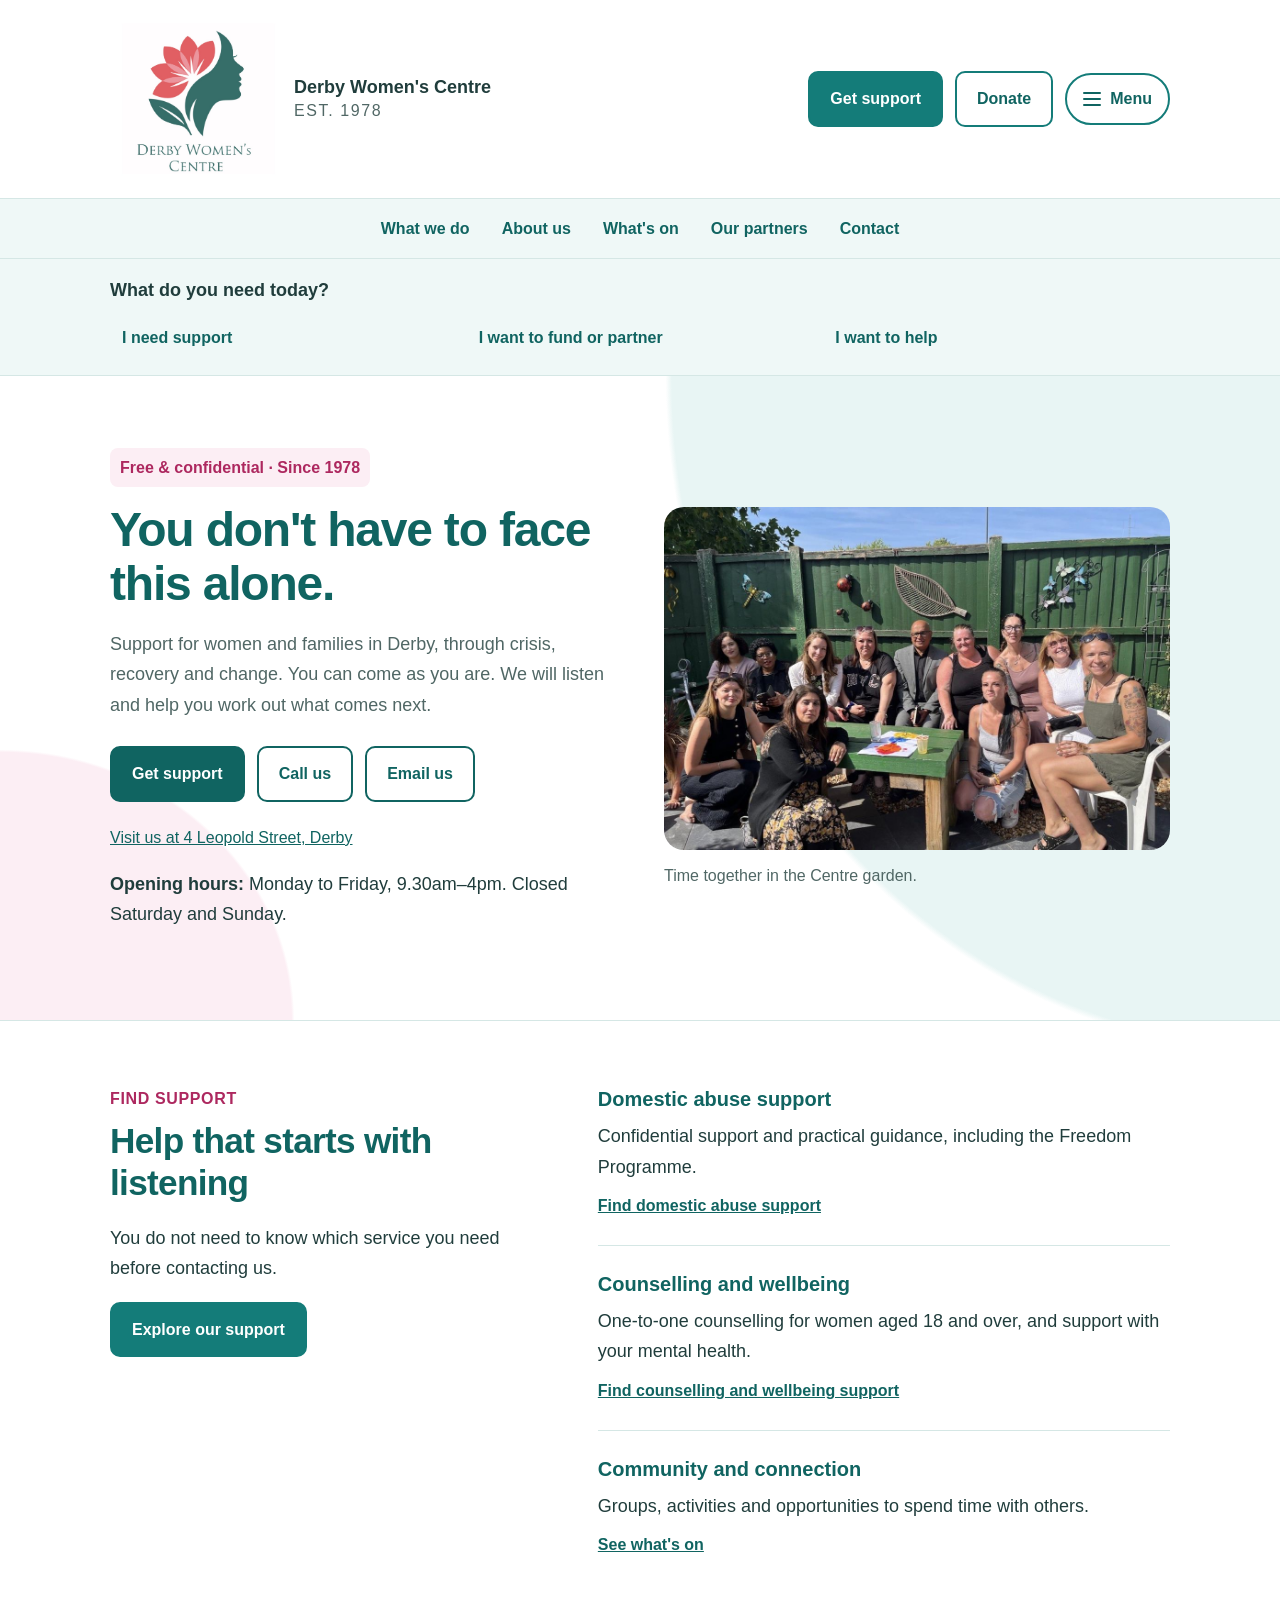
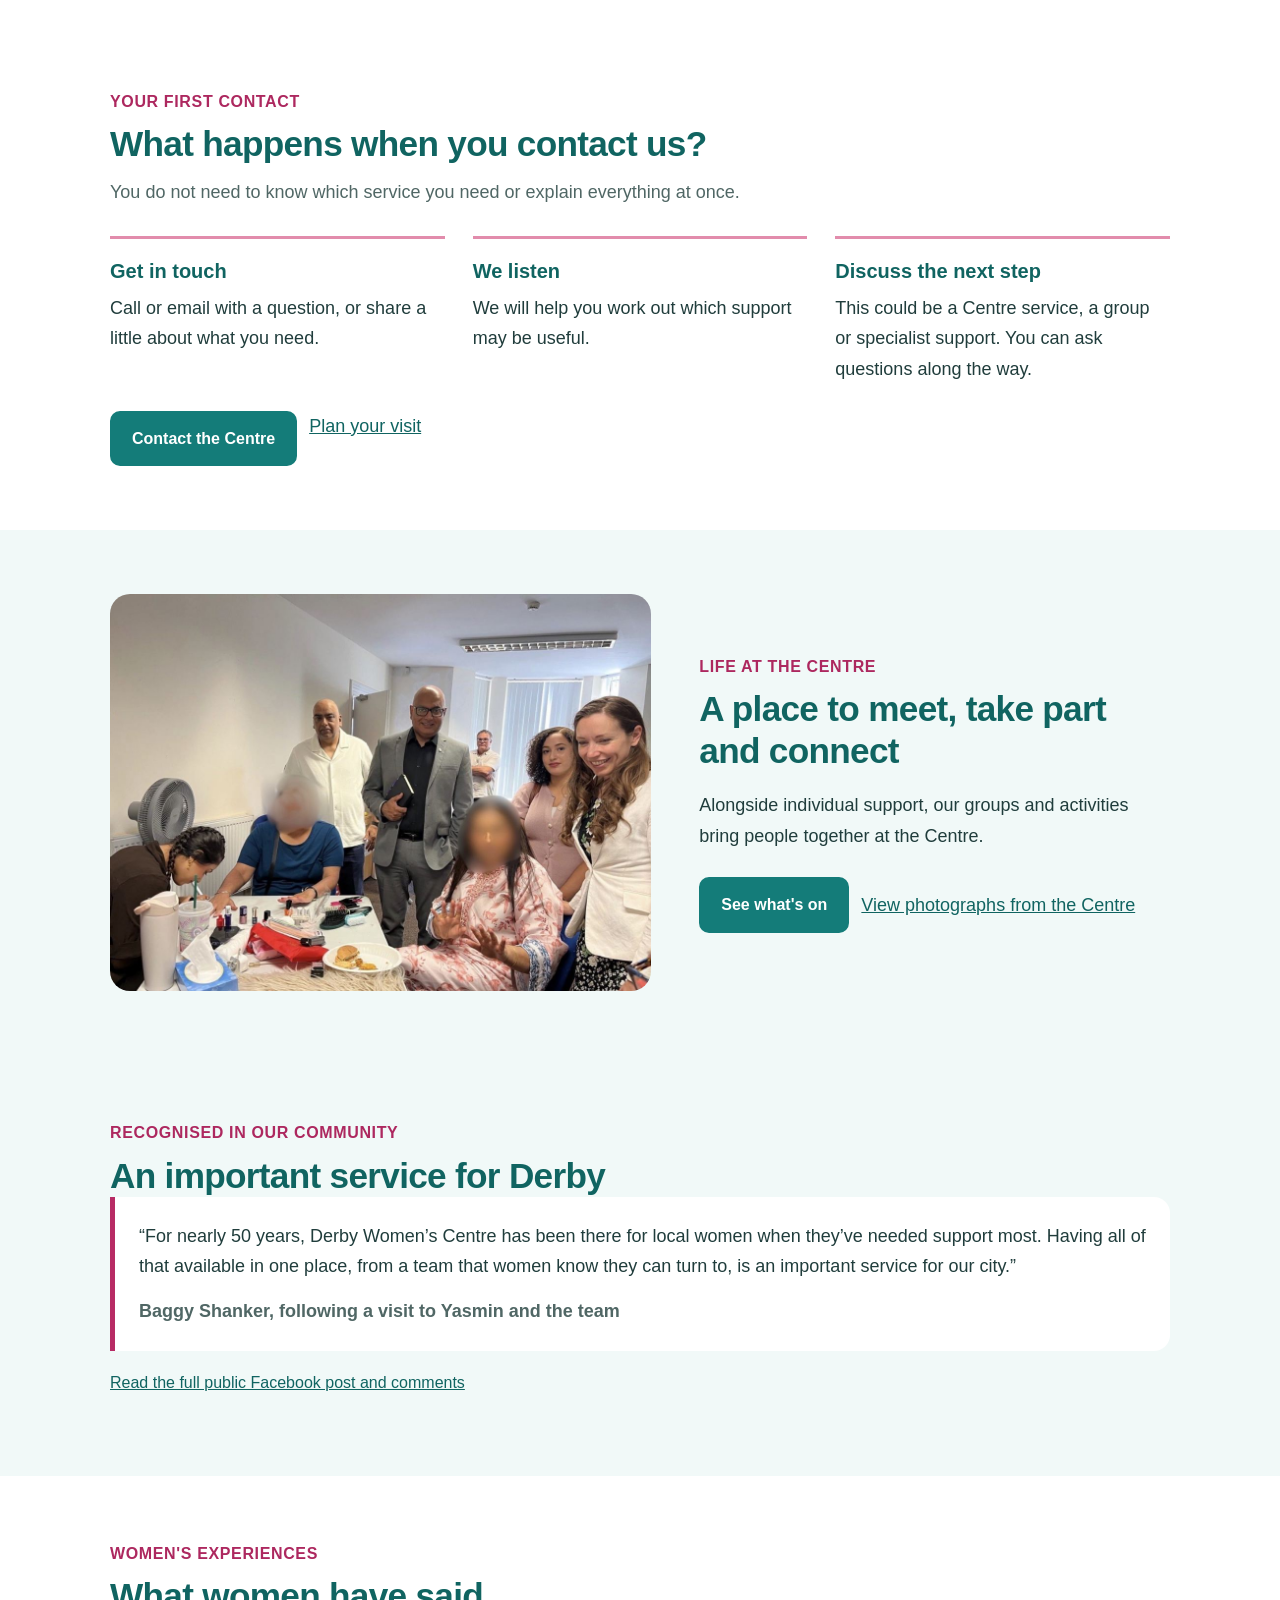
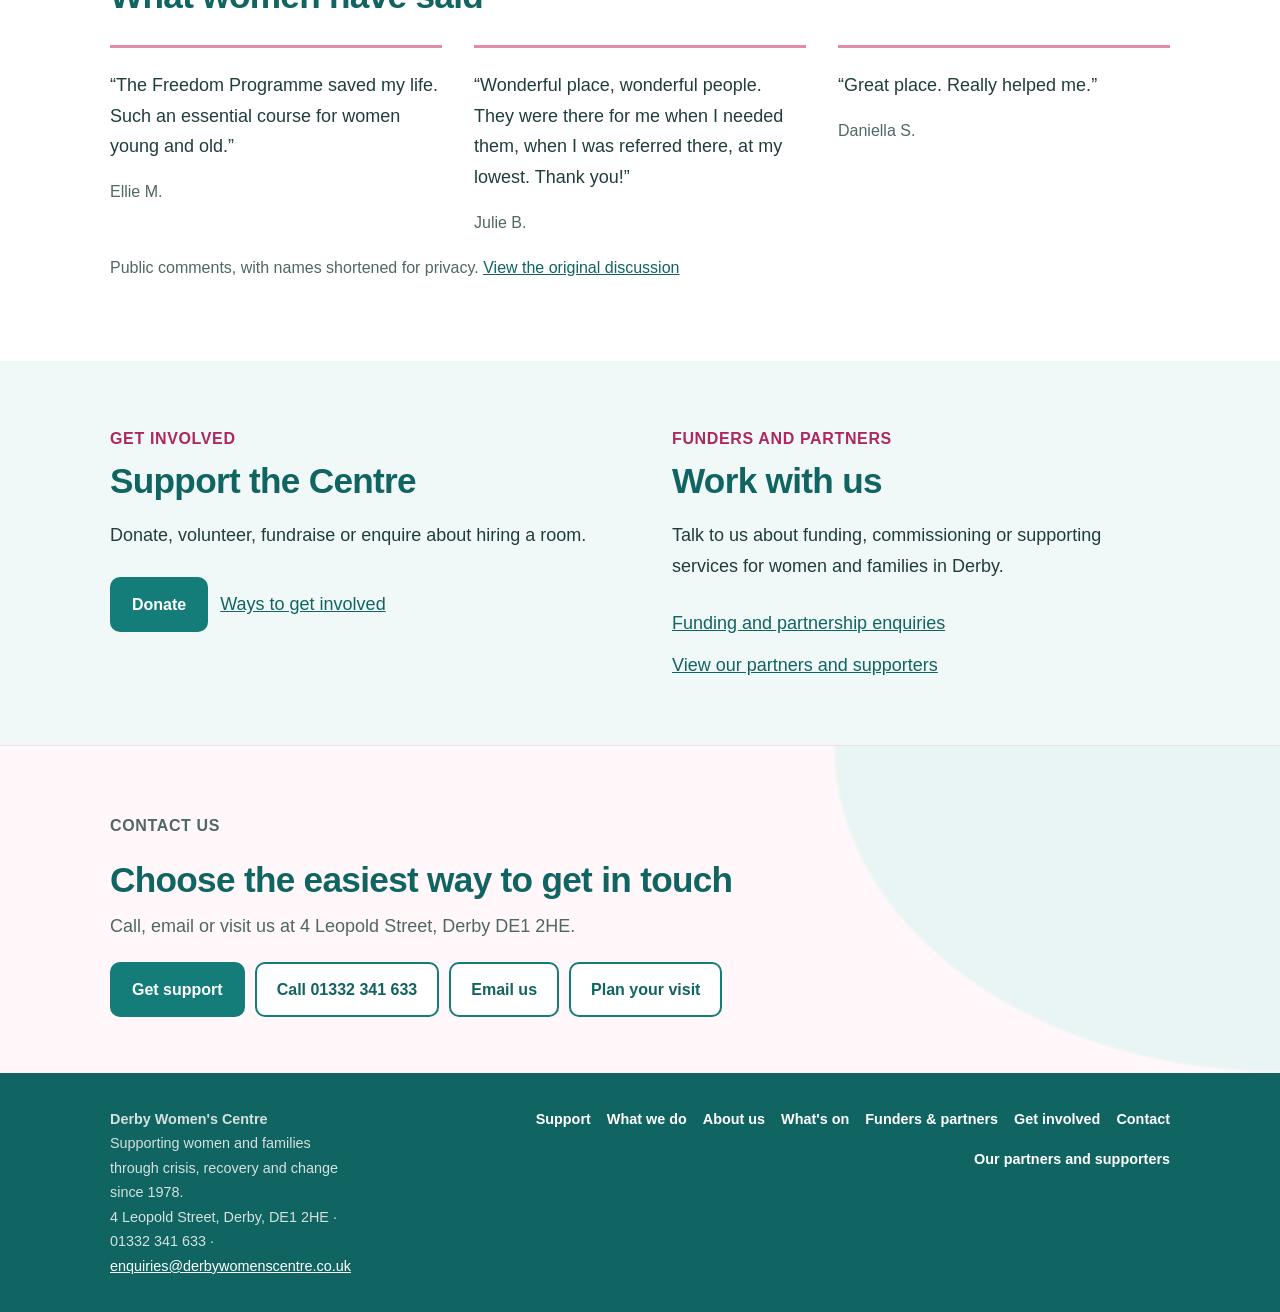
<file: index.html>
<!DOCTYPE html>

<html lang="en">
<head>
<meta charset="utf-8"/>
<meta content="width=device-width, initial-scale=1" name="viewport"/>
<meta content="Free and confidential support for women and families in Derby through crisis, recovery and change. Derby Women's Centre has served the city since 1978." name="description"/>
<meta content="#3c7771" name="theme-color"/>
<title>Derby Women's Centre | Support, Recovery &amp; Community</title>
<style>
:root {
  --teal:#2f6f69;
  --teal-dark:#214f4b;
  --coral:#b8444f;
  --cream:#fbf8f4;
  --soft:#f4f7f6;
  --ink:#172523;
  --muted:#53635f;
  --line:#d9e0de;
  --white:#ffffff;
  --focus:#8b2f3b;
  --radius:18px;
}
* { box-sizing:border-box; }
html { scroll-behavior:smooth; }
body {
  margin:0;
  background:var(--white);
  color:var(--ink);
  font-family:Arial, Helvetica, sans-serif;
  font-size:18px;
  line-height:1.7;
  overflow-x:hidden;
}
img { max-width:100%; height:auto; display:block; }
a { color:var(--teal-dark); }
a:focus, button:focus, summary:focus {
  outline:4px solid var(--focus);
  outline-offset:4px;
}
.container {
  width:min(1060px, calc(100% - 32px));
  margin:auto;
}
.skip-link {
  position:absolute;
  left:-9999px;
}
.skip-link:focus {
  left:16px;
  top:16px;
  z-index:1000;
  background:#fff;
  padding:10px 14px;
  border-radius:8px;
}

header {
  background:#fff;
  border-bottom:1px solid var(--line);
}
.header-inner {
  min-height:84px;
  display:flex;
  align-items:center;
  justify-content:space-between;
  gap:24px;
}
.brand {
  display:flex;
  align-items:center;
  gap:14px;
  text-decoration:none;
  color:var(--ink);
  min-width:0;
}
.brand img {
  width:74px;
  height:74px;
  object-fit:contain;
  object-position:center;
  flex:0 0 auto;
}
.brand-copy {
  display:flex;
  flex-direction:column;
  line-height:1.15;
}
.brand-copy strong {
  font-size:1rem;
}
.brand-copy span {
  margin-top:4px;
  color:var(--muted);
  font-size:.72rem;
  letter-spacing:.1em;
}
.header-actions {
  display:flex;
  align-items:center;
  gap:10px;
}
.nav-link {
  text-decoration:none;
  font-weight:700;
  font-size:.9rem;
}
.button {
  display:inline-flex;
  align-items:center;
  justify-content:center;
  min-height:50px;
  padding:12px 20px;
  border-radius:999px;
  background:var(--teal);
  border:2px solid var(--teal);
  color:#fff;
  text-decoration:none;
  font-weight:700;
  text-align:center;
}
.button:hover { background:var(--teal-dark); border-color:var(--teal-dark); }
.button.secondary {
  background:#fff;
  color:var(--teal-dark);
}
.button.soft {
  background:var(--cream);
  color:var(--teal-dark);
  border-color:var(--line);
}
.button.light {
  background:#fff;
  color:var(--teal-dark);
  border-color:#fff;
}
.button.light:hover {
  background:var(--cream);
  color:var(--teal-dark);
  border-color:var(--cream);
}

.start-strip {
  background:var(--soft);
  border-bottom:1px solid var(--line);
}
.start-inner {
  padding:16px 0;
}
.start-inner p {
  margin:0 0 10px;
  font-weight:700;
}
.start-choices {
  display:grid;
  grid-template-columns:repeat(3,1fr);
  gap:10px;
}
.start-choice {
  display:block;
  padding:14px 16px;
  border:1px solid var(--line);
  border-radius:14px;
  background:#fff;
  text-decoration:none;
  font-weight:700;
}
.start-choice small {
  display:block;
  margin-top:4px;
  color:var(--muted);
  font-weight:400;
}

.hero {
  padding:58px 0 44px;
}
.badge {
  display:inline-block;
  margin-bottom:16px;
  padding:6px 10px;
  border-radius:999px;
  background:#fdebed;
  color:#7c2e37;
  font-size:.82rem;
  font-weight:700;
}
h1,h2,h3 {
  margin:0;
  line-height:1.25;
}
h1 {
  max-width:780px;
  font-size:clamp(2.4rem, 6vw, 4.4rem);
}
h2 {
  font-size:clamp(1.8rem, 4vw, 2.8rem);
}
h3 {
  font-size:1.2rem;
}
.hero-copy {
  max-width:760px;
}
.lead {
  margin:18px 0 0;
  color:var(--muted);
  max-width:68ch;
}
.hero-actions {
  display:flex;
  gap:12px;
  flex-wrap:wrap;
  margin-top:26px;
}
.quick-contact {
  margin-top:26px;
  padding:18px;
  border:1px solid var(--line);
  border-radius:16px;
  background:var(--cream);
}
.quick-contact strong {
  display:block;
  margin-bottom:6px;
}
.quick-contact p {
  margin:0;
}
.quick-contact a {
  font-weight:700;
}

.section {
  padding:64px 0;
  border-top:1px solid var(--line);
}
.section.soft {
  background:var(--cream);
}
.section-head {
  max-width:760px;
  margin-bottom:28px;
}
.label {
  margin:0 0 8px;
  color:var(--coral);
  font-size:.8rem;
  font-weight:700;
  letter-spacing:.08em;
  text-transform:uppercase;
}
.section-head p:last-child {
  margin:12px 0 0;
  color:var(--muted);
  max-width:68ch;
}

.card-grid {
  display:grid;
  grid-template-columns:repeat(3,1fr);
  gap:16px;
}
.card {
  padding:22px;
  border:1px solid var(--line);
  border-radius:var(--radius);
  background:#fff;
}
.card p {
  margin:10px 0 0;
  color:var(--muted);
}
.card strong.step {
  display:block;
  margin-bottom:8px;
  color:var(--coral);
  font-size:.8rem;
  letter-spacing:.06em;
}

.quote {
  padding:34px 0;
  background:var(--teal-dark);
  color:#fff;
}
.quote blockquote {
  margin:0;
  max-width:800px;
  font-size:1.25rem;
  line-height:1.6;
}
.quote cite {
  display:block;
  margin-top:12px;
  color:#dce9e7;
  font-style:normal;
  font-size:.9rem;
}

.support-layout {
  display:grid;
  grid-template-columns:1.2fr 1fr;
  gap:16px;
}
.feature {
  background:#fff6f6;
  border-color:#efc6ca;
}
.feature .button {
  margin-top:18px;
}
.mini-stack {
  display:grid;
  gap:12px;
}
.notice {
  margin-top:16px;
  padding:18px;
  border-left:5px solid var(--coral);
  background:#fff8f8;
  border-radius:12px;
}
.notice strong {
  display:block;
  margin-bottom:4px;
}

details {
  margin-top:14px;
  border:1px solid var(--line);
  border-radius:14px;
  background:#fff;
}
summary {
  cursor:pointer;
  padding:16px 18px;
  font-weight:700;
}
.details-body {
  padding:0 18px 18px;
  color:var(--muted);
}
.details-body p {
  margin:0 0 12px;
}
.stats {
  display:grid;
  grid-template-columns:repeat(5,1fr);
  gap:10px;
  margin-top:22px;
}
.stat {
  padding:18px 12px;
  border:1px solid var(--line);
  border-radius:14px;
  background:#fff;
  text-align:center;
}
.stat strong {
  display:block;
  color:var(--teal-dark);
  font-size:1.4rem;
}
.stat span {
  display:block;
  margin-top:5px;
  color:var(--muted);
  font-size:.8rem;
  line-height:1.4;
}

.event-list {
  display:grid;
  gap:12px;
}
.event {
  display:grid;
  grid-template-columns:180px 1fr auto;
  gap:18px;
  align-items:start;
  padding:18px;
  border:1px solid var(--line);
  border-radius:14px;
  background:#fff;
}
.event-date {
  font-weight:700;
  color:var(--coral);
}
.event p {
  margin:6px 0 0;
  color:var(--muted);
}

.partner {
  padding:24px;
  border-radius:18px;
  background:var(--teal-dark);
  color:#fff;
}
.partner p {
  margin:10px 0 18px;
  color:#e1ecea;
  max-width:70ch;
}
.partner-actions {
  display:flex;
  gap:10px;
  flex-wrap:wrap;
}

.community-feature {
  display:grid;
  grid-template-columns:minmax(0, 1fr);
  gap:28px;
  align-items:center;
}
.community-photo {
  width:100%;
  height:auto;
  display:block;
  border-radius:18px;
  border:1px solid var(--line);
}
.community-quote {
  margin:0;
  padding:24px;
  border-left:5px solid var(--coral);
  border-radius:0 16px 16px 0;
  background:#fff;
}
.community-quote p { margin:0 0 14px; }
.community-quote cite { color:var(--muted); font-style:normal; font-weight:700; }
.review-grid {
  display:grid;
  grid-template-columns:repeat(3, minmax(0, 1fr));
  gap:16px;
}
.review-card {
  display:flex;
  flex-direction:column;
  gap:14px;
  padding:22px;
  border:1px solid var(--line);
  border-radius:16px;
  background:#fff;
}
.review-card blockquote { margin:0; font-size:1.02rem; }
.review-card footer { margin-top:auto; padding:0; background:transparent; color:var(--muted); }
.review-source { margin-top:18px; font-size:.92rem; color:var(--muted); }

.footer-cta {
  padding:52px 0;
  background:var(--cream);
}
.footer-cta p {
  margin:10px 0 20px;
  color:var(--muted);
  max-width:65ch;
}
.footer-actions {
  display:flex;
  gap:10px;
  flex-wrap:wrap;
}

footer {
  padding:34px 0;
  background:#203b38;
  color:#edf5f4;
}
.footer-simple {
  display:grid;
  grid-template-columns:1fr auto;
  gap:24px;
  align-items:start;
}
.footer-simple p {
  margin:0;
  max-width:700px;
  color:#d4e1df;
  font-size:.9rem;
}
.footer-simple a {
  color:#fff;
}
.footer-links {
  display:flex;
  gap:16px;
  flex-wrap:wrap;
  justify-content:flex-end;
}
.footer-links a {
  color:#fff;
  font-weight:700;
  text-decoration:none;
  font-size:.9rem;
}

.mobile-help {
  display:none;
}


.menu-wrap {
  position:relative;
}
.menu-button {
  display:inline-flex;
  align-items:center;
  justify-content:center;
  gap:9px;
  min-height:46px;
  padding:10px 16px;
  border:2px solid var(--teal);
  border-radius:999px;
  background:#fff;
  color:var(--teal-dark);
  font:inherit;
  font-size:.9rem;
  font-weight:700;
  cursor:pointer;
}
.menu-icon {
  width:18px;
  height:14px;
  position:relative;
  display:inline-block;
}
.menu-icon::before,
.menu-icon::after,
.menu-icon span {
  content:"";
  position:absolute;
  left:0;
  width:18px;
  height:2px;
  border-radius:2px;
  background:currentColor;
}
.menu-icon::before { top:0; }
.menu-icon span { top:6px; }
.menu-icon::after { top:12px; }
.dropdown-menu {
  display:none;
  position:absolute;
  right:0;
  top:calc(100% + 10px);
  width:min(310px, calc(100vw - 28px));
  padding:10px;
  border:1px solid var(--line);
  border-radius:16px;
  background:#fff;
  box-shadow:0 18px 45px rgba(33,79,75,.16);
  z-index:200;
}
.dropdown-menu.open { display:block; }
.dropdown-menu a {
  display:block;
  padding:12px 14px;
  border-radius:10px;
  color:var(--ink);
  text-decoration:none;
  font-weight:700;
}
.dropdown-menu a:hover,
.dropdown-menu a:focus {
  background:var(--soft);
}
.dropdown-menu .menu-support {
  background:var(--teal);
  color:#fff;
  margin-bottom:5px;
}
.dropdown-menu .menu-support:hover,
.dropdown-menu .menu-support:focus {
  background:var(--teal-dark);
}

@media (max-width:900px) {
  .header-actions .nav-link { display:none; }
  .card-grid { grid-template-columns:1fr; }
  .community-feature, .review-grid { grid-template-columns:1fr; }
  .support-layout { grid-template-columns:1fr; }
  .stats { grid-template-columns:repeat(3,1fr); }
  .event { grid-template-columns:1fr; gap:8px; }
  .event .button { width:fit-content; }
  .footer-simple { grid-template-columns:1fr; }
  .footer-links { justify-content:flex-start; }
}
@media (max-width:700px) {
  body { font-size:17px; }
  .container { width:min(100% - 24px,1060px); }
  .brand img { width:60px; height:60px; }
  .brand-copy strong { font-size:.9rem; }
  .header-actions .button { padding:10px 14px; min-height:42px; }
  .start-choices { grid-template-columns:1fr; }
  .hero { padding:42px 0 34px; }
  h1 { font-size:2.4rem; }
  .hero-actions, .footer-actions, .partner-actions { flex-direction:column; }
  .hero-actions .button, .footer-actions .button, .partner-actions .button { width:100%; }
  .stats { grid-template-columns:1fr 1fr; }
  .section { padding:52px 0; }
  .mobile-help {
    display:block;
    position:fixed;
    left:0; right:0; bottom:0;
    z-index:100;
    padding:10px 12px calc(10px + env(safe-area-inset-bottom));
    background:#fff;
    border-top:1px solid var(--line);
  }
  .mobile-help a {
    display:block;
    padding:13px 16px;
    border-radius:999px;
    background:var(--teal);
    color:#fff;
    text-align:center;
    text-decoration:none;
    font-weight:700;
  }
  footer { padding-bottom:94px; }
}
@media (prefers-reduced-motion:reduce) {
  html { scroll-behavior:auto; }
  * { animation:none !important; transition:none !important; }
}

.visit-photo { margin:0; }
.visit-photo img { width:100%; height:auto; border-radius:18px; }
.visit-photo figcaption { margin-top:12px; color:var(--muted); font-size:1rem; }
.visit-grid { display:grid; grid-template-columns:repeat(2,minmax(0,1fr)); gap:28px; align-items:start; }
.visit-link { display:inline-block; margin-top:18px; font-weight:700; }
@media(max-width:700px) { .visit-grid { grid-template-columns:1fr; } }
</style>
<link href="centre-theme.css" rel="stylesheet"/></head>
<body class="home-page">
<a class="skip-link" href="#main">Skip to main content</a>
<header>
<div class="container header-inner">
<a aria-current="page" aria-label="Derby Women's Centre home" class="brand" href="#top">
<img alt="Derby Women's Centre logo" src="[data-uri]"/>
<span class="brand-copy">
<strong>Derby Women's Centre</strong>
<span>EST. 1978</span>
</span>
</a>
<div class="header-actions">
<a class="button header-support" href="find-support.html">Get support</a>
<div class="menu-wrap">
<button aria-controls="siteMenu" aria-expanded="false" class="menu-button" id="menuButton" type="button">
<span aria-hidden="true" class="menu-icon"><span></span></span>
          Menu
        </button>
<nav aria-label="Website menu" class="dropdown-menu" id="siteMenu">
<a class="menu-support" href="find-support.html">Find support</a>
<a href="what-we-do.html">What we do</a>
<a href="about-us.html">About us</a>
<a href="whats-on.html">What's on</a><a href="funders-partners.html">For funders &amp; partners</a>
<a href="get-involved.html">Get involved</a>
<a href="contact.html">Contact us</a>
<a href="our-partners.html">Our partners and supporters</a></nav>
</div>
<a class="button secondary header-donate" href="https://www.gofundme.com/f/be-their-lifeline-dwc" rel="noopener" target="_blank">Donate</a>
</div>
</div>
<nav class="desktop-nav" aria-label="Main navigation"><a href="what-we-do.html">What we do</a><a href="about-us.html">About us</a><a href="whats-on.html">What's on</a><a href="our-partners.html">Our partners</a><a href="contact.html">Contact</a></nav>
</header>
<section aria-label="Choose what you need" class="start-strip">
<div class="container start-inner">
<p>What do you need today?</p>
<div class="start-choices">
<a class="start-choice" href="find-support.html">I need support<small>Find the right help for you</small></a>
<a class="start-choice" href="funders-partners.html">I want to fund or partner<small>See our impact and partnership route</small></a>
<a class="start-choice" href="#involved">I want to help<small>Donate, volunteer or fundraise</small></a>
</div>
</div>
</section>
<main id="main">
<section class="hero" id="top"><div class="container home-hero">
<div class="hero-copy"><span class="badge">Free &amp; confidential · Since 1978</span>
<h1>You don't have to face this alone.</h1>
<p class="lead">Support for women and families in Derby, through crisis, recovery and change. You can come as you are. We will listen and help you work out what comes next.</p>
<div class="hero-actions"><a class="button" href="find-support.html">Get support</a><a class="button secondary" href="tel:01332341633">Call us</a><a class="button secondary" href="mailto:enquiries@derbywomenscentre.co.uk">Email us</a></div>
<p class="home-address"><a href="contact.html">Visit us at 4 Leopold Street, Derby</a></p>
<p class="home-hours"><strong>Opening hours:</strong> Monday to Friday, 9.30am–4pm. Closed Saturday and Sunday.</p></div>
<figure class="home-hero-photo"><img src="images/garden-group.jpg" alt="A group gathered around a table in the Centre garden" width="1290" height="876" fetchpriority="high" decoding="async"><figcaption>Time together in the Centre garden.</figcaption></figure>
</div></section>
<section class="section" id="support"><div class="container home-support">
<div><p class="label">Find support</p><h2>Help that starts with listening</h2><p>You do not need to know which service you need before contacting us.</p><a class="button" href="find-support.html">Explore our support</a></div>
<div class="home-support-list">
<article><h3>Domestic abuse support</h3><p>Confidential support and practical guidance, including the Freedom Programme.</p><a href="find-support.html">Find domestic abuse support</a></article>
<article><h3>Counselling and wellbeing</h3><p>One-to-one counselling for women aged 18 and over, and support with your mental health.</p><a href="find-support.html">Find counselling and wellbeing support</a></article>
<article><h3>Community and connection</h3><p>Groups, activities and opportunities to spend time with others.</p><a href="whats-on.html">See what's on</a></article>
</div></div></section>
<section class="section" id="first-contact"><div class="container">
<div class="section-head"><p class="label">Your first contact</p><h2>What happens when you contact us?</h2><p>You do not need to know which service you need or explain everything at once.</p></div>
<div class="contact-steps">
<article><h3>Get in touch</h3><p>Call or email with a question, or share a little about what you need.</p></article>
<article><h3>We listen</h3><p>We will help you work out which support may be useful.</p></article>
<article><h3>Discuss the next step</h3><p>This could be a Centre service, a group or specialist support. You can ask questions along the way.</p></article>
</div><div class="hero-actions"><a class="button" href="contact.html">Contact the Centre</a><a href="contact.html#visit">Plan your visit</a></div>
</div></section>
<section class="section soft" id="whats-on"><div class="container home-community">
<figure class="home-community-photo"><img src="images/indoor-activity.jpg" alt="An activity session inside Derby Women's Centre" width="1290" height="947" loading="lazy" decoding="async"></figure>
<div><p class="label">Life at the Centre</p><h2>A place to meet, take part and connect</h2><p>Alongside individual support, our groups and activities bring people together at the Centre.</p><div class="hero-actions"><a class="button" href="whats-on.html">See what's on</a><a href="centre-visit.html">View photographs from the Centre</a></div></div>
</div></section>
<section aria-labelledby="community-recognition-title" class="section soft">
<div class="container community-feature">

<div>
<p class="label">Recognised in our community</p>
<h2 id="community-recognition-title">An important service for Derby</h2>
<blockquote class="community-quote">
<p>“For nearly 50 years, Derby Women’s Centre has been there for local women when they’ve needed support most. Having all of that available in one place, from a team that women know they can turn to, is an important service for our city.”</p>
<cite>Baggy Shanker, following a visit to Yasmin and the team</cite>
</blockquote>
<p class="review-source"><a href="https://www.facebook.com/share/p/1BogHa5h95/?mibextid=wwXIfr" rel="noopener noreferrer" target="_blank">Read the full public Facebook post and comments</a></p>
</div>
</div>
</section>
<section class="section" id="stories" aria-labelledby="reviews-title"><div class="container">
<div class="section-head"><p class="label">Women's experiences</p><h2 id="reviews-title">What women have said</h2></div>
<div class="home-quotes">
<figure><blockquote>“The Freedom Programme saved my life. Such an essential course for women young and old.”</blockquote><figcaption>Ellie M.</figcaption></figure>
<figure><blockquote>“Wonderful place, wonderful people. They were there for me when I needed them, when I was referred there, at my lowest. Thank you!”</blockquote><figcaption>Julie B.</figcaption></figure>
<figure><blockquote>“Great place. Really helped me.”</blockquote><figcaption>Daniella S.</figcaption></figure>
</div><p class="review-source">Public comments, with names shortened for privacy. <a href="https://www.facebook.com/share/p/1BogHa5h95/?mibextid=wwXIfr" target="_blank" rel="noopener noreferrer">View the original discussion</a></p>
</div></section>
<section class="section soft" id="involved"><div class="container home-contribute">
<div><p class="label">Get involved</p><h2>Support the Centre</h2><p>Donate, volunteer, fundraise or enquire about hiring a room.</p><div class="hero-actions"><a class="button" href="https://www.gofundme.com/f/be-their-lifeline-dwc" target="_blank" rel="noopener">Donate</a><a href="get-involved.html">Ways to get involved</a></div></div>
<div id="funders"><p class="label">Funders and partners</p><h2>Work with us</h2><p>Talk to us about funding, commissioning or supporting services for women and families in Derby.</p><div class="hero-actions"><a href="funders-partners.html">Funding and partnership enquiries</a><a href="our-partners.html">View our partners and supporters</a></div></div>
</div></section>
<section class="footer-cta" id="contact"><div class="container">
<p class="label">Contact us</p><h2>Choose the easiest way to get in touch</h2><p>Call, email or visit us at 4 Leopold Street, Derby DE1 2HE.</p><div class="footer-actions"><a class="button" href="find-support.html">Get support</a><a class="button secondary" href="tel:01332341633">Call 01332 341 633</a><a class="button secondary" href="mailto:enquiries@derbywomenscentre.co.uk">Email us</a><a class="button secondary" href="contact.html">Plan your visit</a></div>
</div></section></main>
<footer>
<div class="container footer-simple">
<p><strong>Derby Women's Centre</strong><br/>
    Supporting women and families through crisis, recovery and change since 1978.<br/>
    4 Leopold Street, Derby, DE1 2HE · 01332 341 633 · <a href="mailto:enquiries@derbywomenscentre.co.uk?subject=General%20enquiry%20%E2%80%93%20Derby%20Women%27s%20Centre&amp;body=Hello%20Derby%20Women%27s%20Centre%2C%0A%0AI%20would%20like%20to%20make%20an%20enquiry%20about%3A%0A%0A%5BPlease%20add%20details%20here%5D%0A%0AMy%20preferred%20way%20to%20be%20contacted%20is%3A%0A%0AThank%20you.">enquiries@derbywomenscentre.co.uk</a></p>
<div class="footer-links"><a href="find-support.html">Support</a><a href="what-we-do.html">What we do</a><a href="about-us.html">About us</a><a href="whats-on.html">What's on</a><a href="funders-partners.html">Funders &amp; partners</a><a href="get-involved.html">Get involved</a><a href="contact.html">Contact</a><a href="our-partners.html">Our partners and supporters</a></div>
</div>
</footer>
<div class="mobile-help">
<a href="mailto:enquiries@derbywomenscentre.co.uk?subject=Website%20enquiry%20%E2%80%93%20Derby%20Women%27s%20Centre&amp;body=Name%3A%0A%0AContact%20details%3A%0A%0AEnquiry%3A%0A">Send an Enquiry</a>
</div>
<script>
(function () {
  const button = document.getElementById('menuButton');
  const menu = document.getElementById('siteMenu');

  function closeMenu() {
    menu.classList.remove('open');
    button.setAttribute('aria-expanded', 'false');
  }

  button.addEventListener('click', function () {
    const open = menu.classList.toggle('open');
    button.setAttribute('aria-expanded', String(open));
  });

  menu.querySelectorAll('a').forEach(function (link) {
    link.addEventListener('click', closeMenu);
  });

  document.addEventListener('click', function (event) {
    if (!event.target.closest('.menu-wrap')) closeMenu();
  });

  document.addEventListener('keydown', function (event) {
    if (event.key === 'Escape') {
      closeMenu();
      button.focus();
    }
  });
})();
</script>
</body>
</html>
</file>
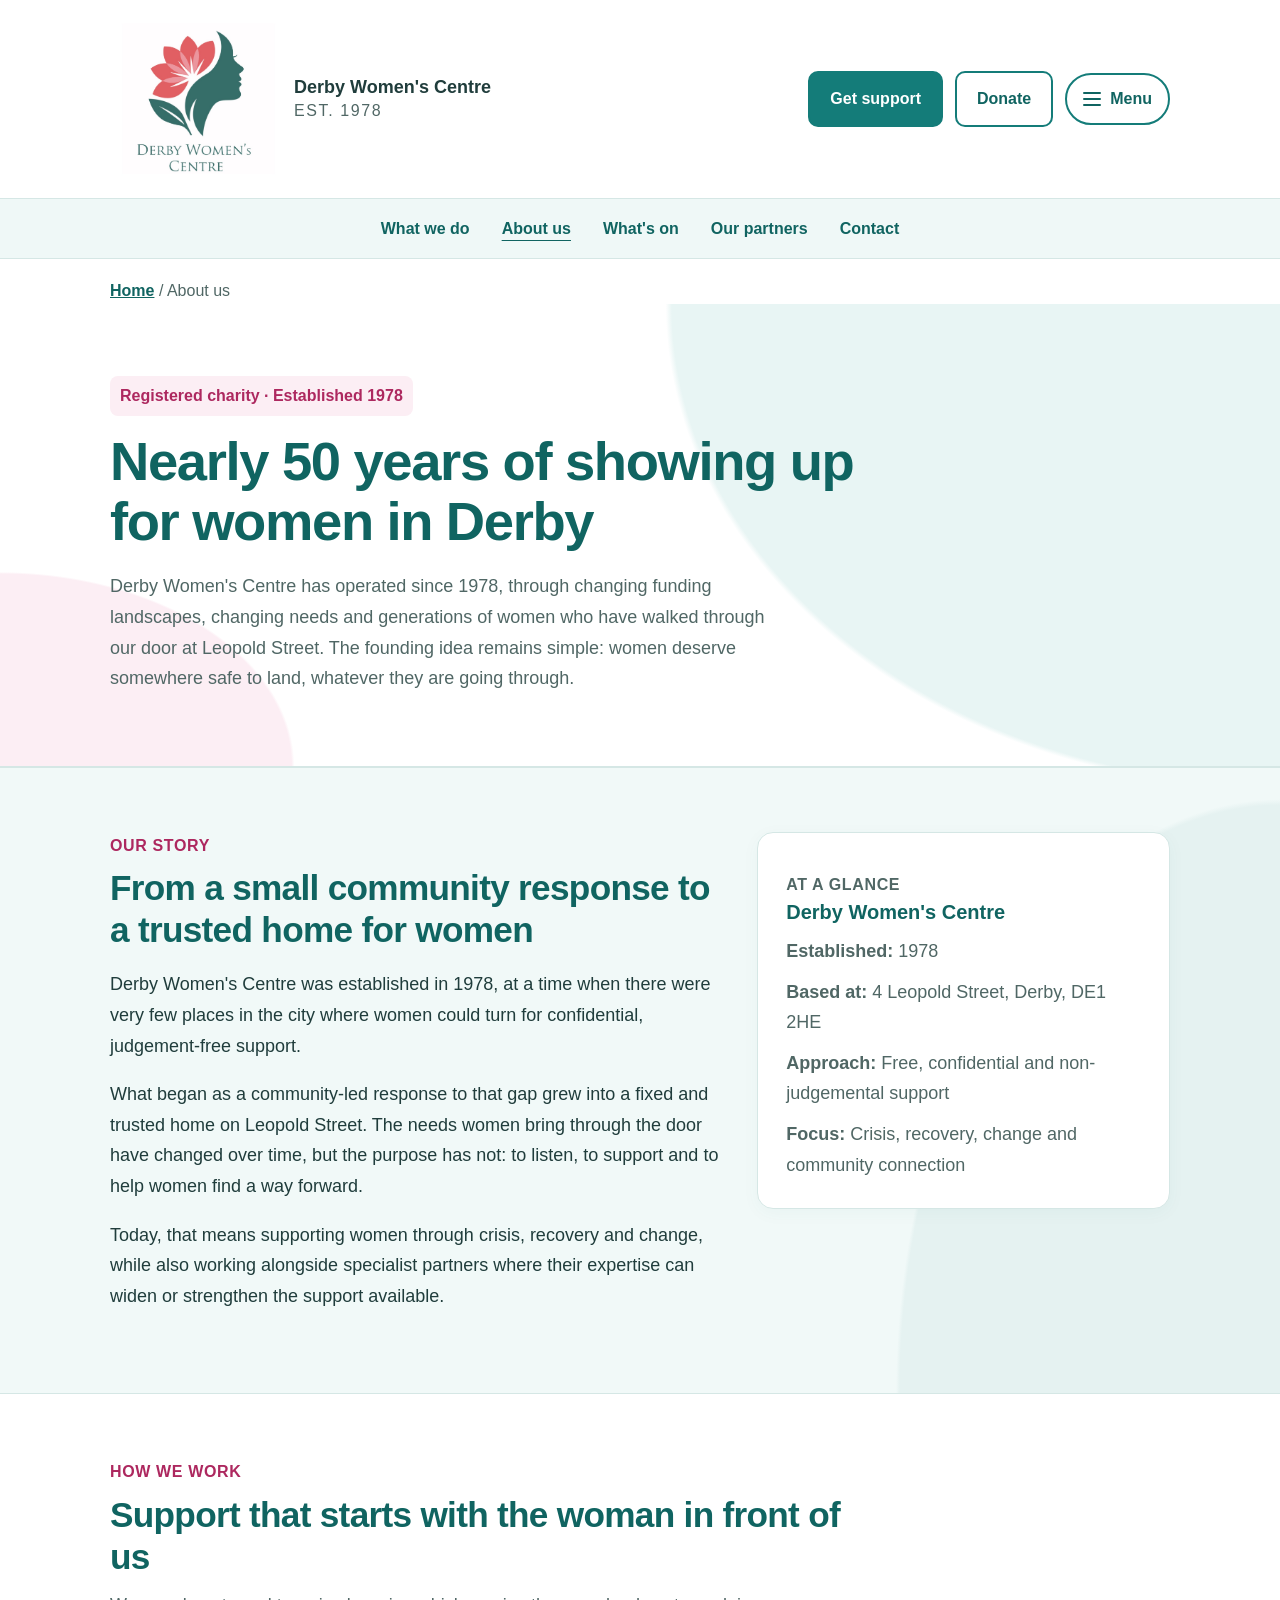
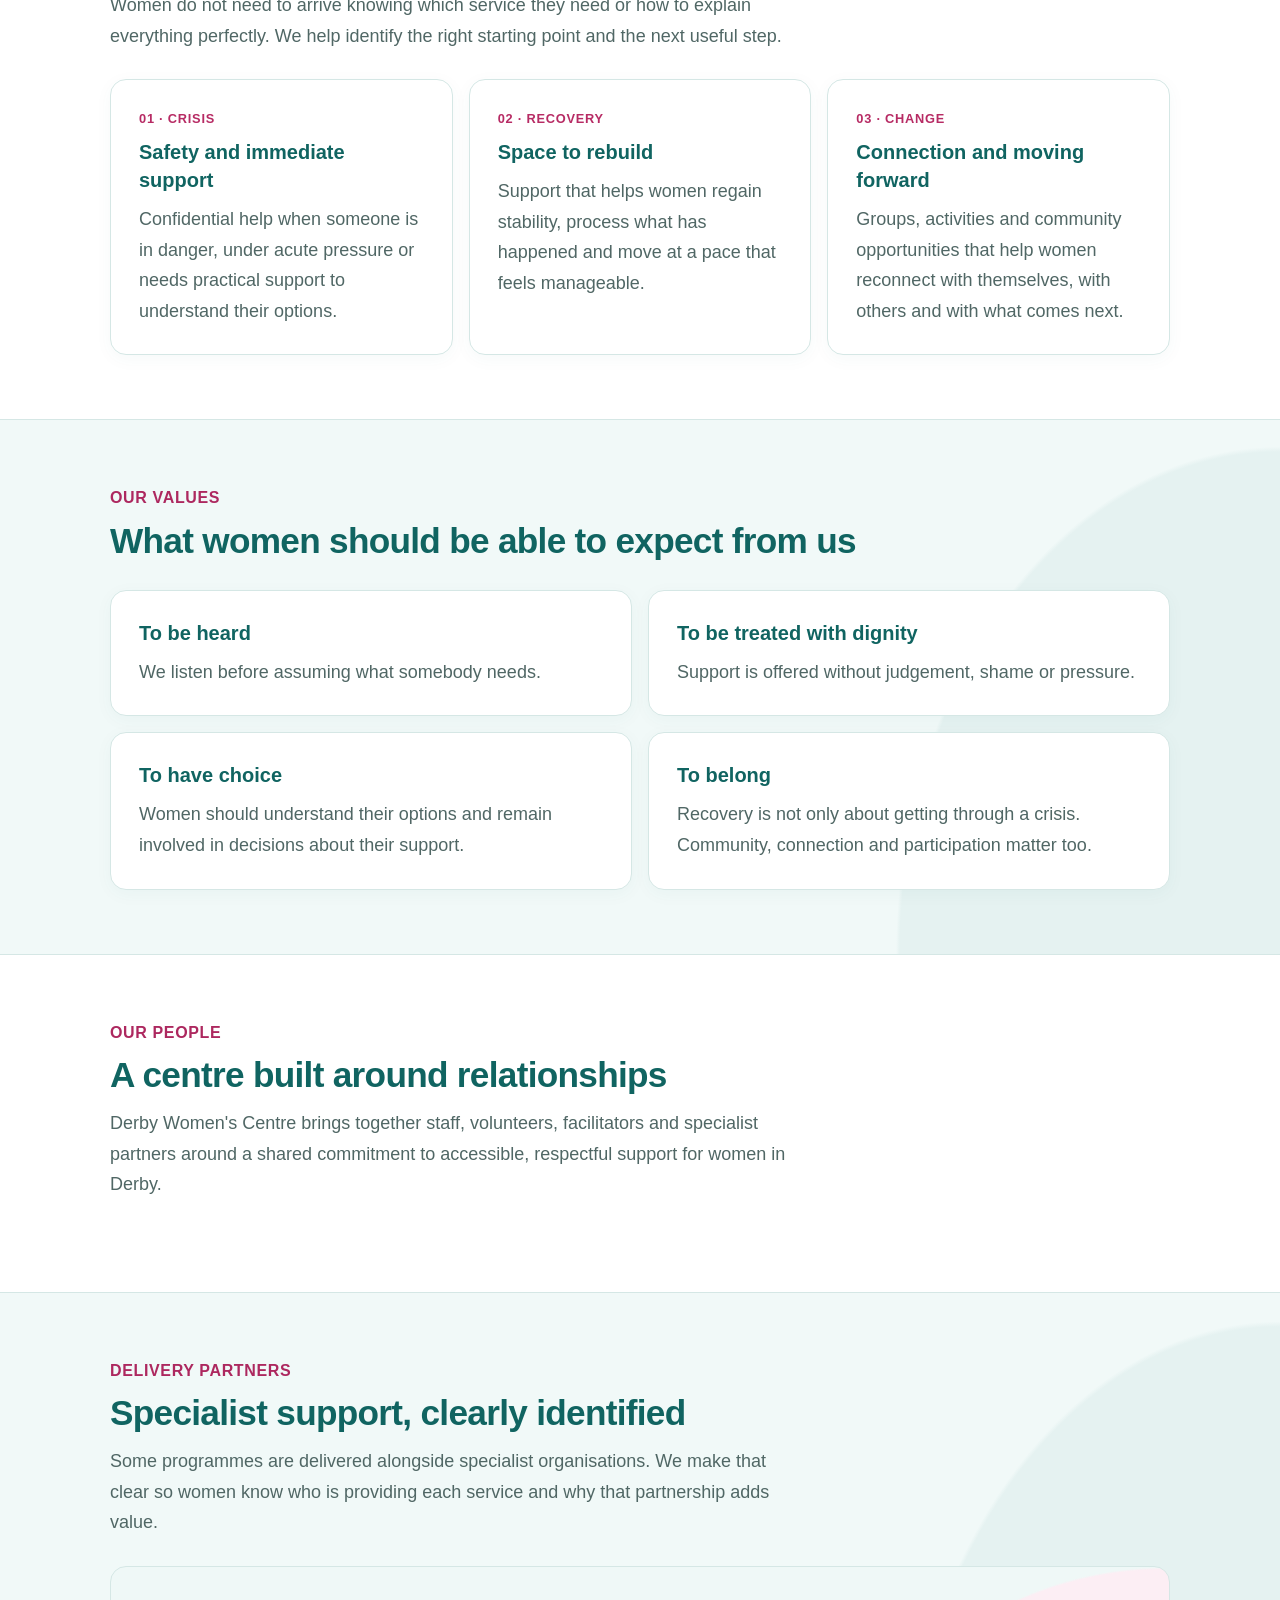
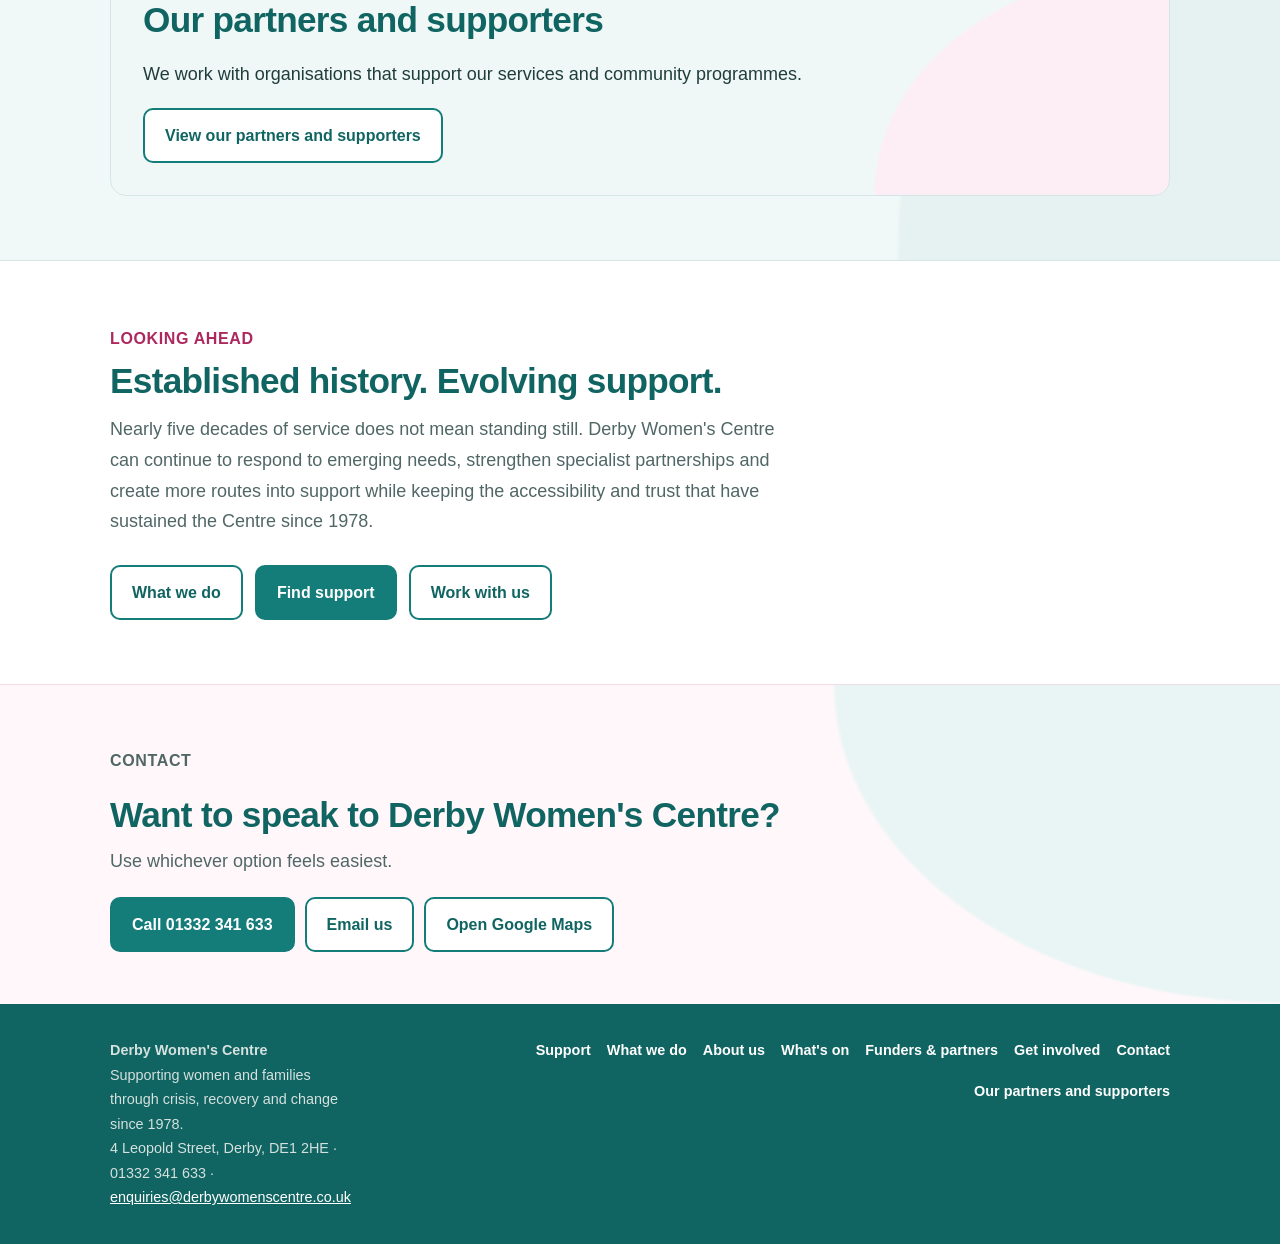
<file: about-us.html>
<!DOCTYPE html>

<html lang="en">
<head>
<meta charset="utf-8"/>
<meta content="width=device-width, initial-scale=1" name="viewport"/>
<meta content="Learn about Derby Women's Centre, established in 1978, its women-centred approach, values, community role and specialist delivery partnerships." name="description"/>
<meta content="#3c7771" name="theme-color"/>
<title>About Us | Derby Women's Centre</title>
<style>
:root {
  --teal:#2f6f69;
  --teal-dark:#214f4b;
  --coral:#b8444f;
  --cream:#fbf8f4;
  --soft:#f4f7f6;
  --ink:#172523;
  --muted:#53635f;
  --line:#d9e0de;
  --white:#ffffff;
  --focus:#8b2f3b;
  --radius:18px;
}
* { box-sizing:border-box; }
html { scroll-behavior:smooth; }
body {
  margin:0;
  background:var(--white);
  color:var(--ink);
  font-family:Arial, Helvetica, sans-serif;
  font-size:18px;
  line-height:1.7;
  overflow-x:hidden;
}
img { max-width:100%; height:auto; display:block; }
a { color:var(--teal-dark); }
a:focus, button:focus, summary:focus {
  outline:4px solid var(--focus);
  outline-offset:4px;
}
.container {
  width:min(1060px, calc(100% - 32px));
  margin:auto;
}
.skip-link {
  position:absolute;
  left:-9999px;
}
.skip-link:focus {
  left:16px;
  top:16px;
  z-index:1000;
  background:#fff;
  padding:10px 14px;
  border-radius:8px;
}

header {
  background:#fff;
  border-bottom:1px solid var(--line);
}
.header-inner {
  min-height:84px;
  display:flex;
  align-items:center;
  justify-content:space-between;
  gap:24px;
}
.brand {
  display:flex;
  align-items:center;
  gap:14px;
  text-decoration:none;
  color:var(--ink);
  min-width:0;
}
.brand img {
  width:74px;
  height:74px;
  object-fit:contain;
  object-position:center;
  flex:0 0 auto;
}
.brand-copy {
  display:flex;
  flex-direction:column;
  line-height:1.15;
}
.brand-copy strong {
  font-size:1rem;
}
.brand-copy span {
  margin-top:4px;
  color:var(--muted);
  font-size:.72rem;
  letter-spacing:.1em;
}
.header-actions {
  display:flex;
  align-items:center;
  gap:10px;
}
.nav-link {
  text-decoration:none;
  font-weight:700;
  font-size:.9rem;
}
.button {
  display:inline-flex;
  align-items:center;
  justify-content:center;
  min-height:50px;
  padding:12px 20px;
  border-radius:999px;
  background:var(--teal);
  border:2px solid var(--teal);
  color:#fff;
  text-decoration:none;
  font-weight:700;
  text-align:center;
}
.button:hover { background:var(--teal-dark); border-color:var(--teal-dark); }
.button.secondary {
  background:#fff;
  color:var(--teal-dark);
}
.button.soft {
  background:var(--cream);
  color:var(--teal-dark);
  border-color:var(--line);
}
.button.light {
  background:#fff;
  color:var(--teal-dark);
  border-color:#fff;
}
.button.light:hover {
  background:var(--cream);
  color:var(--teal-dark);
  border-color:var(--cream);
}

.start-strip {
  background:var(--soft);
  border-bottom:1px solid var(--line);
}
.start-inner {
  padding:16px 0;
}
.start-inner p {
  margin:0 0 10px;
  font-weight:700;
}
.start-choices {
  display:grid;
  grid-template-columns:repeat(3,1fr);
  gap:10px;
}
.start-choice {
  display:block;
  padding:14px 16px;
  border:1px solid var(--line);
  border-radius:14px;
  background:#fff;
  text-decoration:none;
  font-weight:700;
}
.start-choice small {
  display:block;
  margin-top:4px;
  color:var(--muted);
  font-weight:400;
}

.hero {
  padding:58px 0 44px;
}
.badge {
  display:inline-block;
  margin-bottom:16px;
  padding:6px 10px;
  border-radius:999px;
  background:#fdebed;
  color:#7c2e37;
  font-size:.82rem;
  font-weight:700;
}
h1,h2,h3 {
  margin:0;
  line-height:1.25;
}
h1 {
  max-width:780px;
  font-size:clamp(2.4rem, 6vw, 4.4rem);
}
h2 {
  font-size:clamp(1.8rem, 4vw, 2.8rem);
}
h3 {
  font-size:1.2rem;
}
.hero-copy {
  max-width:760px;
}
.lead {
  margin:18px 0 0;
  color:var(--muted);
  max-width:68ch;
}
.hero-actions {
  display:flex;
  gap:12px;
  flex-wrap:wrap;
  margin-top:26px;
}
.quick-contact {
  margin-top:26px;
  padding:18px;
  border:1px solid var(--line);
  border-radius:16px;
  background:var(--cream);
}
.quick-contact strong {
  display:block;
  margin-bottom:6px;
}
.quick-contact p {
  margin:0;
}
.quick-contact a {
  font-weight:700;
}

.section {
  padding:64px 0;
  border-top:1px solid var(--line);
}
.section.soft {
  background:var(--cream);
}
.section-head {
  max-width:760px;
  margin-bottom:28px;
}
.label {
  margin:0 0 8px;
  color:var(--coral);
  font-size:.8rem;
  font-weight:700;
  letter-spacing:.08em;
  text-transform:uppercase;
}
.section-head p:last-child {
  margin:12px 0 0;
  color:var(--muted);
  max-width:68ch;
}

.card-grid {
  display:grid;
  grid-template-columns:repeat(3,1fr);
  gap:16px;
}
.card {
  padding:22px;
  border:1px solid var(--line);
  border-radius:var(--radius);
  background:#fff;
}
.card p {
  margin:10px 0 0;
  color:var(--muted);
}
.card strong.step {
  display:block;
  margin-bottom:8px;
  color:var(--coral);
  font-size:.8rem;
  letter-spacing:.06em;
}

.quote {
  padding:34px 0;
  background:var(--teal-dark);
  color:#fff;
}
.quote blockquote {
  margin:0;
  max-width:800px;
  font-size:1.25rem;
  line-height:1.6;
}
.quote cite {
  display:block;
  margin-top:12px;
  color:#dce9e7;
  font-style:normal;
  font-size:.9rem;
}

.support-layout {
  display:grid;
  grid-template-columns:1.2fr 1fr;
  gap:16px;
}
.feature {
  background:#fff6f6;
  border-color:#efc6ca;
}
.feature .button {
  margin-top:18px;
}
.mini-stack {
  display:grid;
  gap:12px;
}
.notice {
  margin-top:16px;
  padding:18px;
  border-left:5px solid var(--coral);
  background:#fff8f8;
  border-radius:12px;
}
.notice strong {
  display:block;
  margin-bottom:4px;
}

details {
  margin-top:14px;
  border:1px solid var(--line);
  border-radius:14px;
  background:#fff;
}
summary {
  cursor:pointer;
  padding:16px 18px;
  font-weight:700;
}
.details-body {
  padding:0 18px 18px;
  color:var(--muted);
}
.details-body p {
  margin:0 0 12px;
}
.stats {
  display:grid;
  grid-template-columns:repeat(5,1fr);
  gap:10px;
  margin-top:22px;
}
.stat {
  padding:18px 12px;
  border:1px solid var(--line);
  border-radius:14px;
  background:#fff;
  text-align:center;
}
.stat strong {
  display:block;
  color:var(--teal-dark);
  font-size:1.4rem;
}
.stat span {
  display:block;
  margin-top:5px;
  color:var(--muted);
  font-size:.8rem;
  line-height:1.4;
}

.event-list {
  display:grid;
  gap:12px;
}
.event {
  display:grid;
  grid-template-columns:180px 1fr auto;
  gap:18px;
  align-items:start;
  padding:18px;
  border:1px solid var(--line);
  border-radius:14px;
  background:#fff;
}
.event-date {
  font-weight:700;
  color:var(--coral);
}
.event p {
  margin:6px 0 0;
  color:var(--muted);
}

.partner {
  padding:24px;
  border-radius:18px;
  background:var(--teal-dark);
  color:#fff;
}
.partner p {
  margin:10px 0 18px;
  color:#e1ecea;
  max-width:70ch;
}
.partner-actions {
  display:flex;
  gap:10px;
  flex-wrap:wrap;
}

.footer-cta {
  padding:52px 0;
  background:var(--cream);
}
.footer-cta p {
  margin:10px 0 20px;
  color:var(--muted);
  max-width:65ch;
}
.footer-actions {
  display:flex;
  gap:10px;
  flex-wrap:wrap;
}

footer {
  padding:34px 0;
  background:#203b38;
  color:#edf5f4;
}
.footer-simple {
  display:grid;
  grid-template-columns:1fr auto;
  gap:24px;
  align-items:start;
}
.footer-simple p {
  margin:0;
  max-width:700px;
  color:#d4e1df;
  font-size:.9rem;
}
.footer-simple a {
  color:#fff;
}
.footer-links {
  display:flex;
  gap:16px;
  flex-wrap:wrap;
  justify-content:flex-end;
}
.footer-links a {
  color:#fff;
  font-weight:700;
  text-decoration:none;
  font-size:.9rem;
}

.mobile-help {
  display:none;
}


.menu-wrap {
  position:relative;
}
.menu-button {
  display:inline-flex;
  align-items:center;
  justify-content:center;
  gap:9px;
  min-height:46px;
  padding:10px 16px;
  border:2px solid var(--teal);
  border-radius:999px;
  background:#fff;
  color:var(--teal-dark);
  font:inherit;
  font-size:.9rem;
  font-weight:700;
  cursor:pointer;
}
.menu-icon {
  width:18px;
  height:14px;
  position:relative;
  display:inline-block;
}
.menu-icon::before,
.menu-icon::after,
.menu-icon span {
  content:"";
  position:absolute;
  left:0;
  width:18px;
  height:2px;
  border-radius:2px;
  background:currentColor;
}
.menu-icon::before { top:0; }
.menu-icon span { top:6px; }
.menu-icon::after { top:12px; }
.dropdown-menu {
  display:none;
  position:absolute;
  right:0;
  top:calc(100% + 10px);
  width:min(310px, calc(100vw - 28px));
  padding:10px;
  border:1px solid var(--line);
  border-radius:16px;
  background:#fff;
  box-shadow:0 18px 45px rgba(33,79,75,.16);
  z-index:200;
}
.dropdown-menu.open { display:block; }
.dropdown-menu a {
  display:block;
  padding:12px 14px;
  border-radius:10px;
  color:var(--ink);
  text-decoration:none;
  font-weight:700;
}
.dropdown-menu a:hover,
.dropdown-menu a:focus {
  background:var(--soft);
}
.dropdown-menu .menu-support {
  background:var(--teal);
  color:#fff;
  margin-bottom:5px;
}
.dropdown-menu .menu-support:hover,
.dropdown-menu .menu-support:focus {
  background:var(--teal-dark);
}

@media (max-width:900px) {
  .header-actions .nav-link { display:none; }
  .card-grid { grid-template-columns:1fr; }
  .support-layout { grid-template-columns:1fr; }
  .stats { grid-template-columns:repeat(3,1fr); }
  .event { grid-template-columns:1fr; gap:8px; }
  .event .button { width:fit-content; }
  .footer-simple { grid-template-columns:1fr; }
  .footer-links { justify-content:flex-start; }
}
@media (max-width:700px) {
  body { font-size:17px; }
  .container { width:min(100% - 24px,1060px); }
  .brand img { width:60px; height:60px; }
  .brand-copy strong { font-size:.9rem; }
  .header-actions .button { padding:10px 14px; min-height:42px; }
  .start-choices { grid-template-columns:1fr; }
  .hero { padding:42px 0 34px; }
  h1 { font-size:2.4rem; }
  .hero-actions, .footer-actions, .partner-actions { flex-direction:column; }
  .hero-actions .button, .footer-actions .button, .partner-actions .button { width:100%; }
  .stats { grid-template-columns:1fr 1fr; }
  .section { padding:52px 0; }
  .mobile-help {
    display:block;
    position:fixed;
    left:0; right:0; bottom:0;
    z-index:100;
    padding:10px 12px calc(10px + env(safe-area-inset-bottom));
    background:#fff;
    border-top:1px solid var(--line);
  }
  .mobile-help a {
    display:block;
    padding:13px 16px;
    border-radius:999px;
    background:var(--teal);
    color:#fff;
    text-align:center;
    text-decoration:none;
    font-weight:700;
  }
  footer { padding-bottom:94px; }
}
@media (prefers-reduced-motion:reduce) {
  html { scroll-behavior:auto; }
  * { animation:none !important; transition:none !important; }
}

.breadcrumb { padding:18px 0 0; font-size:.88rem; color:var(--muted); }
.breadcrumb a { font-weight:700; }
.two-col { display:grid; grid-template-columns:1.2fr .8fr; gap:28px; align-items:start; }
.value-grid { display:grid; grid-template-columns:repeat(2,1fr); gap:16px; }
.timeline { display:grid; gap:14px; margin-top:24px; }
.timeline-item { border-left:4px solid var(--coral); padding:4px 0 4px 18px; }
.timeline-item strong { color:var(--teal-dark); }
.partner-card { padding:24px; border:1px solid var(--line); border-radius:var(--radius); background:#fff; }
@media (max-width:800px) { .two-col,.value-grid { grid-template-columns:1fr; } }
</style>
<link href="centre-theme.css" rel="stylesheet"/></head>
<body>
<a class="skip-link" href="#main">Skip to main content</a>
<header>
<div class="container header-inner">
<a aria-label="Derby Women's Centre home" class="brand" href="index.html">
<img alt="Derby Women's Centre logo" src="[data-uri]"/>
<span class="brand-copy"><strong>Derby Women's Centre</strong><span>EST. 1978</span></span>
</a>
<div class="header-actions">
<a class="button header-support" href="find-support.html">Get support</a>
<div class="menu-wrap">
<button aria-controls="siteMenu" aria-expanded="false" class="menu-button" id="menuButton" type="button">
<span aria-hidden="true" class="menu-icon"><span></span></span> Menu
        </button>
<nav aria-label="Website menu" class="dropdown-menu" id="siteMenu">
<a class="menu-support" href="find-support.html">Find support</a>
<a href="what-we-do.html">What we do</a>
<a aria-current="page" href="about-us.html">About us</a>
<a href="whats-on.html">What's on</a><a href="funders-partners.html">For funders &amp; partners</a>
<a href="get-involved.html">Get involved</a>
<a href="contact.html">Contact us</a>
<a href="our-partners.html">Our partners and supporters</a></nav>
</div>
<a class="button secondary header-donate" href="https://www.gofundme.com/f/be-their-lifeline-dwc" rel="noopener" target="_blank">Donate</a>
</div>
</div>
<nav class="desktop-nav" aria-label="Main navigation"><a href="what-we-do.html">What we do</a><a aria-current="page" href="about-us.html">About us</a><a href="whats-on.html">What's on</a><a href="our-partners.html">Our partners</a><a href="contact.html">Contact</a></nav>
</header>
<main id="main">
<div class="container breadcrumb"><a href="index.html">Home</a> / About us</div>
<section class="hero">
<div class="container">
<div class="hero-copy">
<span class="badge">Registered charity · Established 1978</span>
<h1>Nearly 50 years of showing up for women in Derby</h1>
<p class="lead">Derby Women's Centre has operated since 1978, through changing funding landscapes, changing needs and generations of women who have walked through our door at Leopold Street. The founding idea remains simple: women deserve somewhere safe to land, whatever they are going through.</p>
</div>
</div>
</section>
<section class="section soft">
<div class="container two-col">
<div>
<p class="label">Our story</p>
<h2>From a small community response to a trusted home for women</h2>
<p>Derby Women's Centre was established in 1978, at a time when there were very few places in the city where women could turn for confidential, judgement-free support.</p>
<p>What began as a community-led response to that gap grew into a fixed and trusted home on Leopold Street. The needs women bring through the door have changed over time, but the purpose has not: to listen, to support and to help women find a way forward.</p>
<p>Today, that means supporting women through crisis, recovery and change, while also working alongside specialist partners where their expertise can widen or strengthen the support available.</p>
</div>
<aside class="card">
<p class="label">At a glance</p>
<h3>Derby Women's Centre</h3>
<p><strong>Established:</strong> 1978</p>
<p><strong>Based at:</strong> 4 Leopold Street, Derby, DE1 2HE</p>
<p><strong>Approach:</strong> Free, confidential and non-judgemental support</p>
<p><strong>Focus:</strong> Crisis, recovery, change and community connection</p>
</aside>
</div>
</section>
<section class="section">
<div class="container">
<div class="section-head">
<p class="label">How we work</p>
<h2>Support that starts with the woman in front of us</h2>
<p>Women do not need to arrive knowing which service they need or how to explain everything perfectly. We help identify the right starting point and the next useful step.</p>
</div>
<div class="card-grid">
<article class="card"><strong class="step">01 · CRISIS</strong><h3>Safety and immediate support</h3><p>Confidential help when someone is in danger, under acute pressure or needs practical support to understand their options.</p></article>
<article class="card"><strong class="step">02 · RECOVERY</strong><h3>Space to rebuild</h3><p>Support that helps women regain stability, process what has happened and move at a pace that feels manageable.</p></article>
<article class="card"><strong class="step">03 · CHANGE</strong><h3>Connection and moving forward</h3><p>Groups, activities and community opportunities that help women reconnect with themselves, with others and with what comes next.</p></article>
</div>
</div>
</section>
<section class="section soft">
<div class="container">
<div class="section-head">
<p class="label">Our values</p>
<h2>What women should be able to expect from us</h2>
</div>
<div class="value-grid">
<article class="card"><h3>To be heard</h3><p>We listen before assuming what somebody needs.</p></article>
<article class="card"><h3>To be treated with dignity</h3><p>Support is offered without judgement, shame or pressure.</p></article>
<article class="card"><h3>To have choice</h3><p>Women should understand their options and remain involved in decisions about their support.</p></article>
<article class="card"><h3>To belong</h3><p>Recovery is not only about getting through a crisis. Community, connection and participation matter too.</p></article>
</div>
</div>
</section>
<section class="section">
<div class="container">
<div class="section-head">
<p class="label">Our people</p>
<h2>A centre built around relationships</h2>
<p>Derby Women's Centre brings together staff, volunteers, facilitators and specialist partners around a shared commitment to accessible, respectful support for women in Derby.</p>
</div>
</div>
</section>
<section class="section soft">
<div class="container">
<div class="section-head">
<p class="label">Delivery partners</p>
<h2>Specialist support, clearly identified</h2>
<p>Some programmes are delivered alongside specialist organisations. We make that clear so women know who is providing each service and why that partnership adds value.</p>
</div>
<div class="partner-summary"><h2>Our partners and supporters</h2><p>We work with organisations that support our services and community programmes.</p><a class="button secondary" href="our-partners.html">View our partners and supporters</a></div>
</div>
</section>
<section class="section">
<div class="container">
<div class="section-head">
<p class="label">Looking ahead</p>
<h2>Established history. Evolving support.</h2>
<p>Nearly five decades of service does not mean standing still. Derby Women's Centre can continue to respond to emerging needs, strengthen specialist partnerships and create more routes into support while keeping the accessibility and trust that have sustained the Centre since 1978.</p>
</div>
<div class="hero-actions">
<a class="button secondary" href="what-we-do.html">What we do</a><a class="button" href="find-support.html">Find support</a>
<a class="button secondary" href="funders-partners.html">Work with us</a>
</div>
</div>
</section>
<section class="footer-cta" id="contact">
<div class="container">
<p class="label">Contact</p>
<h2>Want to speak to Derby Women's Centre?</h2>
<p>Use whichever option feels easiest.</p>
<div class="footer-actions">
<a class="button" href="tel:01332341633">Call 01332 341 633</a>
<a class="button secondary" href="mailto:enquiries@derbywomenscentre.co.uk?subject=General%20enquiry%20%E2%80%93%20Derby%20Women%27s%20Centre&amp;body=Hello%20Derby%20Women%27s%20Centre%2C%0A%0AI%20would%20like%20to%20make%20an%20enquiry%20about%3A%0A%0A%5BPlease%20add%20details%20here%5D%0A%0AMy%20preferred%20way%20to%20be%20contacted%20is%3A%0A%0AThank%20you.">Email us</a>
<a class="button secondary" href="https://www.google.com/maps/dir/?api=1&amp;destination=4+Leopold+Street,+Derby,+DE1+2HE" rel="noopener" target="_blank">Open Google Maps</a>
</div>
</div>
</section>
</main>
<footer>
<div class="container footer-simple">
<p><strong>Derby Women's Centre</strong><br/>Supporting women and families through crisis, recovery and change since 1978.<br/>4 Leopold Street, Derby, DE1 2HE · 01332 341 633 · <a href="mailto:enquiries@derbywomenscentre.co.uk?subject=General%20enquiry%20%E2%80%93%20Derby%20Women%27s%20Centre&amp;body=Hello%20Derby%20Women%27s%20Centre%2C%0A%0AI%20would%20like%20to%20make%20an%20enquiry%20about%3A%0A%0A%5BPlease%20add%20details%20here%5D%0A%0AMy%20preferred%20way%20to%20be%20contacted%20is%3A%0A%0AThank%20you.">enquiries@derbywomenscentre.co.uk</a></p>
<div class="footer-links"><a href="find-support.html">Support</a><a href="what-we-do.html">What we do</a><a href="about-us.html">About us</a><a href="whats-on.html">What's on</a><a href="funders-partners.html">Funders &amp; partners</a><a href="get-involved.html">Get involved</a><a href="contact.html">Contact</a><a href="our-partners.html">Our partners and supporters</a></div>
</div>
</footer>
<div class="mobile-help"><a href="mailto:enquiries@derbywomenscentre.co.uk?subject=Website%20enquiry%20%E2%80%93%20Derby%20Women%27s%20Centre&amp;body=Name%3A%0A%0AContact%20details%3A%0A%0AEnquiry%3A%0A">Send an Enquiry</a></div>
<script>
(function () {
  const button = document.getElementById('menuButton');
  const menu = document.getElementById('siteMenu');
  function closeMenu() { menu.classList.remove('open'); button.setAttribute('aria-expanded','false'); }
  button.addEventListener('click', function () { const open = menu.classList.toggle('open'); button.setAttribute('aria-expanded',String(open)); });
  menu.querySelectorAll('a').forEach(function(link) { link.addEventListener('click', closeMenu); });
  document.addEventListener('click', function(event) { if (!event.target.closest('.menu-wrap')) closeMenu(); });
  document.addEventListener('keydown', function(event) { if (event.key === 'Escape') { closeMenu(); button.focus(); } });
})();
</script>
</body>
</html>
</file>
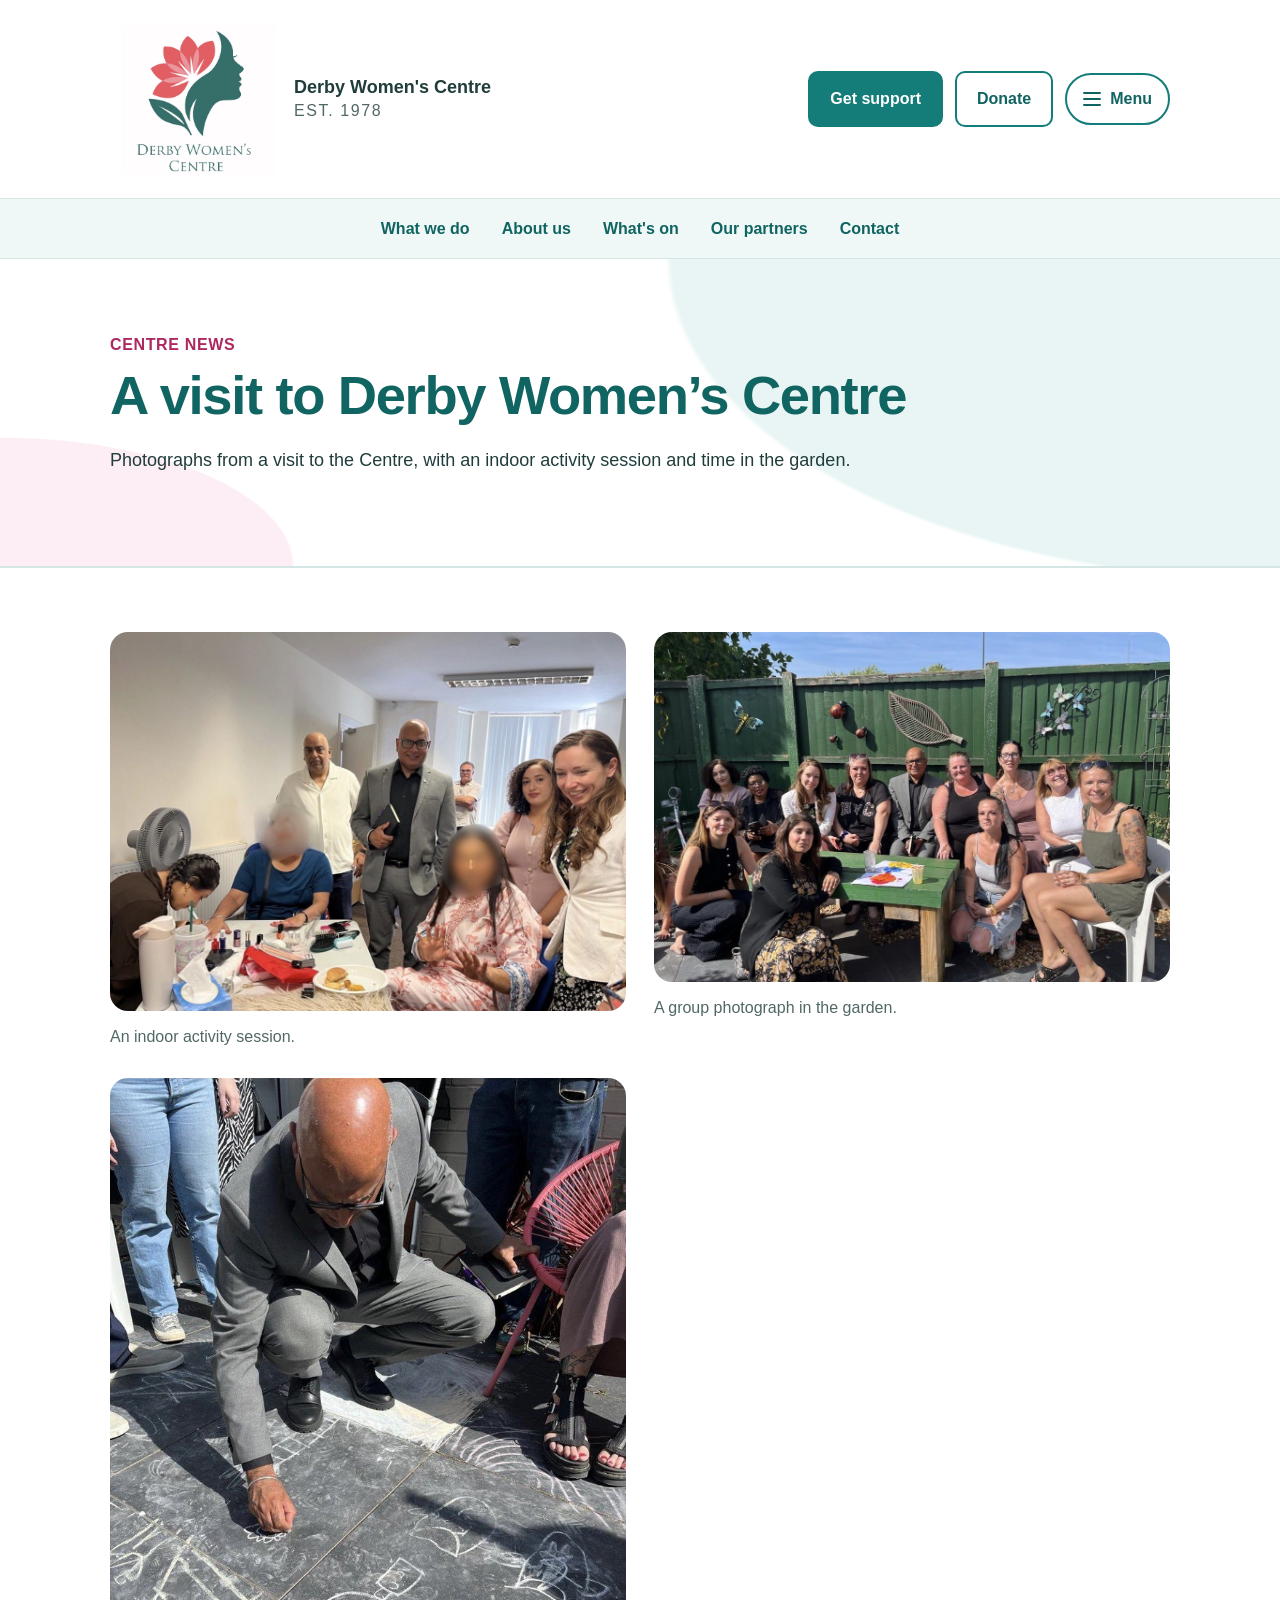
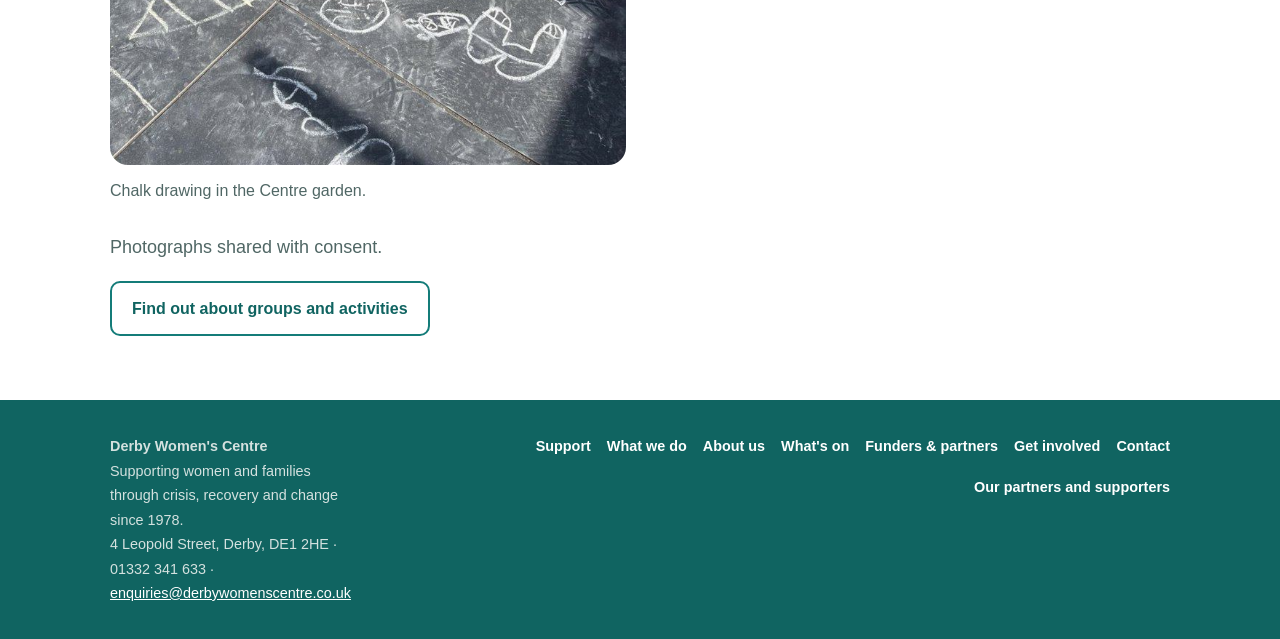
<file: centre-visit.html>
<!DOCTYPE html>

<html lang="en">
<head>
<meta charset="utf-8"/>
<meta content="width=device-width, initial-scale=1" name="viewport"/>
<meta content="Photographs from a visit to Derby Women’s Centre, including activities inside the Centre and time in the garden." name="description"/>
<meta content="#3c7771" name="theme-color"/>
<title>A Visit to Derby Women’s Centre | Derby Women’s Centre</title>
<style>
:root {
  --teal:#2f6f69;
  --teal-dark:#214f4b;
  --coral:#b8444f;
  --cream:#fbf8f4;
  --soft:#f4f7f6;
  --ink:#172523;
  --muted:#53635f;
  --line:#d9e0de;
  --white:#ffffff;
  --focus:#8b2f3b;
  --radius:18px;
}
* { box-sizing:border-box; }
html { scroll-behavior:smooth; }
body {
  margin:0;
  background:var(--white);
  color:var(--ink);
  font-family:Arial, Helvetica, sans-serif;
  font-size:18px;
  line-height:1.7;
  overflow-x:hidden;
}
img { max-width:100%; height:auto; display:block; }
a { color:var(--teal-dark); }
a:focus, button:focus, summary:focus {
  outline:4px solid var(--focus);
  outline-offset:4px;
}
.container {
  width:min(1060px, calc(100% - 32px));
  margin:auto;
}
.skip-link {
  position:absolute;
  left:-9999px;
}
.skip-link:focus {
  left:16px;
  top:16px;
  z-index:1000;
  background:#fff;
  padding:10px 14px;
  border-radius:8px;
}

header {
  background:#fff;
  border-bottom:1px solid var(--line);
}
.header-inner {
  min-height:84px;
  display:flex;
  align-items:center;
  justify-content:space-between;
  gap:24px;
}
.brand {
  display:flex;
  align-items:center;
  gap:14px;
  text-decoration:none;
  color:var(--ink);
  min-width:0;
}
.brand img {
  width:74px;
  height:74px;
  object-fit:contain;
  object-position:center;
  flex:0 0 auto;
}
.brand-copy {
  display:flex;
  flex-direction:column;
  line-height:1.15;
}
.brand-copy strong {
  font-size:1rem;
}
.brand-copy span {
  margin-top:4px;
  color:var(--muted);
  font-size:.72rem;
  letter-spacing:.1em;
}
.header-actions {
  display:flex;
  align-items:center;
  gap:10px;
}
.nav-link {
  text-decoration:none;
  font-weight:700;
  font-size:.9rem;
}
.button {
  display:inline-flex;
  align-items:center;
  justify-content:center;
  min-height:50px;
  padding:12px 20px;
  border-radius:999px;
  background:var(--teal);
  border:2px solid var(--teal);
  color:#fff;
  text-decoration:none;
  font-weight:700;
  text-align:center;
}
.button:hover { background:var(--teal-dark); border-color:var(--teal-dark); }
.button.secondary {
  background:#fff;
  color:var(--teal-dark);
}
.button.soft {
  background:var(--cream);
  color:var(--teal-dark);
  border-color:var(--line);
}
.button.light {
  background:#fff;
  color:var(--teal-dark);
  border-color:#fff;
}
.button.light:hover {
  background:var(--cream);
  color:var(--teal-dark);
  border-color:var(--cream);
}

.start-strip {
  background:var(--soft);
  border-bottom:1px solid var(--line);
}
.start-inner {
  padding:16px 0;
}
.start-inner p {
  margin:0 0 10px;
  font-weight:700;
}
.start-choices {
  display:grid;
  grid-template-columns:repeat(3,1fr);
  gap:10px;
}
.start-choice {
  display:block;
  padding:14px 16px;
  border:1px solid var(--line);
  border-radius:14px;
  background:#fff;
  text-decoration:none;
  font-weight:700;
}
.start-choice small {
  display:block;
  margin-top:4px;
  color:var(--muted);
  font-weight:400;
}

.hero {
  padding:58px 0 44px;
}
.badge {
  display:inline-block;
  margin-bottom:16px;
  padding:6px 10px;
  border-radius:999px;
  background:#fdebed;
  color:#7c2e37;
  font-size:.82rem;
  font-weight:700;
}
h1,h2,h3 {
  margin:0;
  line-height:1.25;
}
h1 {
  max-width:780px;
  font-size:clamp(2.4rem, 6vw, 4.4rem);
}
h2 {
  font-size:clamp(1.8rem, 4vw, 2.8rem);
}
h3 {
  font-size:1.2rem;
}
.hero-copy {
  max-width:760px;
}
.lead {
  margin:18px 0 0;
  color:var(--muted);
  max-width:68ch;
}
.hero-actions {
  display:flex;
  gap:12px;
  flex-wrap:wrap;
  margin-top:26px;
}
.quick-contact {
  margin-top:26px;
  padding:18px;
  border:1px solid var(--line);
  border-radius:16px;
  background:var(--cream);
}
.quick-contact strong {
  display:block;
  margin-bottom:6px;
}
.quick-contact p {
  margin:0;
}
.quick-contact a {
  font-weight:700;
}

.section {
  padding:64px 0;
  border-top:1px solid var(--line);
}
.section.soft {
  background:var(--cream);
}
.section-head {
  max-width:760px;
  margin-bottom:28px;
}
.label {
  margin:0 0 8px;
  color:var(--coral);
  font-size:.8rem;
  font-weight:700;
  letter-spacing:.08em;
  text-transform:uppercase;
}
.section-head p:last-child {
  margin:12px 0 0;
  color:var(--muted);
  max-width:68ch;
}

.card-grid {
  display:grid;
  grid-template-columns:repeat(3,1fr);
  gap:16px;
}
.card {
  padding:22px;
  border:1px solid var(--line);
  border-radius:var(--radius);
  background:#fff;
}
.card p {
  margin:10px 0 0;
  color:var(--muted);
}
.card strong.step {
  display:block;
  margin-bottom:8px;
  color:var(--coral);
  font-size:.8rem;
  letter-spacing:.06em;
}

.quote {
  padding:34px 0;
  background:var(--teal-dark);
  color:#fff;
}
.quote blockquote {
  margin:0;
  max-width:800px;
  font-size:1.25rem;
  line-height:1.6;
}
.quote cite {
  display:block;
  margin-top:12px;
  color:#dce9e7;
  font-style:normal;
  font-size:.9rem;
}

.support-layout {
  display:grid;
  grid-template-columns:1.2fr 1fr;
  gap:16px;
}
.feature {
  background:#fff6f6;
  border-color:#efc6ca;
}
.feature .button {
  margin-top:18px;
}
.mini-stack {
  display:grid;
  gap:12px;
}
.notice {
  margin-top:16px;
  padding:18px;
  border-left:5px solid var(--coral);
  background:#fff8f8;
  border-radius:12px;
}
.notice strong {
  display:block;
  margin-bottom:4px;
}

details {
  margin-top:14px;
  border:1px solid var(--line);
  border-radius:14px;
  background:#fff;
}
summary {
  cursor:pointer;
  padding:16px 18px;
  font-weight:700;
}
.details-body {
  padding:0 18px 18px;
  color:var(--muted);
}
.details-body p {
  margin:0 0 12px;
}
.stats {
  display:grid;
  grid-template-columns:repeat(5,1fr);
  gap:10px;
  margin-top:22px;
}
.stat {
  padding:18px 12px;
  border:1px solid var(--line);
  border-radius:14px;
  background:#fff;
  text-align:center;
}
.stat strong {
  display:block;
  color:var(--teal-dark);
  font-size:1.4rem;
}
.stat span {
  display:block;
  margin-top:5px;
  color:var(--muted);
  font-size:.8rem;
  line-height:1.4;
}

.event-list {
  display:grid;
  gap:12px;
}
.event {
  display:grid;
  grid-template-columns:180px 1fr auto;
  gap:18px;
  align-items:start;
  padding:18px;
  border:1px solid var(--line);
  border-radius:14px;
  background:#fff;
}
.event-date {
  font-weight:700;
  color:var(--coral);
}
.event p {
  margin:6px 0 0;
  color:var(--muted);
}

.partner {
  padding:24px;
  border-radius:18px;
  background:var(--teal-dark);
  color:#fff;
}
.partner p {
  margin:10px 0 18px;
  color:#e1ecea;
  max-width:70ch;
}
.partner-actions {
  display:flex;
  gap:10px;
  flex-wrap:wrap;
}

.footer-cta {
  padding:52px 0;
  background:var(--cream);
}
.footer-cta p {
  margin:10px 0 20px;
  color:var(--muted);
  max-width:65ch;
}
.footer-actions {
  display:flex;
  gap:10px;
  flex-wrap:wrap;
}

footer {
  padding:34px 0;
  background:#203b38;
  color:#edf5f4;
}
.footer-simple {
  display:grid;
  grid-template-columns:1fr auto;
  gap:24px;
  align-items:start;
}
.footer-simple p {
  margin:0;
  max-width:700px;
  color:#d4e1df;
  font-size:.9rem;
}
.footer-simple a {
  color:#fff;
}
.footer-links {
  display:flex;
  gap:16px;
  flex-wrap:wrap;
  justify-content:flex-end;
}
.footer-links a {
  color:#fff;
  font-weight:700;
  text-decoration:none;
  font-size:.9rem;
}

.mobile-help {
  display:none;
}


.menu-wrap {
  position:relative;
}
.menu-button {
  display:inline-flex;
  align-items:center;
  justify-content:center;
  gap:9px;
  min-height:46px;
  padding:10px 16px;
  border:2px solid var(--teal);
  border-radius:999px;
  background:#fff;
  color:var(--teal-dark);
  font:inherit;
  font-size:.9rem;
  font-weight:700;
  cursor:pointer;
}
.menu-icon {
  width:18px;
  height:14px;
  position:relative;
  display:inline-block;
}
.menu-icon::before,
.menu-icon::after,
.menu-icon span {
  content:"";
  position:absolute;
  left:0;
  width:18px;
  height:2px;
  border-radius:2px;
  background:currentColor;
}
.menu-icon::before { top:0; }
.menu-icon span { top:6px; }
.menu-icon::after { top:12px; }
.dropdown-menu {
  display:none;
  position:absolute;
  right:0;
  top:calc(100% + 10px);
  width:min(310px, calc(100vw - 28px));
  padding:10px;
  border:1px solid var(--line);
  border-radius:16px;
  background:#fff;
  box-shadow:0 18px 45px rgba(33,79,75,.16);
  z-index:200;
}
.dropdown-menu.open { display:block; }
.dropdown-menu a {
  display:block;
  padding:12px 14px;
  border-radius:10px;
  color:var(--ink);
  text-decoration:none;
  font-weight:700;
}
.dropdown-menu a:hover,
.dropdown-menu a:focus {
  background:var(--soft);
}
.dropdown-menu .menu-support {
  background:var(--teal);
  color:#fff;
  margin-bottom:5px;
}
.dropdown-menu .menu-support:hover,
.dropdown-menu .menu-support:focus {
  background:var(--teal-dark);
}

@media (max-width:900px) {
  .header-actions .nav-link { display:none; }
  .card-grid { grid-template-columns:1fr; }
  .support-layout { grid-template-columns:1fr; }
  .stats { grid-template-columns:repeat(3,1fr); }
  .event { grid-template-columns:1fr; gap:8px; }
  .event .button { width:fit-content; }
  .footer-simple { grid-template-columns:1fr; }
  .footer-links { justify-content:flex-start; }
}
@media (max-width:700px) {
  body { font-size:17px; }
  .container { width:min(100% - 24px,1060px); }
  .brand img { width:60px; height:60px; }
  .brand-copy strong { font-size:.9rem; }
  .header-actions .button { padding:10px 14px; min-height:42px; }
  .start-choices { grid-template-columns:1fr; }
  .hero { padding:42px 0 34px; }
  h1 { font-size:2.4rem; }
  .hero-actions, .footer-actions, .partner-actions { flex-direction:column; }
  .hero-actions .button, .footer-actions .button, .partner-actions .button { width:100%; }
  .stats { grid-template-columns:1fr 1fr; }
  .section { padding:52px 0; }
  .mobile-help {
    display:block;
    position:fixed;
    left:0; right:0; bottom:0;
    z-index:100;
    padding:10px 12px calc(10px + env(safe-area-inset-bottom));
    background:#fff;
    border-top:1px solid var(--line);
  }
  .mobile-help a {
    display:block;
    padding:13px 16px;
    border-radius:999px;
    background:var(--teal);
    color:#fff;
    text-align:center;
    text-decoration:none;
    font-weight:700;
  }
  footer { padding-bottom:94px; }
}
@media (prefers-reduced-motion:reduce) {
  html { scroll-behavior:auto; }
  * { animation:none !important; transition:none !important; }
}

.breadcrumb { padding:18px 0 0; font-size:.88rem; color:var(--muted); }
.breadcrumb a { font-weight:700; }
.two-col { display:grid; grid-template-columns:1.2fr .8fr; gap:28px; align-items:start; }
.value-grid { display:grid; grid-template-columns:repeat(2,1fr); gap:16px; }
.timeline { display:grid; gap:14px; margin-top:24px; }
.timeline-item { border-left:4px solid var(--coral); padding:4px 0 4px 18px; }
.timeline-item strong { color:var(--teal-dark); }
.partner-card { padding:24px; border:1px solid var(--line); border-radius:var(--radius); background:#fff; }
@media (max-width:800px) { .two-col,.value-grid { grid-template-columns:1fr; } }

.visit-photo { margin:0; }
.visit-photo img { width:100%; height:auto; border-radius:18px; }
.visit-photo figcaption { margin-top:12px; color:var(--muted); font-size:1rem; }
.visit-grid { display:grid; grid-template-columns:repeat(2,minmax(0,1fr)); gap:28px; align-items:start; }
.visit-link { display:inline-block; margin-top:18px; font-weight:700; }
@media(max-width:700px) { .visit-grid { grid-template-columns:1fr; } }
</style>
<link href="centre-theme.css" rel="stylesheet"/></head>
<body>
<a class="skip-link" href="#main">Skip to main content</a>
<header>
<div class="container header-inner">
<a aria-label="Derby Women's Centre home" class="brand" href="index.html">
<img alt="Derby Women's Centre logo" src="[data-uri]"/>
<span class="brand-copy"><strong>Derby Women's Centre</strong><span>EST. 1978</span></span>
</a>
<div class="header-actions">
<a class="button header-support" href="find-support.html">Get support</a>
<div class="menu-wrap">
<button aria-controls="siteMenu" aria-expanded="false" class="menu-button" id="menuButton" type="button">
<span aria-hidden="true" class="menu-icon"><span></span></span> Menu
        </button>
<nav aria-label="Website menu" class="dropdown-menu" id="siteMenu">
<a class="menu-support" href="find-support.html">Find support</a>
<a aria-current="page" href="what-we-do.html">What we do</a>
<a href="about-us.html">About us</a>
<a href="whats-on.html">What's on</a><a href="funders-partners.html">For funders &amp; partners</a>
<a href="get-involved.html">Get involved</a>
<a href="contact.html">Contact us</a>
<a href="our-partners.html">Our partners and supporters</a></nav>
</div>
<a class="button secondary header-donate" href="https://www.gofundme.com/f/be-their-lifeline-dwc" rel="noopener" target="_blank">Donate</a>
</div>
</div>
<nav class="desktop-nav" aria-label="Main navigation"><a href="what-we-do.html">What we do</a><a href="about-us.html">About us</a><a href="whats-on.html">What's on</a><a href="our-partners.html">Our partners</a><a href="contact.html">Contact</a></nav>
</header>
<main id="main">
<section class="hero"><div class="container"><p class="label">Centre news</p><h1>A visit to Derby Women’s Centre</h1><p>Photographs from a visit to the Centre, with an indoor activity session and time in the garden.</p></div></section><section class="section"><div class="container"><div class="visit-grid"><figure class="visit-photo"><img alt="Visitors and attendees during an indoor activity session, with some faces blurred" decoding="async" height="947" loading="lazy" src="images/indoor-activity.jpg" width="1290"/><figcaption>An indoor activity session.</figcaption></figure><figure class="visit-photo"><img alt="A group gathered around a table in the Centre garden" decoding="async" height="876" loading="lazy" src="images/garden-group.jpg" width="1290"/><figcaption>A group photograph in the garden.</figcaption></figure><figure class="visit-photo"><img alt="A visitor drawing with chalk on paving in the garden" decoding="async" height="944" loading="lazy" src="images/garden-chalk.jpg" width="709"/><figcaption>Chalk drawing in the Centre garden.</figcaption></figure></div><p style="margin-top:28px;color:var(--muted)">Photographs shared with consent.</p><a class="button secondary" href="whats-on.html">Find out about groups and activities</a></div></section></main>
<footer>
<div class="container footer-simple">
<p><strong>Derby Women's Centre</strong><br/>Supporting women and families through crisis, recovery and change since 1978.<br/>4 Leopold Street, Derby, DE1 2HE · 01332 341 633 · <a href="mailto:enquiries@derbywomenscentre.co.uk?subject=General%20enquiry%20%E2%80%93%20Derby%20Women%27s%20Centre&amp;body=Hello%20Derby%20Women%27s%20Centre%2C%0A%0AI%20would%20like%20to%20make%20an%20enquiry%20about%3A%0A%0A%5BPlease%20add%20details%20here%5D%0A%0AMy%20preferred%20way%20to%20be%20contacted%20is%3A%0A%0AThank%20you.">enquiries@derbywomenscentre.co.uk</a></p>
<div class="footer-links"><a href="find-support.html">Support</a><a href="what-we-do.html">What we do</a><a href="about-us.html">About us</a><a href="whats-on.html">What's on</a><a href="funders-partners.html">Funders &amp; partners</a><a href="get-involved.html">Get involved</a><a href="contact.html">Contact</a><a href="our-partners.html">Our partners and supporters</a></div>
</div>
</footer>
<div class="mobile-help"><a href="mailto:enquiries@derbywomenscentre.co.uk?subject=Website%20enquiry%20%E2%80%93%20Derby%20Women%27s%20Centre&amp;body=Name%3A%0A%0AContact%20details%3A%0A%0AEnquiry%3A%0A">Send an Enquiry</a></div>
<script>
(function () {
  const button = document.getElementById('menuButton');
  const menu = document.getElementById('siteMenu');
  function closeMenu() { menu.classList.remove('open'); button.setAttribute('aria-expanded','false'); }
  button.addEventListener('click', function () { const open = menu.classList.toggle('open'); button.setAttribute('aria-expanded',String(open)); });
  menu.querySelectorAll('a').forEach(function(link) { link.addEventListener('click', closeMenu); });
  document.addEventListener('click', function(event) { if (!event.target.closest('.menu-wrap')) closeMenu(); });
  document.addEventListener('keydown', function(event) { if (event.key === 'Escape') { closeMenu(); button.focus(); } });
})();
</script>
</body>
</html>
</file>
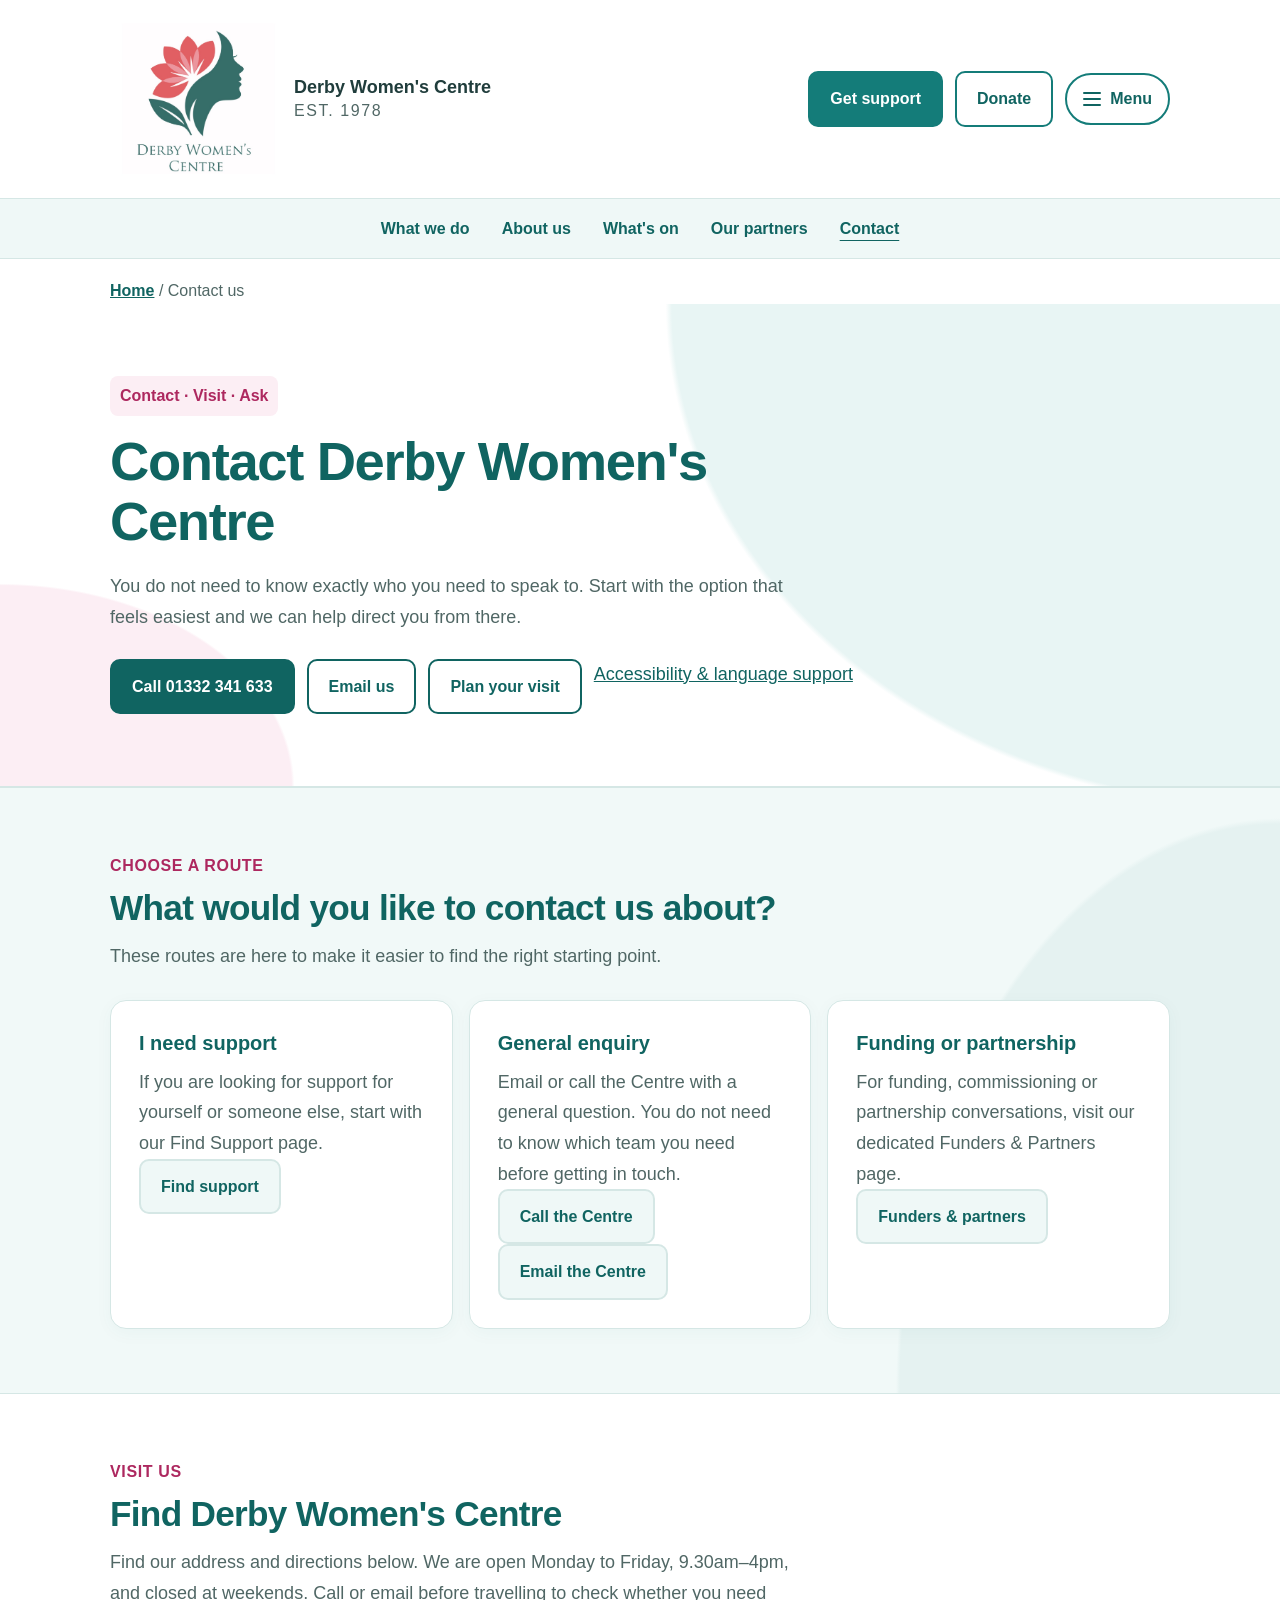
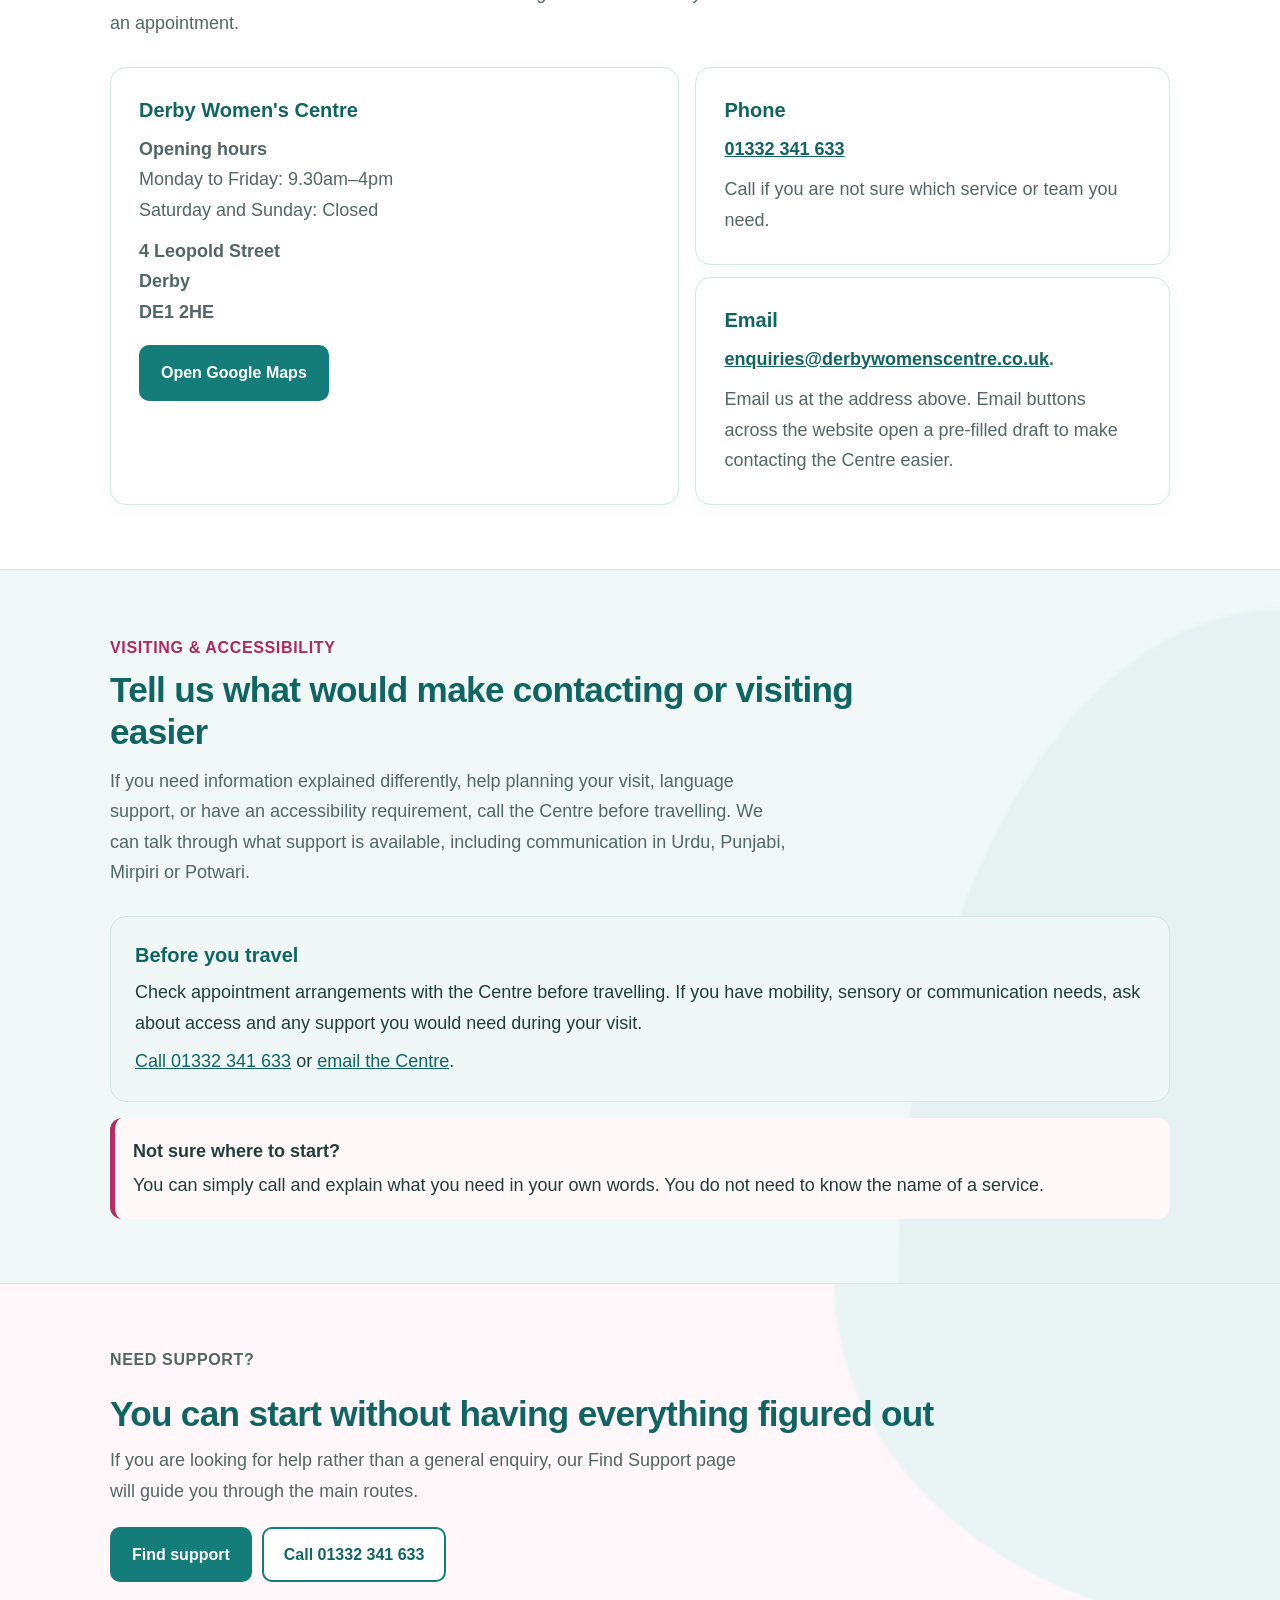
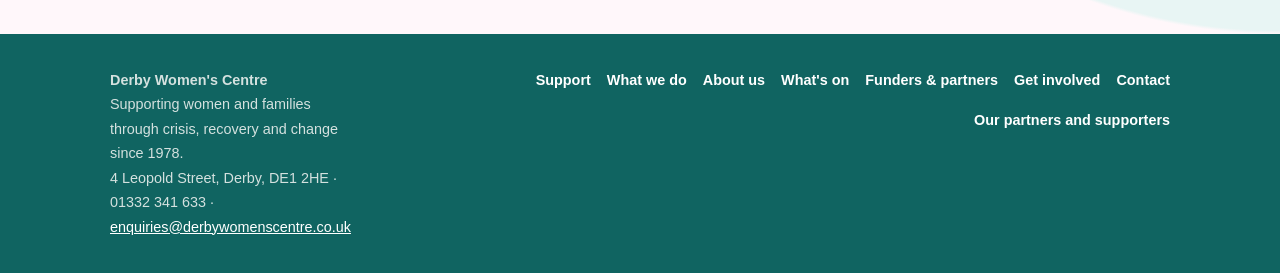
<file: contact.html>
<!DOCTYPE html>

<html lang="en">
<head>
<meta charset="utf-8"/>
<meta content="width=device-width, initial-scale=1" name="viewport"/>
<meta content="Contact Derby Women's Centre by phone or email, find our Leopold Street address and directions, or choose the right route for support and partnership enquiries." name="description"/>
<meta content="#3c7771" name="theme-color"/>
<title>Contact Us | Derby Women's Centre</title>
<style>
:root {
  --teal:#2f6f69;
  --teal-dark:#214f4b;
  --coral:#b8444f;
  --cream:#fbf8f4;
  --soft:#f4f7f6;
  --ink:#172523;
  --muted:#53635f;
  --line:#d9e0de;
  --white:#ffffff;
  --focus:#8b2f3b;
  --radius:18px;
}
* { box-sizing:border-box; }
html { scroll-behavior:smooth; }
body {
  margin:0;
  background:var(--white);
  color:var(--ink);
  font-family:Arial, Helvetica, sans-serif;
  font-size:18px;
  line-height:1.7;
  overflow-x:hidden;
}
img { max-width:100%; height:auto; display:block; }
a { color:var(--teal-dark); }
a:focus, button:focus, summary:focus {
  outline:4px solid var(--focus);
  outline-offset:4px;
}
.container {
  width:min(1060px, calc(100% - 32px));
  margin:auto;
}
.skip-link {
  position:absolute;
  left:-9999px;
}
.skip-link:focus {
  left:16px;
  top:16px;
  z-index:1000;
  background:#fff;
  padding:10px 14px;
  border-radius:8px;
}

header {
  background:#fff;
  border-bottom:1px solid var(--line);
}
.header-inner {
  min-height:84px;
  display:flex;
  align-items:center;
  justify-content:space-between;
  gap:24px;
}
.brand {
  display:flex;
  align-items:center;
  gap:14px;
  text-decoration:none;
  color:var(--ink);
  min-width:0;
}
.brand img {
  width:74px;
  height:74px;
  object-fit:contain;
  object-position:center;
  flex:0 0 auto;
}
.brand-copy {
  display:flex;
  flex-direction:column;
  line-height:1.15;
}
.brand-copy strong {
  font-size:1rem;
}
.brand-copy span {
  margin-top:4px;
  color:var(--muted);
  font-size:.72rem;
  letter-spacing:.1em;
}
.header-actions {
  display:flex;
  align-items:center;
  gap:10px;
}
.nav-link {
  text-decoration:none;
  font-weight:700;
  font-size:.9rem;
}
.button {
  display:inline-flex;
  align-items:center;
  justify-content:center;
  min-height:50px;
  padding:12px 20px;
  border-radius:999px;
  background:var(--teal);
  border:2px solid var(--teal);
  color:#fff;
  text-decoration:none;
  font-weight:700;
  text-align:center;
}
.button:hover { background:var(--teal-dark); border-color:var(--teal-dark); }
.button.secondary {
  background:#fff;
  color:var(--teal-dark);
}
.button.soft {
  background:var(--cream);
  color:var(--teal-dark);
  border-color:var(--line);
}
.button.light {
  background:#fff;
  color:var(--teal-dark);
  border-color:#fff;
}
.button.light:hover {
  background:var(--cream);
  color:var(--teal-dark);
  border-color:var(--cream);
}

.start-strip {
  background:var(--soft);
  border-bottom:1px solid var(--line);
}
.start-inner {
  padding:16px 0;
}
.start-inner p {
  margin:0 0 10px;
  font-weight:700;
}
.start-choices {
  display:grid;
  grid-template-columns:repeat(3,1fr);
  gap:10px;
}
.start-choice {
  display:block;
  padding:14px 16px;
  border:1px solid var(--line);
  border-radius:14px;
  background:#fff;
  text-decoration:none;
  font-weight:700;
}
.start-choice small {
  display:block;
  margin-top:4px;
  color:var(--muted);
  font-weight:400;
}

.hero {
  padding:58px 0 44px;
}
.badge {
  display:inline-block;
  margin-bottom:16px;
  padding:6px 10px;
  border-radius:999px;
  background:#fdebed;
  color:#7c2e37;
  font-size:.82rem;
  font-weight:700;
}
h1,h2,h3 {
  margin:0;
  line-height:1.25;
}
h1 {
  max-width:780px;
  font-size:clamp(2.4rem, 6vw, 4.4rem);
}
h2 {
  font-size:clamp(1.8rem, 4vw, 2.8rem);
}
h3 {
  font-size:1.2rem;
}
.hero-copy {
  max-width:760px;
}
.lead {
  margin:18px 0 0;
  color:var(--muted);
  max-width:68ch;
}
.hero-actions {
  display:flex;
  gap:12px;
  flex-wrap:wrap;
  margin-top:26px;
}
.quick-contact {
  margin-top:26px;
  padding:18px;
  border:1px solid var(--line);
  border-radius:16px;
  background:var(--cream);
}
.quick-contact strong {
  display:block;
  margin-bottom:6px;
}
.quick-contact p {
  margin:0;
}
.quick-contact a {
  font-weight:700;
}

.section {
  padding:64px 0;
  border-top:1px solid var(--line);
}
.section.soft {
  background:var(--cream);
}
.section-head {
  max-width:760px;
  margin-bottom:28px;
}
.label {
  margin:0 0 8px;
  color:var(--coral);
  font-size:.8rem;
  font-weight:700;
  letter-spacing:.08em;
  text-transform:uppercase;
}
.section-head p:last-child {
  margin:12px 0 0;
  color:var(--muted);
  max-width:68ch;
}

.card-grid {
  display:grid;
  grid-template-columns:repeat(3,1fr);
  gap:16px;
}
.card {
  padding:22px;
  border:1px solid var(--line);
  border-radius:var(--radius);
  background:#fff;
}
.card p {
  margin:10px 0 0;
  color:var(--muted);
}
.card strong.step {
  display:block;
  margin-bottom:8px;
  color:var(--coral);
  font-size:.8rem;
  letter-spacing:.06em;
}

.quote {
  padding:34px 0;
  background:var(--teal-dark);
  color:#fff;
}
.quote blockquote {
  margin:0;
  max-width:800px;
  font-size:1.25rem;
  line-height:1.6;
}
.quote cite {
  display:block;
  margin-top:12px;
  color:#dce9e7;
  font-style:normal;
  font-size:.9rem;
}

.support-layout {
  display:grid;
  grid-template-columns:1.2fr 1fr;
  gap:16px;
}
.feature {
  background:#fff6f6;
  border-color:#efc6ca;
}
.feature .button {
  margin-top:18px;
}
.mini-stack {
  display:grid;
  gap:12px;
}
.notice {
  margin-top:16px;
  padding:18px;
  border-left:5px solid var(--coral);
  background:#fff8f8;
  border-radius:12px;
}
.notice strong {
  display:block;
  margin-bottom:4px;
}

details {
  margin-top:14px;
  border:1px solid var(--line);
  border-radius:14px;
  background:#fff;
}
summary {
  cursor:pointer;
  padding:16px 18px;
  font-weight:700;
}
.details-body {
  padding:0 18px 18px;
  color:var(--muted);
}
.details-body p {
  margin:0 0 12px;
}
.stats {
  display:grid;
  grid-template-columns:repeat(5,1fr);
  gap:10px;
  margin-top:22px;
}
.stat {
  padding:18px 12px;
  border:1px solid var(--line);
  border-radius:14px;
  background:#fff;
  text-align:center;
}
.stat strong {
  display:block;
  color:var(--teal-dark);
  font-size:1.4rem;
}
.stat span {
  display:block;
  margin-top:5px;
  color:var(--muted);
  font-size:.8rem;
  line-height:1.4;
}

.event-list {
  display:grid;
  gap:12px;
}
.event {
  display:grid;
  grid-template-columns:180px 1fr auto;
  gap:18px;
  align-items:start;
  padding:18px;
  border:1px solid var(--line);
  border-radius:14px;
  background:#fff;
}
.event-date {
  font-weight:700;
  color:var(--coral);
}
.event p {
  margin:6px 0 0;
  color:var(--muted);
}

.partner {
  padding:24px;
  border-radius:18px;
  background:var(--teal-dark);
  color:#fff;
}
.partner p {
  margin:10px 0 18px;
  color:#e1ecea;
  max-width:70ch;
}
.partner-actions {
  display:flex;
  gap:10px;
  flex-wrap:wrap;
}

.footer-cta {
  padding:52px 0;
  background:var(--cream);
}
.footer-cta p {
  margin:10px 0 20px;
  color:var(--muted);
  max-width:65ch;
}
.footer-actions {
  display:flex;
  gap:10px;
  flex-wrap:wrap;
}

footer {
  padding:34px 0;
  background:#203b38;
  color:#edf5f4;
}
.footer-simple {
  display:grid;
  grid-template-columns:1fr auto;
  gap:24px;
  align-items:start;
}
.footer-simple p {
  margin:0;
  max-width:700px;
  color:#d4e1df;
  font-size:.9rem;
}
.footer-simple a {
  color:#fff;
}
.footer-links {
  display:flex;
  gap:16px;
  flex-wrap:wrap;
  justify-content:flex-end;
}
.footer-links a {
  color:#fff;
  font-weight:700;
  text-decoration:none;
  font-size:.9rem;
}

.mobile-help {
  display:none;
}


.menu-wrap {
  position:relative;
}
.menu-button {
  display:inline-flex;
  align-items:center;
  justify-content:center;
  gap:9px;
  min-height:46px;
  padding:10px 16px;
  border:2px solid var(--teal);
  border-radius:999px;
  background:#fff;
  color:var(--teal-dark);
  font:inherit;
  font-size:.9rem;
  font-weight:700;
  cursor:pointer;
}
.menu-icon {
  width:18px;
  height:14px;
  position:relative;
  display:inline-block;
}
.menu-icon::before,
.menu-icon::after,
.menu-icon span {
  content:"";
  position:absolute;
  left:0;
  width:18px;
  height:2px;
  border-radius:2px;
  background:currentColor;
}
.menu-icon::before { top:0; }
.menu-icon span { top:6px; }
.menu-icon::after { top:12px; }
.dropdown-menu {
  display:none;
  position:absolute;
  right:0;
  top:calc(100% + 10px);
  width:min(310px, calc(100vw - 28px));
  padding:10px;
  border:1px solid var(--line);
  border-radius:16px;
  background:#fff;
  box-shadow:0 18px 45px rgba(33,79,75,.16);
  z-index:200;
}
.dropdown-menu.open { display:block; }
.dropdown-menu a {
  display:block;
  padding:12px 14px;
  border-radius:10px;
  color:var(--ink);
  text-decoration:none;
  font-weight:700;
}
.dropdown-menu a:hover,
.dropdown-menu a:focus {
  background:var(--soft);
}
.dropdown-menu .menu-support {
  background:var(--teal);
  color:#fff;
  margin-bottom:5px;
}
.dropdown-menu .menu-support:hover,
.dropdown-menu .menu-support:focus {
  background:var(--teal-dark);
}

@media (max-width:900px) {
  .header-actions .nav-link { display:none; }
  .card-grid { grid-template-columns:1fr; }
  .support-layout { grid-template-columns:1fr; }
  .stats { grid-template-columns:repeat(3,1fr); }
  .event { grid-template-columns:1fr; gap:8px; }
  .event .button { width:fit-content; }
  .footer-simple { grid-template-columns:1fr; }
  .footer-links { justify-content:flex-start; }
}
@media (max-width:700px) {
  body { font-size:17px; }
  .container { width:min(100% - 24px,1060px); }
  .brand img { width:60px; height:60px; }
  .brand-copy strong { font-size:.9rem; }
  .header-actions .button { padding:10px 14px; min-height:42px; }
  .start-choices { grid-template-columns:1fr; }
  .hero { padding:42px 0 34px; }
  h1 { font-size:2.4rem; }
  .hero-actions, .footer-actions, .partner-actions { flex-direction:column; }
  .hero-actions .button, .footer-actions .button, .partner-actions .button { width:100%; }
  .stats { grid-template-columns:1fr 1fr; }
  .section { padding:52px 0; }
  .mobile-help {
    display:block;
    position:fixed;
    left:0; right:0; bottom:0;
    z-index:100;
    padding:10px 12px calc(10px + env(safe-area-inset-bottom));
    background:#fff;
    border-top:1px solid var(--line);
  }
  .mobile-help a {
    display:block;
    padding:13px 16px;
    border-radius:999px;
    background:var(--teal);
    color:#fff;
    text-align:center;
    text-decoration:none;
    font-weight:700;
  }
  footer { padding-bottom:94px; }
}
@media (prefers-reduced-motion:reduce) {
  html { scroll-behavior:auto; }
  * { animation:none !important; transition:none !important; }
}

.breadcrumb { padding:18px 0 0; font-size:.88rem; color:var(--muted); }
.breadcrumb a { font-weight:700; }
.two-col { display:grid; grid-template-columns:1.2fr .8fr; gap:28px; align-items:start; }
.value-grid { display:grid; grid-template-columns:repeat(2,1fr); gap:16px; }
.timeline { display:grid; gap:14px; margin-top:24px; }
.timeline-item { border-left:4px solid var(--coral); padding:4px 0 4px 18px; }
.timeline-item strong { color:var(--teal-dark); }
.partner-card { padding:24px; border:1px solid var(--line); border-radius:var(--radius); background:#fff; }
@media (max-width:800px) { .two-col,.value-grid { grid-template-columns:1fr; } }
</style>
<link href="centre-theme.css" rel="stylesheet"/></head>
<body>
<a class="skip-link" href="#main">Skip to main content</a>
<header>
<div class="container header-inner">
<a aria-label="Derby Women's Centre home" class="brand" href="index.html">
<img alt="Derby Women's Centre logo" src="[data-uri]"/>
<span class="brand-copy"><strong>Derby Women's Centre</strong><span>EST. 1978</span></span>
</a>
<div class="header-actions">
<a class="button header-support" href="find-support.html">Get support</a>
<div class="menu-wrap">
<button aria-controls="siteMenu" aria-expanded="false" class="menu-button" id="menuButton" type="button">
<span aria-hidden="true" class="menu-icon"><span></span></span> Menu
        </button>
<nav aria-label="Website menu" class="dropdown-menu" id="siteMenu">
<a class="menu-support" href="find-support.html">Find support</a>
<a href="what-we-do.html">What we do</a>
<a href="about-us.html">About us</a>
<a href="whats-on.html">What's on</a><a href="funders-partners.html">For funders &amp; partners</a>
<a href="get-involved.html">Get involved</a>
<a aria-current="page" href="contact.html">Contact us</a>
<a href="our-partners.html">Our partners and supporters</a></nav>
</div>
<a class="button secondary header-donate" href="https://www.gofundme.com/f/be-their-lifeline-dwc" rel="noopener" target="_blank">Donate</a>
</div>
</div>
<nav class="desktop-nav" aria-label="Main navigation"><a href="what-we-do.html">What we do</a><a href="about-us.html">About us</a><a href="whats-on.html">What's on</a><a href="our-partners.html">Our partners</a><a aria-current="page" href="contact.html">Contact</a></nav>
</header>
<main id="main">
<div class="container breadcrumb"><a href="index.html">Home</a> / Contact us</div>
<section class="hero">
<div class="container"><div class="hero-copy">
<span class="badge">Contact · Visit · Ask</span>
<h1>Contact Derby Women's Centre</h1>
<p class="lead">You do not need to know exactly who you need to speak to. Start with the option that feels easiest and we can help direct you from there.</p>
<div class="hero-actions">
<a class="button" href="tel:01332341633">Call 01332 341 633</a>
<a class="button secondary" href="mailto:enquiries@derbywomenscentre.co.uk?subject=General%20enquiry%20%E2%80%93%20Derby%20Women%27s%20Centre&amp;body=Hello%20Derby%20Women%27s%20Centre%2C%0A%0AI%20would%20like%20to%20make%20an%20enquiry%20about%3A%0A%0A%5BPlease%20add%20details%20here%5D%0A%0AMy%20preferred%20way%20to%20be%20contacted%20is%3A%0A%0AThank%20you.">Email us</a>
<a class="button secondary" href="#visit">Plan your visit</a>
<a class="contact-access-link" href="#accessibility">Accessibility &amp; language support</a>
</div>
</div></div>
</section>
<section class="section soft" id="contact-options">
<div class="container">
<div class="section-head">
<p class="label">Choose a route</p>
<h2>What would you like to contact us about?</h2>
<p>These routes are here to make it easier to find the right starting point.</p>
</div>
<div class="card-grid">
<article class="card">
<h3>I need support</h3>
<p>If you are looking for support for yourself or someone else, start with our Find Support page.</p>
<a class="button soft" href="find-support.html">Find support</a>
</article>
<article class="card">
<h3>General enquiry</h3>
<p>Email or call the Centre with a general question. You do not need to know which team you need before getting in touch.</p>
<a class="button soft" href="tel:01332341633">Call the Centre</a>
<a class="button soft" href="mailto:enquiries@derbywomenscentre.co.uk?subject=General%20enquiry%20%E2%80%93%20Derby%20Women%27s%20Centre&amp;body=Hello%20Derby%20Women%27s%20Centre%2C%0A%0AI%20would%20like%20to%20make%20an%20enquiry%20about%3A%0A%0A%5BPlease%20add%20details%20here%5D%0A%0AMy%20preferred%20way%20to%20be%20contacted%20is%3A%0A%0AThank%20you.">Email the Centre</a></article>
<article class="card">
<h3>Funding or partnership</h3>
<p>For funding, commissioning or partnership conversations, visit our dedicated Funders &amp; Partners page.</p>
<a class="button soft" href="funders-partners.html">Funders &amp; partners</a>
</article>
</div>
</div>
</section>
<section class="section" id="visit">
<div class="container">
<div class="section-head">
<p class="label">Visit us</p>
<h2>Find Derby Women's Centre</h2>
<p>Find our address and directions below. We are open Monday to Friday, 9.30am–4pm, and closed at weekends. Call or email before travelling to check whether you need an appointment.</p>
</div>
<div class="support-layout">
<article class="card feature">
<h3>Derby Women's Centre</h3>
<p><strong>Opening hours</strong><br/>Monday to Friday: 9.30am–4pm<br/>Saturday and Sunday: Closed</p>
<p><strong>4 Leopold Street<br/>Derby<br/>DE1 2HE</strong></p>
<a class="button" href="https://www.google.com/maps/dir/?api=1&amp;destination=4+Leopold+Street,+Derby,+DE1+2HE" rel="noopener" target="_blank">Open Google Maps</a>
</article>
<div class="mini-stack">
<article class="card">
<h3>Phone</h3>
<p><a href="tel:01332341633"><strong>01332 341 633</strong></a></p>
<p>Call if you are not sure which service or team you need.</p>
</article>
<article class="card">
<h3>Email</h3>
<p><strong><a href="mailto:enquiries@derbywomenscentre.co.uk?subject=General%20enquiry%20%E2%80%93%20Derby%20Women%27s%20Centre&amp;body=Hello%20Derby%20Women%27s%20Centre%2C%0A%0AI%20would%20like%20to%20make%20an%20enquiry%20about%3A%0A%0A%5BPlease%20add%20details%20here%5D%0A%0AMy%20preferred%20way%20to%20be%20contacted%20is%3A%0A%0AThank%20you.">enquiries@derbywomenscentre.co.uk</a>.</strong></p>
<p>Email us at the address above. Email buttons across the website open a pre-filled draft to make contacting the Centre easier.</p>
</article>
</div>
</div>
</div>
</section>
<section class="section soft" id="accessibility">
<div class="container">
<div class="section-head">
<p class="label">Visiting &amp; accessibility</p>
<h2>Tell us what would make contacting or visiting easier</h2>
<p>If you need information explained differently, help planning your visit, language support, or have an accessibility requirement, call the Centre before travelling. We can talk through what support is available, including communication in Urdu, Punjabi, Mirpiri or Potwari.</p>
</div>
<div class="visit-guidance"><h3>Before you travel</h3><p>Check appointment arrangements with the Centre before travelling. If you have mobility, sensory or communication needs, ask about access and any support you would need during your visit.</p><p><a href="tel:01332341633">Call 01332 341 633</a> or <a href="mailto:enquiries@derbywomenscentre.co.uk">email the Centre</a>.</p></div>
<div class="notice"><strong>Not sure where to start?</strong> You can simply call and explain what you need in your own words. You do not need to know the name of a service.</div>
</div>
</section>
<section class="footer-cta">
<div class="container">
<p class="label">Need support?</p>
<h2>You can start without having everything figured out</h2>
<p>If you are looking for help rather than a general enquiry, our Find Support page will guide you through the main routes.</p>
<div class="footer-actions">
<a class="button" href="find-support.html">Find support</a>
<a class="button secondary" href="tel:01332341633">Call 01332 341 633</a>
</div>
</div>
</section>
</main>
<footer>
<div class="container footer-simple">
<p><strong>Derby Women's Centre</strong><br/>Supporting women and families through crisis, recovery and change since 1978.<br/>4 Leopold Street, Derby, DE1 2HE · 01332 341 633 · <a href="mailto:enquiries@derbywomenscentre.co.uk?subject=General%20enquiry%20%E2%80%93%20Derby%20Women%27s%20Centre&amp;body=Hello%20Derby%20Women%27s%20Centre%2C%0A%0AI%20would%20like%20to%20make%20an%20enquiry%20about%3A%0A%0A%5BPlease%20add%20details%20here%5D%0A%0AMy%20preferred%20way%20to%20be%20contacted%20is%3A%0A%0AThank%20you.">enquiries@derbywomenscentre.co.uk</a></p>
<div class="footer-links"><a href="find-support.html">Support</a><a href="what-we-do.html">What we do</a><a href="about-us.html">About us</a><a href="whats-on.html">What's on</a><a href="funders-partners.html">Funders &amp; partners</a><a href="get-involved.html">Get involved</a><a href="contact.html">Contact</a><a href="our-partners.html">Our partners and supporters</a></div>
</div>
</footer>
<div class="mobile-help"><a href="mailto:enquiries@derbywomenscentre.co.uk?subject=Website%20enquiry%20%E2%80%93%20Derby%20Women%27s%20Centre&amp;body=Name%3A%0A%0AContact%20details%3A%0A%0AEnquiry%3A%0A">Send an Enquiry</a></div>
<script>
(function () {
  const button = document.getElementById('menuButton');
  const menu = document.getElementById('siteMenu');
  function closeMenu() { menu.classList.remove('open'); button.setAttribute('aria-expanded','false'); }
  button.addEventListener('click', function () { const open = menu.classList.toggle('open'); button.setAttribute('aria-expanded',String(open)); });
  menu.querySelectorAll('a').forEach(function(link) { link.addEventListener('click', closeMenu); });
  document.addEventListener('click', function(event) { if (!event.target.closest('.menu-wrap')) closeMenu(); });
  document.addEventListener('keydown', function(event) { if (event.key === 'Escape') { closeMenu(); button.focus(); } });
})();
</script>
</body>
</html>
</file>
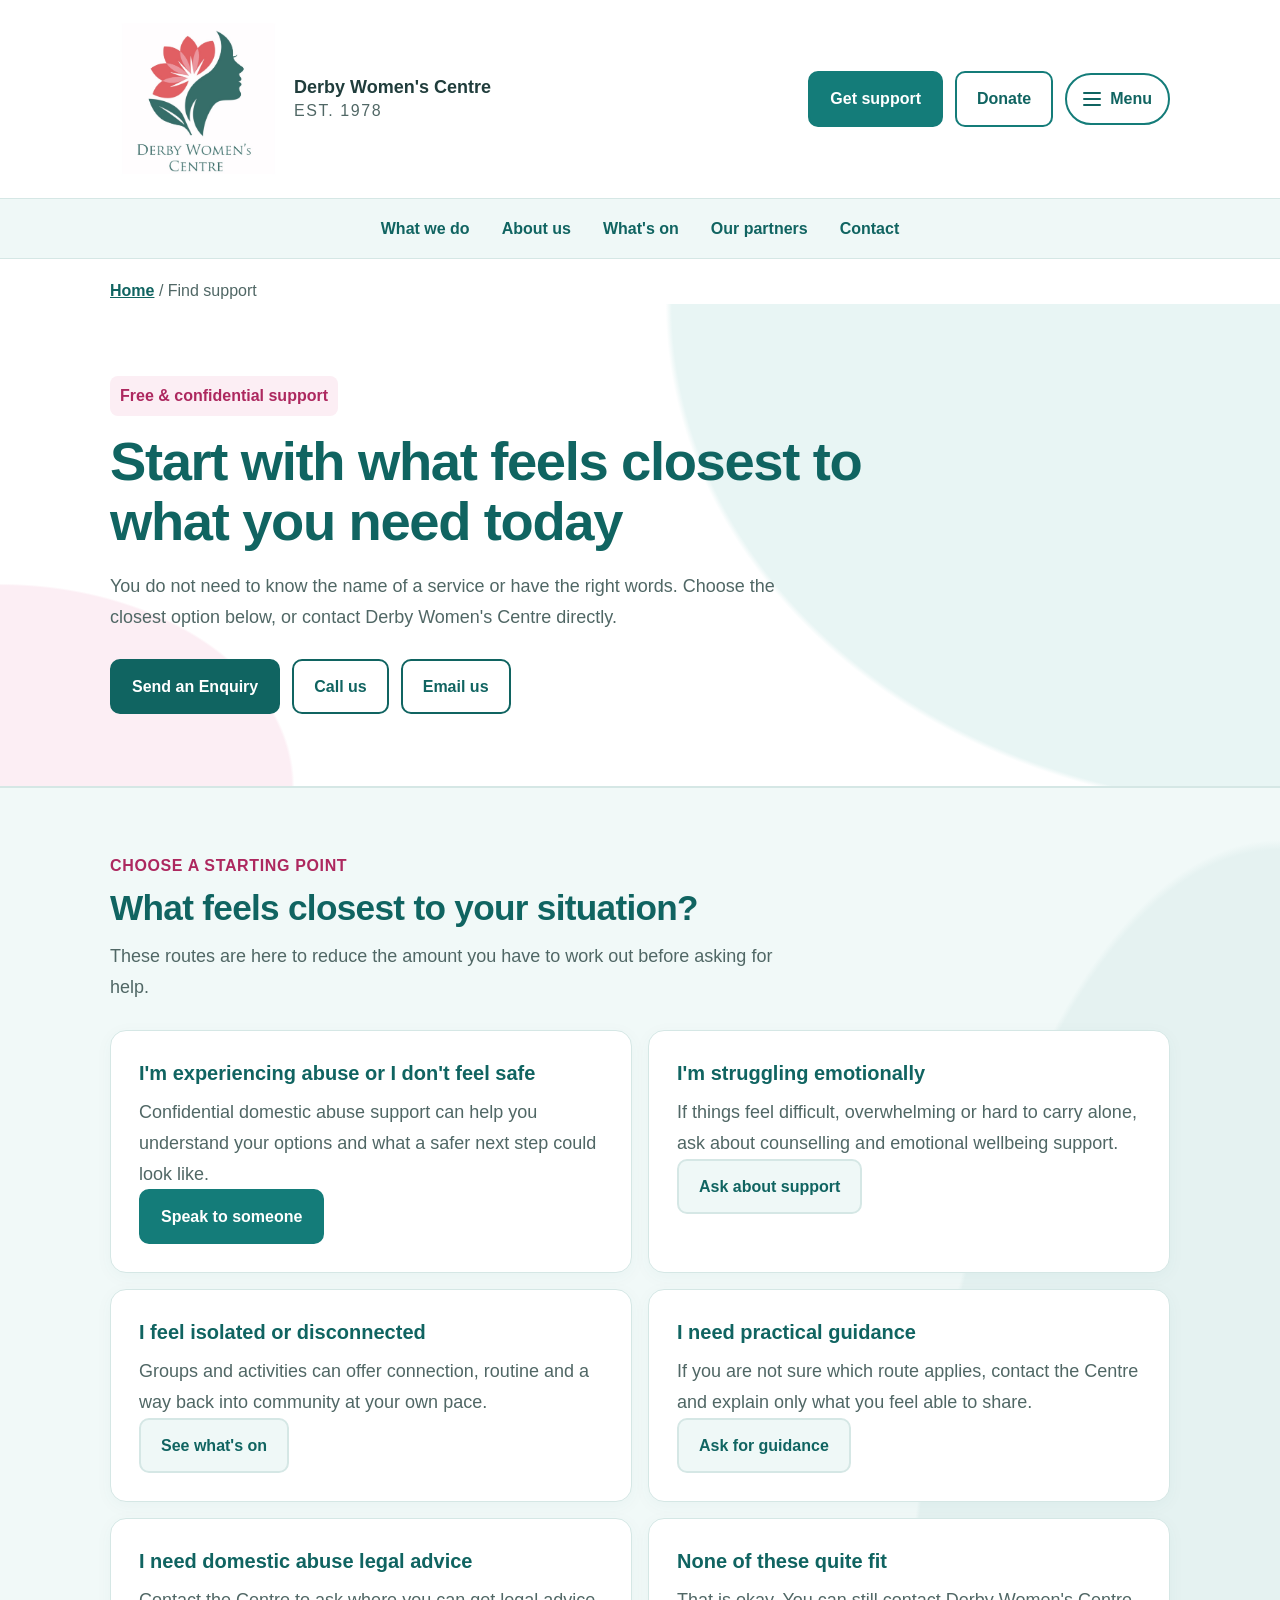
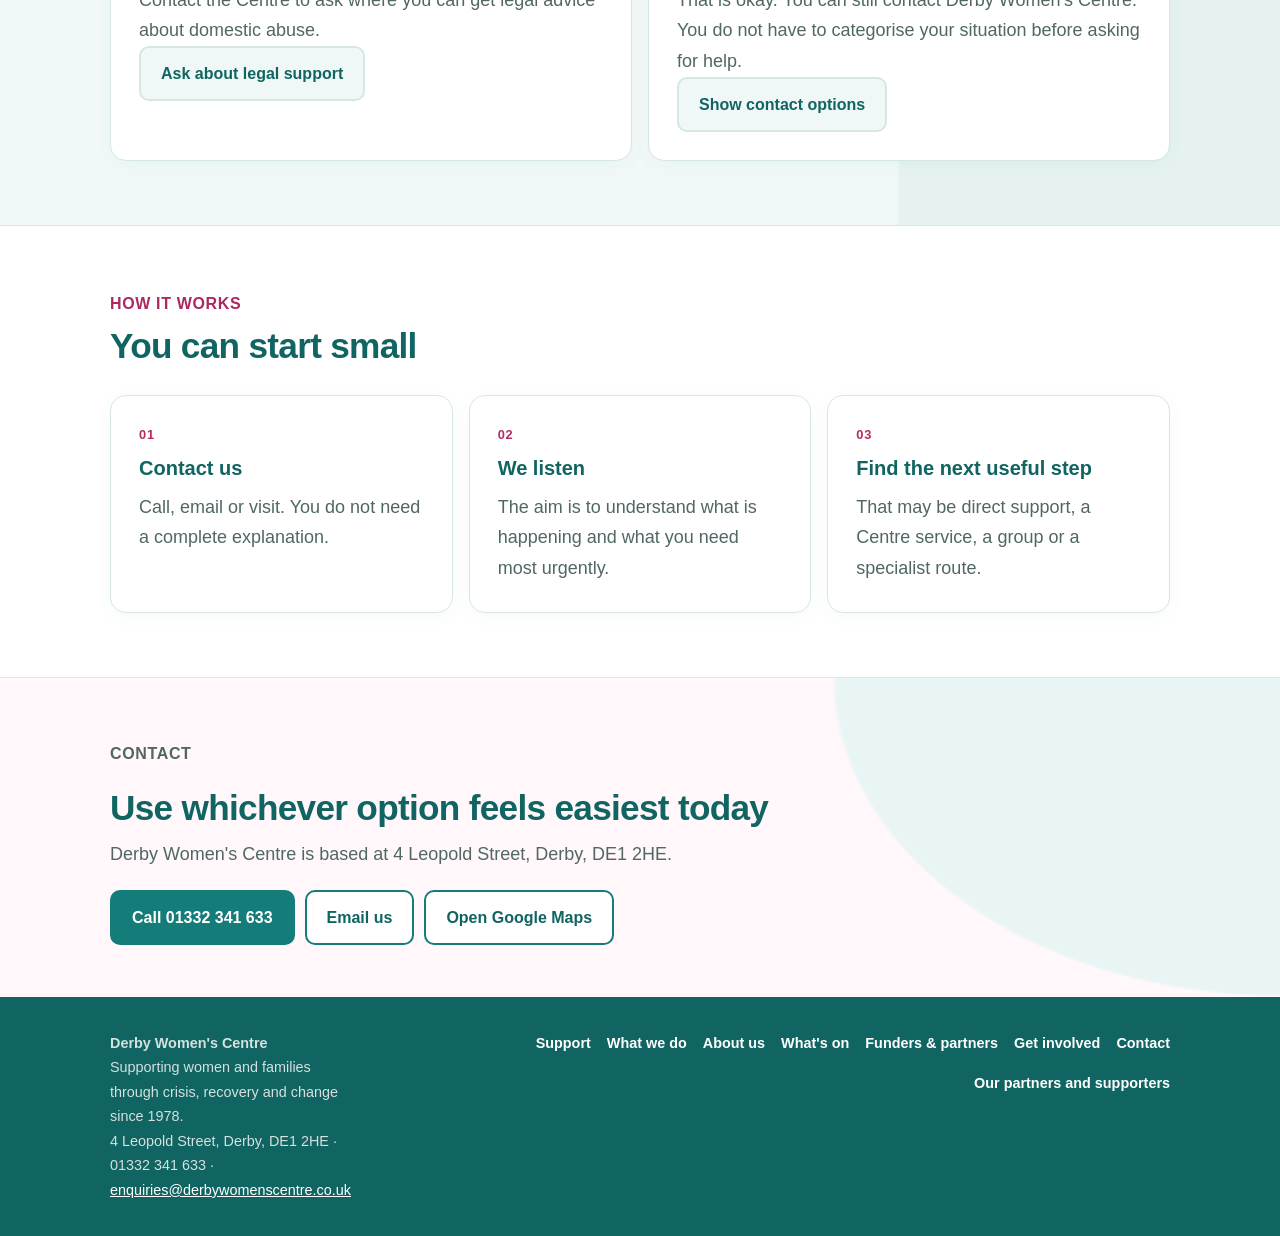
<file: find-support.html>
<!DOCTYPE html>

<html lang="en">
<head>
<meta charset="utf-8"/>
<meta content="width=device-width, initial-scale=1" name="viewport"/>
<meta content="Find the right starting point for confidential support from Derby Women's Centre, including domestic abuse, emotional wellbeing and community support." name="description"/>
<meta content="#3c7771" name="theme-color"/>
<title>Find Support | Derby Women's Centre</title>
<style>
:root {
  --teal:#2f6f69;
  --teal-dark:#214f4b;
  --coral:#b8444f;
  --cream:#fbf8f4;
  --soft:#f4f7f6;
  --ink:#172523;
  --muted:#53635f;
  --line:#d9e0de;
  --white:#ffffff;
  --focus:#8b2f3b;
  --radius:18px;
}
* { box-sizing:border-box; }
html { scroll-behavior:smooth; }
body {
  margin:0;
  background:var(--white);
  color:var(--ink);
  font-family:Arial, Helvetica, sans-serif;
  font-size:18px;
  line-height:1.7;
  overflow-x:hidden;
}
img { max-width:100%; height:auto; display:block; }
a { color:var(--teal-dark); }
a:focus, button:focus, summary:focus {
  outline:4px solid var(--focus);
  outline-offset:4px;
}
.container {
  width:min(1060px, calc(100% - 32px));
  margin:auto;
}
.skip-link {
  position:absolute;
  left:-9999px;
}
.skip-link:focus {
  left:16px;
  top:16px;
  z-index:1000;
  background:#fff;
  padding:10px 14px;
  border-radius:8px;
}

header {
  background:#fff;
  border-bottom:1px solid var(--line);
}
.header-inner {
  min-height:84px;
  display:flex;
  align-items:center;
  justify-content:space-between;
  gap:24px;
}
.brand {
  display:flex;
  align-items:center;
  gap:14px;
  text-decoration:none;
  color:var(--ink);
  min-width:0;
}
.brand img {
  width:74px;
  height:74px;
  object-fit:contain;
  object-position:center;
  flex:0 0 auto;
}
.brand-copy {
  display:flex;
  flex-direction:column;
  line-height:1.15;
}
.brand-copy strong {
  font-size:1rem;
}
.brand-copy span {
  margin-top:4px;
  color:var(--muted);
  font-size:.72rem;
  letter-spacing:.1em;
}
.header-actions {
  display:flex;
  align-items:center;
  gap:10px;
}
.nav-link {
  text-decoration:none;
  font-weight:700;
  font-size:.9rem;
}
.button {
  display:inline-flex;
  align-items:center;
  justify-content:center;
  min-height:50px;
  padding:12px 20px;
  border-radius:999px;
  background:var(--teal);
  border:2px solid var(--teal);
  color:#fff;
  text-decoration:none;
  font-weight:700;
  text-align:center;
}
.button:hover { background:var(--teal-dark); border-color:var(--teal-dark); }
.button.secondary {
  background:#fff;
  color:var(--teal-dark);
}
.button.soft {
  background:var(--cream);
  color:var(--teal-dark);
  border-color:var(--line);
}
.button.light {
  background:#fff;
  color:var(--teal-dark);
  border-color:#fff;
}
.button.light:hover {
  background:var(--cream);
  color:var(--teal-dark);
  border-color:var(--cream);
}

.start-strip {
  background:var(--soft);
  border-bottom:1px solid var(--line);
}
.start-inner {
  padding:16px 0;
}
.start-inner p {
  margin:0 0 10px;
  font-weight:700;
}
.start-choices {
  display:grid;
  grid-template-columns:repeat(3,1fr);
  gap:10px;
}
.start-choice {
  display:block;
  padding:14px 16px;
  border:1px solid var(--line);
  border-radius:14px;
  background:#fff;
  text-decoration:none;
  font-weight:700;
}
.start-choice small {
  display:block;
  margin-top:4px;
  color:var(--muted);
  font-weight:400;
}

.hero {
  padding:58px 0 44px;
}
.badge {
  display:inline-block;
  margin-bottom:16px;
  padding:6px 10px;
  border-radius:999px;
  background:#fdebed;
  color:#7c2e37;
  font-size:.82rem;
  font-weight:700;
}
h1,h2,h3 {
  margin:0;
  line-height:1.25;
}
h1 {
  max-width:780px;
  font-size:clamp(2.4rem, 6vw, 4.4rem);
}
h2 {
  font-size:clamp(1.8rem, 4vw, 2.8rem);
}
h3 {
  font-size:1.2rem;
}
.hero-copy {
  max-width:760px;
}
.lead {
  margin:18px 0 0;
  color:var(--muted);
  max-width:68ch;
}
.hero-actions {
  display:flex;
  gap:12px;
  flex-wrap:wrap;
  margin-top:26px;
}
.quick-contact {
  margin-top:26px;
  padding:18px;
  border:1px solid var(--line);
  border-radius:16px;
  background:var(--cream);
}
.quick-contact strong {
  display:block;
  margin-bottom:6px;
}
.quick-contact p {
  margin:0;
}
.quick-contact a {
  font-weight:700;
}

.section {
  padding:64px 0;
  border-top:1px solid var(--line);
}
.section.soft {
  background:var(--cream);
}
.section-head {
  max-width:760px;
  margin-bottom:28px;
}
.label {
  margin:0 0 8px;
  color:var(--coral);
  font-size:.8rem;
  font-weight:700;
  letter-spacing:.08em;
  text-transform:uppercase;
}
.section-head p:last-child {
  margin:12px 0 0;
  color:var(--muted);
  max-width:68ch;
}

.card-grid {
  display:grid;
  grid-template-columns:repeat(3,1fr);
  gap:16px;
}
.card {
  padding:22px;
  border:1px solid var(--line);
  border-radius:var(--radius);
  background:#fff;
}
.card p {
  margin:10px 0 0;
  color:var(--muted);
}
.card strong.step {
  display:block;
  margin-bottom:8px;
  color:var(--coral);
  font-size:.8rem;
  letter-spacing:.06em;
}

.quote {
  padding:34px 0;
  background:var(--teal-dark);
  color:#fff;
}
.quote blockquote {
  margin:0;
  max-width:800px;
  font-size:1.25rem;
  line-height:1.6;
}
.quote cite {
  display:block;
  margin-top:12px;
  color:#dce9e7;
  font-style:normal;
  font-size:.9rem;
}

.support-layout {
  display:grid;
  grid-template-columns:1.2fr 1fr;
  gap:16px;
}
.feature {
  background:#fff6f6;
  border-color:#efc6ca;
}
.feature .button {
  margin-top:18px;
}
.mini-stack {
  display:grid;
  gap:12px;
}
.notice {
  margin-top:16px;
  padding:18px;
  border-left:5px solid var(--coral);
  background:#fff8f8;
  border-radius:12px;
}
.notice strong {
  display:block;
  margin-bottom:4px;
}

details {
  margin-top:14px;
  border:1px solid var(--line);
  border-radius:14px;
  background:#fff;
}
summary {
  cursor:pointer;
  padding:16px 18px;
  font-weight:700;
}
.details-body {
  padding:0 18px 18px;
  color:var(--muted);
}
.details-body p {
  margin:0 0 12px;
}
.stats {
  display:grid;
  grid-template-columns:repeat(5,1fr);
  gap:10px;
  margin-top:22px;
}
.stat {
  padding:18px 12px;
  border:1px solid var(--line);
  border-radius:14px;
  background:#fff;
  text-align:center;
}
.stat strong {
  display:block;
  color:var(--teal-dark);
  font-size:1.4rem;
}
.stat span {
  display:block;
  margin-top:5px;
  color:var(--muted);
  font-size:.8rem;
  line-height:1.4;
}

.event-list {
  display:grid;
  gap:12px;
}
.event {
  display:grid;
  grid-template-columns:180px 1fr auto;
  gap:18px;
  align-items:start;
  padding:18px;
  border:1px solid var(--line);
  border-radius:14px;
  background:#fff;
}
.event-date {
  font-weight:700;
  color:var(--coral);
}
.event p {
  margin:6px 0 0;
  color:var(--muted);
}

.partner {
  padding:24px;
  border-radius:18px;
  background:var(--teal-dark);
  color:#fff;
}
.partner p {
  margin:10px 0 18px;
  color:#e1ecea;
  max-width:70ch;
}
.partner-actions {
  display:flex;
  gap:10px;
  flex-wrap:wrap;
}

.footer-cta {
  padding:52px 0;
  background:var(--cream);
}
.footer-cta p {
  margin:10px 0 20px;
  color:var(--muted);
  max-width:65ch;
}
.footer-actions {
  display:flex;
  gap:10px;
  flex-wrap:wrap;
}

footer {
  padding:34px 0;
  background:#203b38;
  color:#edf5f4;
}
.footer-simple {
  display:grid;
  grid-template-columns:1fr auto;
  gap:24px;
  align-items:start;
}
.footer-simple p {
  margin:0;
  max-width:700px;
  color:#d4e1df;
  font-size:.9rem;
}
.footer-simple a {
  color:#fff;
}
.footer-links {
  display:flex;
  gap:16px;
  flex-wrap:wrap;
  justify-content:flex-end;
}
.footer-links a {
  color:#fff;
  font-weight:700;
  text-decoration:none;
  font-size:.9rem;
}

.mobile-help {
  display:none;
}


.menu-wrap {
  position:relative;
}
.menu-button {
  display:inline-flex;
  align-items:center;
  justify-content:center;
  gap:9px;
  min-height:46px;
  padding:10px 16px;
  border:2px solid var(--teal);
  border-radius:999px;
  background:#fff;
  color:var(--teal-dark);
  font:inherit;
  font-size:.9rem;
  font-weight:700;
  cursor:pointer;
}
.menu-icon {
  width:18px;
  height:14px;
  position:relative;
  display:inline-block;
}
.menu-icon::before,
.menu-icon::after,
.menu-icon span {
  content:"";
  position:absolute;
  left:0;
  width:18px;
  height:2px;
  border-radius:2px;
  background:currentColor;
}
.menu-icon::before { top:0; }
.menu-icon span { top:6px; }
.menu-icon::after { top:12px; }
.dropdown-menu {
  display:none;
  position:absolute;
  right:0;
  top:calc(100% + 10px);
  width:min(310px, calc(100vw - 28px));
  padding:10px;
  border:1px solid var(--line);
  border-radius:16px;
  background:#fff;
  box-shadow:0 18px 45px rgba(33,79,75,.16);
  z-index:200;
}
.dropdown-menu.open { display:block; }
.dropdown-menu a {
  display:block;
  padding:12px 14px;
  border-radius:10px;
  color:var(--ink);
  text-decoration:none;
  font-weight:700;
}
.dropdown-menu a:hover,
.dropdown-menu a:focus {
  background:var(--soft);
}
.dropdown-menu .menu-support {
  background:var(--teal);
  color:#fff;
  margin-bottom:5px;
}
.dropdown-menu .menu-support:hover,
.dropdown-menu .menu-support:focus {
  background:var(--teal-dark);
}

@media (max-width:900px) {
  .header-actions .nav-link { display:none; }
  .card-grid { grid-template-columns:1fr; }
  .support-layout { grid-template-columns:1fr; }
  .stats { grid-template-columns:repeat(3,1fr); }
  .event { grid-template-columns:1fr; gap:8px; }
  .event .button { width:fit-content; }
  .footer-simple { grid-template-columns:1fr; }
  .footer-links { justify-content:flex-start; }
}
@media (max-width:700px) {
  body { font-size:17px; }
  .container { width:min(100% - 24px,1060px); }
  .brand img { width:60px; height:60px; }
  .brand-copy strong { font-size:.9rem; }
  .header-actions .button { padding:10px 14px; min-height:42px; }
  .start-choices { grid-template-columns:1fr; }
  .hero { padding:42px 0 34px; }
  h1 { font-size:2.4rem; }
  .hero-actions, .footer-actions, .partner-actions { flex-direction:column; }
  .hero-actions .button, .footer-actions .button, .partner-actions .button { width:100%; }
  .stats { grid-template-columns:1fr 1fr; }
  .section { padding:52px 0; }
  .mobile-help {
    display:block;
    position:fixed;
    left:0; right:0; bottom:0;
    z-index:100;
    padding:10px 12px calc(10px + env(safe-area-inset-bottom));
    background:#fff;
    border-top:1px solid var(--line);
  }
  .mobile-help a {
    display:block;
    padding:13px 16px;
    border-radius:999px;
    background:var(--teal);
    color:#fff;
    text-align:center;
    text-decoration:none;
    font-weight:700;
  }
  footer { padding-bottom:94px; }
}
@media (prefers-reduced-motion:reduce) {
  html { scroll-behavior:auto; }
  * { animation:none !important; transition:none !important; }
}

.breadcrumb { padding:18px 0 0; font-size:.88rem; color:var(--muted); }
.breadcrumb a { font-weight:700; }
.two-col { display:grid; grid-template-columns:1.2fr .8fr; gap:28px; align-items:start; }
.value-grid { display:grid; grid-template-columns:repeat(2,1fr); gap:16px; }
.timeline { display:grid; gap:14px; margin-top:24px; }
.timeline-item { border-left:4px solid var(--coral); padding:4px 0 4px 18px; }
.timeline-item strong { color:var(--teal-dark); }
.partner-card { padding:24px; border:1px solid var(--line); border-radius:var(--radius); background:#fff; }
@media (max-width:800px) { .two-col,.value-grid { grid-template-columns:1fr; } }
</style>
<link href="centre-theme.css" rel="stylesheet"/></head>
<body>
<a class="skip-link" href="#main">Skip to main content</a>
<header>
<div class="container header-inner">
<a aria-label="Derby Women's Centre home" class="brand" href="index.html">
<img alt="Derby Women's Centre logo" src="[data-uri]"/>
<span class="brand-copy"><strong>Derby Women's Centre</strong><span>EST. 1978</span></span>
</a>
<div class="header-actions">
<a class="button header-support" href="find-support.html" aria-current="page">Get support</a>
<div class="menu-wrap">
<button aria-controls="siteMenu" aria-expanded="false" class="menu-button" id="menuButton" type="button">
<span aria-hidden="true" class="menu-icon"><span></span></span> Menu
        </button>
<nav aria-label="Website menu" class="dropdown-menu" id="siteMenu">
<a aria-current="page" class="menu-support" href="find-support.html">Find support</a>
<a href="what-we-do.html">What we do</a>
<a href="about-us.html">About us</a>
<a href="whats-on.html">What's on</a><a href="funders-partners.html">For funders &amp; partners</a>
<a href="get-involved.html">Get involved</a>
<a href="contact.html">Contact us</a>
<a href="our-partners.html">Our partners and supporters</a></nav>
</div>
<a class="button secondary header-donate" href="https://www.gofundme.com/f/be-their-lifeline-dwc" rel="noopener" target="_blank">Donate</a>
</div>
</div>
<nav class="desktop-nav" aria-label="Main navigation"><a href="what-we-do.html">What we do</a><a href="about-us.html">About us</a><a href="whats-on.html">What's on</a><a href="our-partners.html">Our partners</a><a href="contact.html">Contact</a></nav>
</header>
<main id="main">
<div class="container breadcrumb"><a href="index.html">Home</a> / Find support</div>
<section class="hero"><div class="container"><div class="hero-copy">
<span class="badge">Free &amp; confidential support</span>
<h1>Start with what feels closest to what you need today</h1>
<p class="lead">You do not need to know the name of a service or have the right words. Choose the closest option below, or contact Derby Women's Centre directly.</p>
<div class="hero-actions"><a class="button" href="mailto:enquiries@derbywomenscentre.co.uk?subject=Website%20enquiry%20%E2%80%93%20Derby%20Women%27s%20Centre&amp;body=Name%3A%0A%0AContact%20details%3A%0A%0AEnquiry%3A%0A">Send an Enquiry</a><a class="button secondary" href="tel:01332341633">Call us</a><a class="button secondary" href="mailto:enquiries@derbywomenscentre.co.uk?subject=General%20enquiry%20%E2%80%93%20Derby%20Women%27s%20Centre">Email us</a></div>
</div></div></section>
<section class="section soft"><div class="container"><div class="section-head"><p class="label">Choose a starting point</p><h2>What feels closest to your situation?</h2><p>These routes are here to reduce the amount you have to work out before asking for help.</p></div>
<div class="value-grid">
<article class="card" id="abuse"><h3>I'm experiencing abuse or I don't feel safe</h3><p>Confidential domestic abuse support can help you understand your options and what a safer next step could look like.</p><a class="button" href="tel:01332341633">Speak to someone</a></article>
<article class="card" id="emotional"><h3>I'm struggling emotionally</h3><p>If things feel difficult, overwhelming or hard to carry alone, ask about counselling and emotional wellbeing support.</p><a class="button soft" href="mailto:enquiries@derbywomenscentre.co.uk?subject=Support%20enquiry%20%E2%80%93%20Derby%20Women%27s%20Centre&amp;body=Hello%20Derby%20Women%27s%20Centre%2C%0A%0AI%20am%20getting%20in%20touch%20because%20I%20would%20like%20some%20support.%0A%0AThe%20support%20I%20am%20looking%20for%20is%3A%0A%0A%5BPlease%20add%20anything%20you%20feel%20comfortable%20sharing%5D%0A%0AMy%20preferred%20way%20to%20be%20contacted%20is%3A%0A%0AThank%20you.">Ask about support</a></article>
<article class="card" id="isolated"><h3>I feel isolated or disconnected</h3><p>Groups and activities can offer connection, routine and a way back into community at your own pace.</p><a class="button soft" href="whats-on.html">See what's on</a></article>
<article class="card" id="practical"><h3>I need practical guidance</h3><p>If you are not sure which route applies, contact the Centre and explain only what you feel able to share.</p><a class="button soft" href="mailto:enquiries@derbywomenscentre.co.uk?subject=Support%20enquiry%20%E2%80%93%20Derby%20Women%27s%20Centre&amp;body=Hello%20Derby%20Women%27s%20Centre%2C%0A%0AI%20am%20getting%20in%20touch%20because%20I%20would%20like%20some%20support.%0A%0AThe%20support%20I%20am%20looking%20for%20is%3A%0A%0A%5BPlease%20add%20anything%20you%20feel%20comfortable%20sharing%5D%0A%0AMy%20preferred%20way%20to%20be%20contacted%20is%3A%0A%0AThank%20you.">Ask for guidance</a></article>
<article class="card" id="legal"><h3>I need domestic abuse legal advice</h3><p>Contact the Centre to ask where you can get legal advice about domestic abuse.</p><a class="button soft" href="mailto:enquiries@derbywomenscentre.co.uk?subject=General%20enquiry%20%E2%80%93%20Derby%20Women%27s%20Centre&amp;body=Hello%20Derby%20Women%27s%20Centre%2C%0A%0AI%20would%20like%20to%20make%20an%20enquiry%20about%3A%0A%0A%5BPlease%20add%20details%20here%5D%0A%0AMy%20preferred%20way%20to%20be%20contacted%20is%3A%0A%0AThank%20you.">Ask about legal support</a></article>
<article class="card"><h3>None of these quite fit</h3><p>That is okay. You can still contact Derby Women's Centre. You do not have to categorise your situation before asking for help.</p><a class="button soft" href="contact.html">Show contact options</a></article>
</div>
</div></section>
<section class="section"><div class="container"><div class="section-head"><p class="label">How it works</p><h2>You can start small</h2></div>
<div class="card-grid"><article class="card"><strong class="step">01</strong><h3>Contact us</h3><p>Call, email or visit. You do not need a complete explanation.</p></article><article class="card"><strong class="step">02</strong><h3>We listen</h3><p>The aim is to understand what is happening and what you need most urgently.</p></article><article class="card"><strong class="step">03</strong><h3>Find the next useful step</h3><p>That may be direct support, a Centre service, a group or a specialist route.</p></article></div>
</div></section>
<section class="footer-cta" id="contact"><div class="container"><p class="label">Contact</p><h2>Use whichever option feels easiest today</h2><p>Derby Women's Centre is based at 4 Leopold Street, Derby, DE1 2HE.</p><div class="footer-actions"><a class="button" href="tel:01332341633">Call 01332 341 633</a><a class="button secondary" href="mailto:enquiries@derbywomenscentre.co.uk?subject=General%20enquiry%20%E2%80%93%20Derby%20Women%27s%20Centre&amp;body=Hello%20Derby%20Women%27s%20Centre%2C%0A%0AI%20would%20like%20to%20make%20an%20enquiry%20about%3A%0A%0A%5BPlease%20add%20details%20here%5D%0A%0AMy%20preferred%20way%20to%20be%20contacted%20is%3A%0A%0AThank%20you.">Email us</a><a class="button secondary" href="https://www.google.com/maps/dir/?api=1&amp;destination=4+Leopold+Street,+Derby,+DE1+2HE" rel="noopener" target="_blank">Open Google Maps</a></div></div></section>
</main>
<footer>
<div class="container footer-simple">
<p><strong>Derby Women's Centre</strong><br/>Supporting women and families through crisis, recovery and change since 1978.<br/>4 Leopold Street, Derby, DE1 2HE · 01332 341 633 · <a href="mailto:enquiries@derbywomenscentre.co.uk?subject=General%20enquiry%20%E2%80%93%20Derby%20Women%27s%20Centre&amp;body=Hello%20Derby%20Women%27s%20Centre%2C%0A%0AI%20would%20like%20to%20make%20an%20enquiry%20about%3A%0A%0A%5BPlease%20add%20details%20here%5D%0A%0AMy%20preferred%20way%20to%20be%20contacted%20is%3A%0A%0AThank%20you.">enquiries@derbywomenscentre.co.uk</a></p>
<div class="footer-links"><a href="find-support.html">Support</a><a href="what-we-do.html">What we do</a><a href="about-us.html">About us</a><a href="whats-on.html">What's on</a><a href="funders-partners.html">Funders &amp; partners</a><a href="get-involved.html">Get involved</a><a href="contact.html">Contact</a><a href="our-partners.html">Our partners and supporters</a></div>
</div>
</footer>
<div class="mobile-help"><a href="mailto:enquiries@derbywomenscentre.co.uk?subject=Website%20enquiry%20%E2%80%93%20Derby%20Women%27s%20Centre&amp;body=Name%3A%0A%0AContact%20details%3A%0A%0AEnquiry%3A%0A">Send an Enquiry</a></div>
<script>
(function () {
  const button = document.getElementById('menuButton');
  const menu = document.getElementById('siteMenu');
  function closeMenu() { menu.classList.remove('open'); button.setAttribute('aria-expanded','false'); }
  button.addEventListener('click', function () { const open = menu.classList.toggle('open'); button.setAttribute('aria-expanded',String(open)); });
  menu.querySelectorAll('a').forEach(function(link) { link.addEventListener('click', closeMenu); });
  document.addEventListener('click', function(event) { if (!event.target.closest('.menu-wrap')) closeMenu(); });
  document.addEventListener('keydown', function(event) { if (event.key === 'Escape') { closeMenu(); button.focus(); } });
})();
</script>
</body>
</html>
</file>
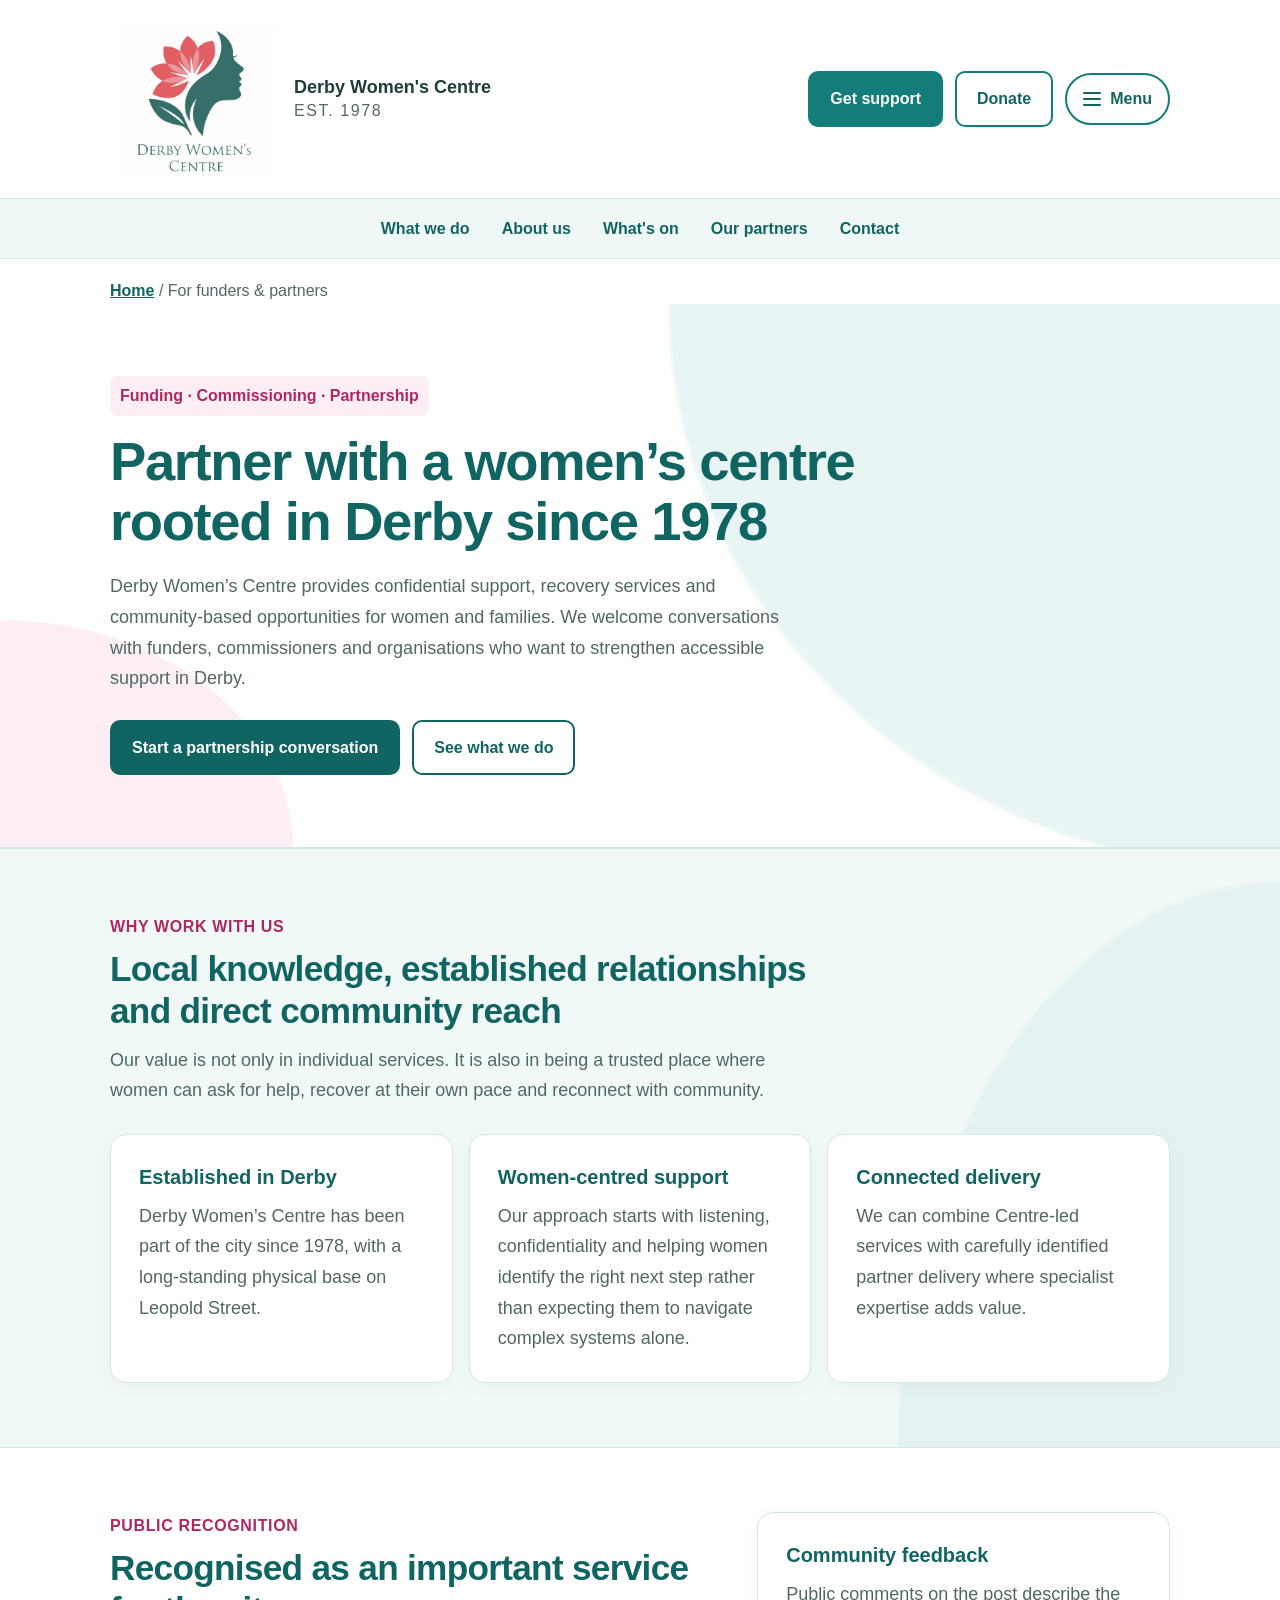
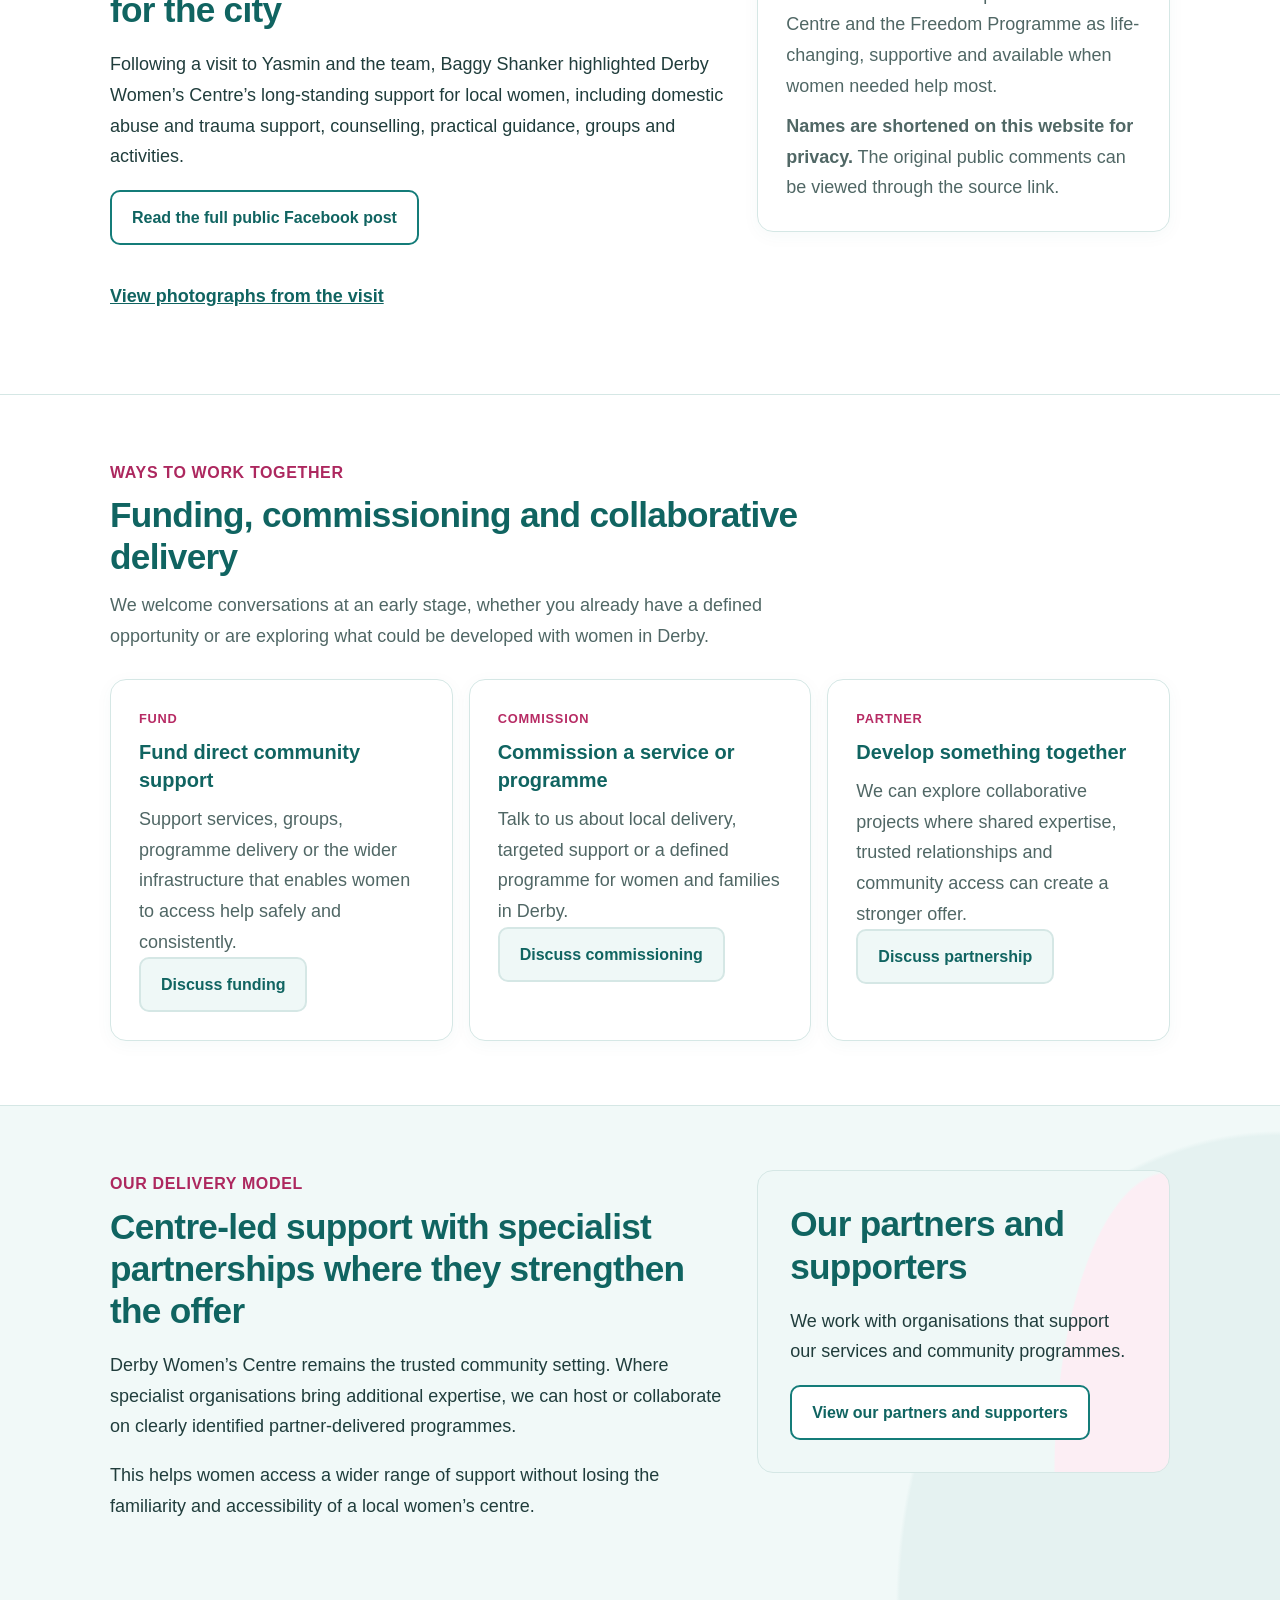
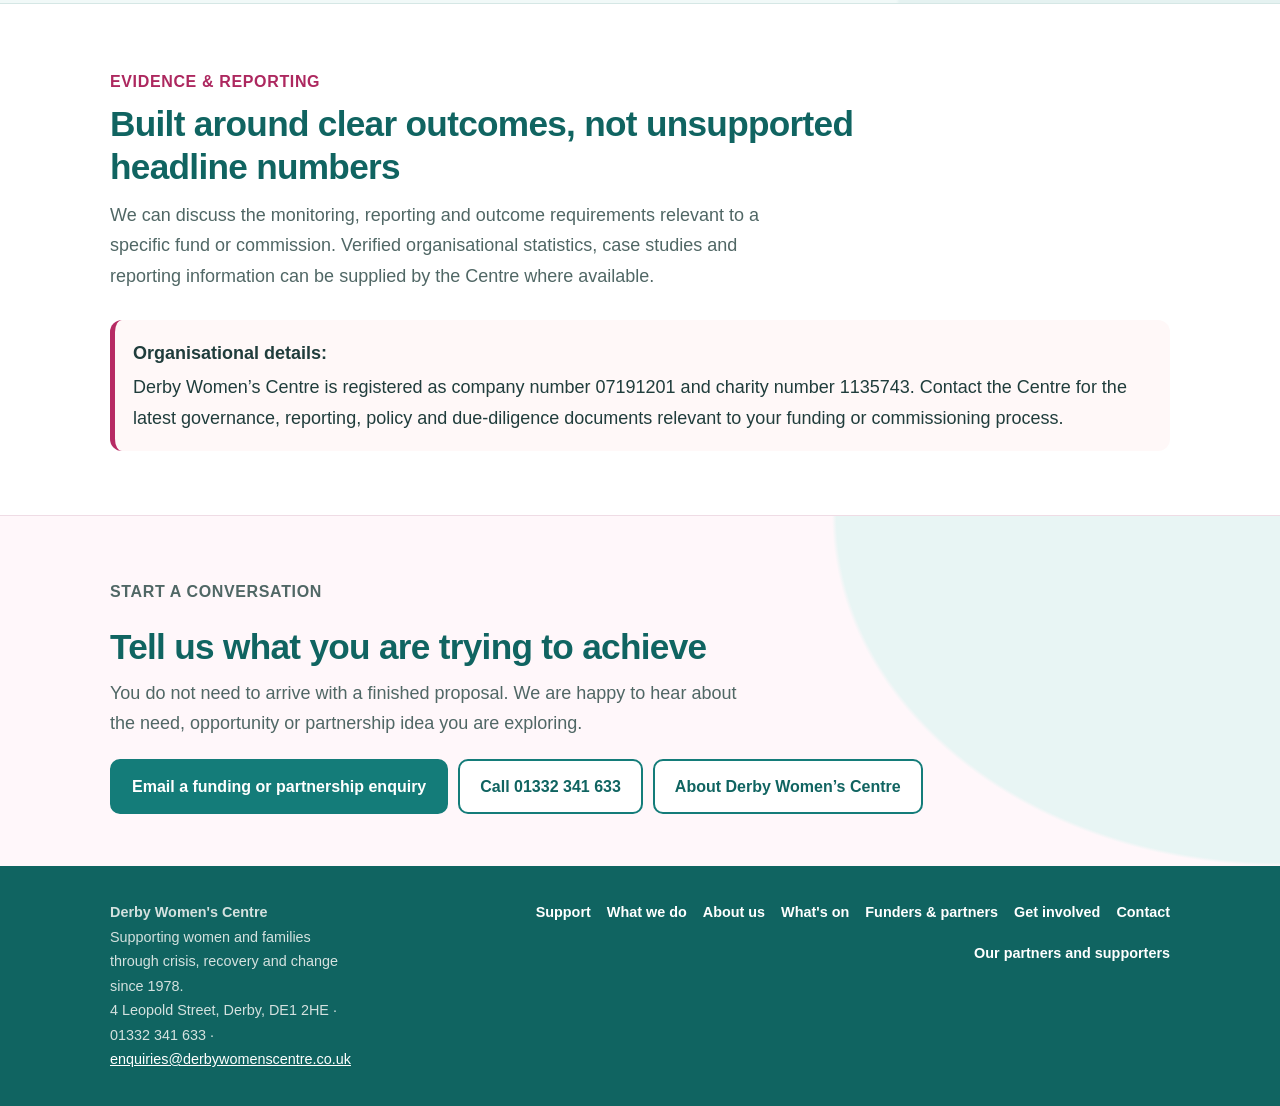
<file: funders-partners.html>
<!DOCTYPE html>

<html lang="en">
<head>
<meta charset="utf-8"/>
<meta content="width=device-width, initial-scale=1" name="viewport"/>
<meta content="Explore funding, commissioning and partnership opportunities with Derby Women's Centre, an established women-centred organisation serving Derby since 1978." name="description"/>
<meta content="#3c7771" name="theme-color"/>
<title>For Funders &amp; Partners | Derby Women's Centre</title>
<style>
:root {
  --teal:#2f6f69;
  --teal-dark:#214f4b;
  --coral:#b8444f;
  --cream:#fbf8f4;
  --soft:#f4f7f6;
  --ink:#172523;
  --muted:#53635f;
  --line:#d9e0de;
  --white:#ffffff;
  --focus:#8b2f3b;
  --radius:18px;
}
* { box-sizing:border-box; }
html { scroll-behavior:smooth; }
body {
  margin:0;
  background:var(--white);
  color:var(--ink);
  font-family:Arial, Helvetica, sans-serif;
  font-size:18px;
  line-height:1.7;
  overflow-x:hidden;
}
img { max-width:100%; height:auto; display:block; }
a { color:var(--teal-dark); }
a:focus, button:focus, summary:focus {
  outline:4px solid var(--focus);
  outline-offset:4px;
}
.container {
  width:min(1060px, calc(100% - 32px));
  margin:auto;
}
.skip-link {
  position:absolute;
  left:-9999px;
}
.skip-link:focus {
  left:16px;
  top:16px;
  z-index:1000;
  background:#fff;
  padding:10px 14px;
  border-radius:8px;
}

header {
  background:#fff;
  border-bottom:1px solid var(--line);
}
.header-inner {
  min-height:84px;
  display:flex;
  align-items:center;
  justify-content:space-between;
  gap:24px;
}
.brand {
  display:flex;
  align-items:center;
  gap:14px;
  text-decoration:none;
  color:var(--ink);
  min-width:0;
}
.brand img {
  width:74px;
  height:74px;
  object-fit:contain;
  object-position:center;
  flex:0 0 auto;
}
.brand-copy {
  display:flex;
  flex-direction:column;
  line-height:1.15;
}
.brand-copy strong {
  font-size:1rem;
}
.brand-copy span {
  margin-top:4px;
  color:var(--muted);
  font-size:.72rem;
  letter-spacing:.1em;
}
.header-actions {
  display:flex;
  align-items:center;
  gap:10px;
}
.nav-link {
  text-decoration:none;
  font-weight:700;
  font-size:.9rem;
}
.button {
  display:inline-flex;
  align-items:center;
  justify-content:center;
  min-height:50px;
  padding:12px 20px;
  border-radius:999px;
  background:var(--teal);
  border:2px solid var(--teal);
  color:#fff;
  text-decoration:none;
  font-weight:700;
  text-align:center;
}
.button:hover { background:var(--teal-dark); border-color:var(--teal-dark); }
.button.secondary {
  background:#fff;
  color:var(--teal-dark);
}
.button.soft {
  background:var(--cream);
  color:var(--teal-dark);
  border-color:var(--line);
}
.button.light {
  background:#fff;
  color:var(--teal-dark);
  border-color:#fff;
}
.button.light:hover {
  background:var(--cream);
  color:var(--teal-dark);
  border-color:var(--cream);
}

.start-strip {
  background:var(--soft);
  border-bottom:1px solid var(--line);
}
.start-inner {
  padding:16px 0;
}
.start-inner p {
  margin:0 0 10px;
  font-weight:700;
}
.start-choices {
  display:grid;
  grid-template-columns:repeat(3,1fr);
  gap:10px;
}
.start-choice {
  display:block;
  padding:14px 16px;
  border:1px solid var(--line);
  border-radius:14px;
  background:#fff;
  text-decoration:none;
  font-weight:700;
}
.start-choice small {
  display:block;
  margin-top:4px;
  color:var(--muted);
  font-weight:400;
}

.hero {
  padding:58px 0 44px;
}
.badge {
  display:inline-block;
  margin-bottom:16px;
  padding:6px 10px;
  border-radius:999px;
  background:#fdebed;
  color:#7c2e37;
  font-size:.82rem;
  font-weight:700;
}
h1,h2,h3 {
  margin:0;
  line-height:1.25;
}
h1 {
  max-width:780px;
  font-size:clamp(2.4rem, 6vw, 4.4rem);
}
h2 {
  font-size:clamp(1.8rem, 4vw, 2.8rem);
}
h3 {
  font-size:1.2rem;
}
.hero-copy {
  max-width:760px;
}
.lead {
  margin:18px 0 0;
  color:var(--muted);
  max-width:68ch;
}
.hero-actions {
  display:flex;
  gap:12px;
  flex-wrap:wrap;
  margin-top:26px;
}
.quick-contact {
  margin-top:26px;
  padding:18px;
  border:1px solid var(--line);
  border-radius:16px;
  background:var(--cream);
}
.quick-contact strong {
  display:block;
  margin-bottom:6px;
}
.quick-contact p {
  margin:0;
}
.quick-contact a {
  font-weight:700;
}

.section {
  padding:64px 0;
  border-top:1px solid var(--line);
}
.section.soft {
  background:var(--cream);
}
.section-head {
  max-width:760px;
  margin-bottom:28px;
}
.label {
  margin:0 0 8px;
  color:var(--coral);
  font-size:.8rem;
  font-weight:700;
  letter-spacing:.08em;
  text-transform:uppercase;
}
.section-head p:last-child {
  margin:12px 0 0;
  color:var(--muted);
  max-width:68ch;
}

.card-grid {
  display:grid;
  grid-template-columns:repeat(3,1fr);
  gap:16px;
}
.card {
  padding:22px;
  border:1px solid var(--line);
  border-radius:var(--radius);
  background:#fff;
}
.card p {
  margin:10px 0 0;
  color:var(--muted);
}
.card strong.step {
  display:block;
  margin-bottom:8px;
  color:var(--coral);
  font-size:.8rem;
  letter-spacing:.06em;
}

.quote {
  padding:34px 0;
  background:var(--teal-dark);
  color:#fff;
}
.quote blockquote {
  margin:0;
  max-width:800px;
  font-size:1.25rem;
  line-height:1.6;
}
.quote cite {
  display:block;
  margin-top:12px;
  color:#dce9e7;
  font-style:normal;
  font-size:.9rem;
}

.support-layout {
  display:grid;
  grid-template-columns:1.2fr 1fr;
  gap:16px;
}
.feature {
  background:#fff6f6;
  border-color:#efc6ca;
}
.feature .button {
  margin-top:18px;
}
.mini-stack {
  display:grid;
  gap:12px;
}
.notice {
  margin-top:16px;
  padding:18px;
  border-left:5px solid var(--coral);
  background:#fff8f8;
  border-radius:12px;
}
.notice strong {
  display:block;
  margin-bottom:4px;
}

details {
  margin-top:14px;
  border:1px solid var(--line);
  border-radius:14px;
  background:#fff;
}
summary {
  cursor:pointer;
  padding:16px 18px;
  font-weight:700;
}
.details-body {
  padding:0 18px 18px;
  color:var(--muted);
}
.details-body p {
  margin:0 0 12px;
}
.stats {
  display:grid;
  grid-template-columns:repeat(5,1fr);
  gap:10px;
  margin-top:22px;
}
.stat {
  padding:18px 12px;
  border:1px solid var(--line);
  border-radius:14px;
  background:#fff;
  text-align:center;
}
.stat strong {
  display:block;
  color:var(--teal-dark);
  font-size:1.4rem;
}
.stat span {
  display:block;
  margin-top:5px;
  color:var(--muted);
  font-size:.8rem;
  line-height:1.4;
}

.event-list {
  display:grid;
  gap:12px;
}
.event {
  display:grid;
  grid-template-columns:180px 1fr auto;
  gap:18px;
  align-items:start;
  padding:18px;
  border:1px solid var(--line);
  border-radius:14px;
  background:#fff;
}
.event-date {
  font-weight:700;
  color:var(--coral);
}
.event p {
  margin:6px 0 0;
  color:var(--muted);
}

.partner {
  padding:24px;
  border-radius:18px;
  background:var(--teal-dark);
  color:#fff;
}
.partner p {
  margin:10px 0 18px;
  color:#e1ecea;
  max-width:70ch;
}
.partner-actions {
  display:flex;
  gap:10px;
  flex-wrap:wrap;
}

.footer-cta {
  padding:52px 0;
  background:var(--cream);
}
.footer-cta p {
  margin:10px 0 20px;
  color:var(--muted);
  max-width:65ch;
}
.footer-actions {
  display:flex;
  gap:10px;
  flex-wrap:wrap;
}

footer {
  padding:34px 0;
  background:#203b38;
  color:#edf5f4;
}
.footer-simple {
  display:grid;
  grid-template-columns:1fr auto;
  gap:24px;
  align-items:start;
}
.footer-simple p {
  margin:0;
  max-width:700px;
  color:#d4e1df;
  font-size:.9rem;
}
.footer-simple a {
  color:#fff;
}
.footer-links {
  display:flex;
  gap:16px;
  flex-wrap:wrap;
  justify-content:flex-end;
}
.footer-links a {
  color:#fff;
  font-weight:700;
  text-decoration:none;
  font-size:.9rem;
}

.mobile-help {
  display:none;
}


.menu-wrap {
  position:relative;
}
.menu-button {
  display:inline-flex;
  align-items:center;
  justify-content:center;
  gap:9px;
  min-height:46px;
  padding:10px 16px;
  border:2px solid var(--teal);
  border-radius:999px;
  background:#fff;
  color:var(--teal-dark);
  font:inherit;
  font-size:.9rem;
  font-weight:700;
  cursor:pointer;
}
.menu-icon {
  width:18px;
  height:14px;
  position:relative;
  display:inline-block;
}
.menu-icon::before,
.menu-icon::after,
.menu-icon span {
  content:"";
  position:absolute;
  left:0;
  width:18px;
  height:2px;
  border-radius:2px;
  background:currentColor;
}
.menu-icon::before { top:0; }
.menu-icon span { top:6px; }
.menu-icon::after { top:12px; }
.dropdown-menu {
  display:none;
  position:absolute;
  right:0;
  top:calc(100% + 10px);
  width:min(310px, calc(100vw - 28px));
  padding:10px;
  border:1px solid var(--line);
  border-radius:16px;
  background:#fff;
  box-shadow:0 18px 45px rgba(33,79,75,.16);
  z-index:200;
}
.dropdown-menu.open { display:block; }
.dropdown-menu a {
  display:block;
  padding:12px 14px;
  border-radius:10px;
  color:var(--ink);
  text-decoration:none;
  font-weight:700;
}
.dropdown-menu a:hover,
.dropdown-menu a:focus {
  background:var(--soft);
}
.dropdown-menu .menu-support {
  background:var(--teal);
  color:#fff;
  margin-bottom:5px;
}
.dropdown-menu .menu-support:hover,
.dropdown-menu .menu-support:focus {
  background:var(--teal-dark);
}

@media (max-width:900px) {
  .header-actions .nav-link { display:none; }
  .card-grid { grid-template-columns:1fr; }
  .support-layout { grid-template-columns:1fr; }
  .stats { grid-template-columns:repeat(3,1fr); }
  .event { grid-template-columns:1fr; gap:8px; }
  .event .button { width:fit-content; }
  .footer-simple { grid-template-columns:1fr; }
  .footer-links { justify-content:flex-start; }
}
@media (max-width:700px) {
  body { font-size:17px; }
  .container { width:min(100% - 24px,1060px); }
  .brand img { width:60px; height:60px; }
  .brand-copy strong { font-size:.9rem; }
  .header-actions .button { padding:10px 14px; min-height:42px; }
  .start-choices { grid-template-columns:1fr; }
  .hero { padding:42px 0 34px; }
  h1 { font-size:2.4rem; }
  .hero-actions, .footer-actions, .partner-actions { flex-direction:column; }
  .hero-actions .button, .footer-actions .button, .partner-actions .button { width:100%; }
  .stats { grid-template-columns:1fr 1fr; }
  .section { padding:52px 0; }
  .mobile-help {
    display:block;
    position:fixed;
    left:0; right:0; bottom:0;
    z-index:100;
    padding:10px 12px calc(10px + env(safe-area-inset-bottom));
    background:#fff;
    border-top:1px solid var(--line);
  }
  .mobile-help a {
    display:block;
    padding:13px 16px;
    border-radius:999px;
    background:var(--teal);
    color:#fff;
    text-align:center;
    text-decoration:none;
    font-weight:700;
  }
  footer { padding-bottom:94px; }
}
@media (prefers-reduced-motion:reduce) {
  html { scroll-behavior:auto; }
  * { animation:none !important; transition:none !important; }
}

.breadcrumb { padding:18px 0 0; font-size:.88rem; color:var(--muted); }
.breadcrumb a { font-weight:700; }
.two-col { display:grid; grid-template-columns:1.2fr .8fr; gap:28px; align-items:start; }
.value-grid { display:grid; grid-template-columns:repeat(2,1fr); gap:16px; }
.timeline { display:grid; gap:14px; margin-top:24px; }
.timeline-item { border-left:4px solid var(--coral); padding:4px 0 4px 18px; }
.timeline-item strong { color:var(--teal-dark); }
.partner-card { padding:24px; border:1px solid var(--line); border-radius:var(--radius); background:#fff; }
@media (max-width:800px) { .two-col,.value-grid { grid-template-columns:1fr; } }

.visit-photo { margin:0; }
.visit-photo img { width:100%; height:auto; border-radius:18px; }
.visit-photo figcaption { margin-top:12px; color:var(--muted); font-size:1rem; }
.visit-grid { display:grid; grid-template-columns:repeat(2,minmax(0,1fr)); gap:28px; align-items:start; }
.visit-link { display:inline-block; margin-top:18px; font-weight:700; }
@media(max-width:700px) { .visit-grid { grid-template-columns:1fr; } }
</style>
<link href="centre-theme.css" rel="stylesheet"/></head>
<body>
<a class="skip-link" href="#main">Skip to main content</a>
<header>
<div class="container header-inner">
<a aria-label="Derby Women's Centre home" class="brand" href="index.html">
<img alt="Derby Women's Centre logo" src="[data-uri]"/>
<span class="brand-copy"><strong>Derby Women's Centre</strong><span>EST. 1978</span></span>
</a>
<div class="header-actions">
<a class="button header-support" href="find-support.html">Get support</a>
<div class="menu-wrap">
<button aria-controls="siteMenu" aria-expanded="false" class="menu-button" id="menuButton" type="button">
<span aria-hidden="true" class="menu-icon"><span></span></span> Menu
        </button>
<nav aria-label="Website menu" class="dropdown-menu" id="siteMenu">
<a class="menu-support" href="find-support.html">Find support</a>
<a href="what-we-do.html">What we do</a>
<a href="about-us.html">About us</a>
<a href="whats-on.html">What's on</a><a aria-current="page" href="funders-partners.html">For funders &amp; partners</a>
<a href="get-involved.html">Get involved</a>
<a href="contact.html">Contact us</a>
<a href="our-partners.html">Our partners and supporters</a></nav>
</div>
<a class="button secondary header-donate" href="https://www.gofundme.com/f/be-their-lifeline-dwc" rel="noopener" target="_blank">Donate</a>
</div>
</div>
<nav class="desktop-nav" aria-label="Main navigation"><a href="what-we-do.html">What we do</a><a href="about-us.html">About us</a><a href="whats-on.html">What's on</a><a href="our-partners.html">Our partners</a><a href="contact.html">Contact</a></nav>
</header>
<main id="main">
<div class="container breadcrumb"><a href="index.html">Home</a> / For funders &amp; partners</div>
<section class="hero">
<div class="container"><div class="hero-copy">
<span class="badge">Funding · Commissioning · Partnership</span>
<h1>Partner with a women’s centre rooted in Derby since 1978</h1>
<p class="lead">Derby Women’s Centre provides confidential support, recovery services and community-based opportunities for women and families. We welcome conversations with funders, commissioners and organisations who want to strengthen accessible support in Derby.</p>
<div class="hero-actions">
<a class="button" href="mailto:enquiries@derbywomenscentre.co.uk?subject=Funding%20or%20partnership%20enquiry%20%E2%80%93%20Derby%20Women%27s%20Centre&amp;body=Hello%20Derby%20Women%27s%20Centre%2C%0A%0AI%20am%20getting%20in%20touch%20about%20a%20potential%20funding%2C%20commissioning%20or%20partnership%20opportunity.%0A%0AOrganisation%3A%0A%0AOpportunity%20/%20idea%3A%0A%0A%5BPlease%20add%20details%20here%5D%0A%0APlease%20could%20someone%20contact%20me%20to%20discuss%20this%20further%3F%0A%0AThank%20you.">Start a partnership conversation</a>
<a class="button secondary" href="what-we-do.html">See what we do</a>
</div>
</div></div>
</section>
<section class="section soft">
<div class="container">
<div class="section-head">
<p class="label">Why work with us</p>
<h2>Local knowledge, established relationships and direct community reach</h2>
<p>Our value is not only in individual services. It is also in being a trusted place where women can ask for help, recover at their own pace and reconnect with community.</p>
</div>
<div class="card-grid">
<article class="card"><h3>Established in Derby</h3><p>Derby Women’s Centre has been part of the city since 1978, with a long-standing physical base on Leopold Street.</p></article>
<article class="card"><h3>Women-centred support</h3><p>Our approach starts with listening, confidentiality and helping women identify the right next step rather than expecting them to navigate complex systems alone.</p></article>
<article class="card"><h3>Connected delivery</h3><p>We can combine Centre-led services with carefully identified partner delivery where specialist expertise adds value.</p></article>
</div>
</div>
</section>
<section class="section">
<div class="container two-col">
<div>
<p class="label">Public recognition</p>
<h2>Recognised as an important service for the city</h2>
<p>Following a visit to Yasmin and the team, Baggy Shanker highlighted Derby Women’s Centre’s long-standing support for local women, including domestic abuse and trauma support, counselling, practical guidance, groups and activities.</p>
<a class="button secondary" href="https://www.facebook.com/share/p/1BogHa5h95/?mibextid=wwXIfr" rel="noopener noreferrer" target="_blank">Read the full public Facebook post</a>
<p><a class="visit-link" href="centre-visit.html">View photographs from the visit</a></p></div>
<div class="card">
<h3>Community feedback</h3>
<p>Public comments on the post describe the Centre and the Freedom Programme as life-changing, supportive and available when women needed help most.</p>
<p><strong>Names are shortened on this website for privacy.</strong> The original public comments can be viewed through the source link.</p>
</div>
</div>
</section>
<section class="section">
<div class="container">
<div class="section-head">
<p class="label">Ways to work together</p>
<h2>Funding, commissioning and collaborative delivery</h2>
<p>We welcome conversations at an early stage, whether you already have a defined opportunity or are exploring what could be developed with women in Derby.</p>
</div>
<div class="card-grid">
<article class="card"><strong class="step">FUND</strong><h3>Fund direct community support</h3><p>Support services, groups, programme delivery or the wider infrastructure that enables women to access help safely and consistently.</p><a class="button soft" href="mailto:enquiries@derbywomenscentre.co.uk?subject=Funding%20or%20partnership%20enquiry%20%E2%80%93%20Derby%20Women%27s%20Centre&amp;body=Hello%20Derby%20Women%27s%20Centre%2C%0A%0AI%20am%20getting%20in%20touch%20about%20a%20potential%20funding%2C%20commissioning%20or%20partnership%20opportunity.%0A%0AOrganisation%3A%0A%0AOpportunity%20/%20idea%3A%0A%0A%5BPlease%20add%20details%20here%5D%0A%0APlease%20could%20someone%20contact%20me%20to%20discuss%20this%20further%3F%0A%0AThank%20you.">Discuss funding</a></article>
<article class="card"><strong class="step">COMMISSION</strong><h3>Commission a service or programme</h3><p>Talk to us about local delivery, targeted support or a defined programme for women and families in Derby.</p><a class="button soft" href="mailto:enquiries@derbywomenscentre.co.uk?subject=Funding%20or%20partnership%20enquiry%20%E2%80%93%20Derby%20Women%27s%20Centre&amp;body=Hello%20Derby%20Women%27s%20Centre%2C%0A%0AI%20am%20getting%20in%20touch%20about%20a%20potential%20funding%2C%20commissioning%20or%20partnership%20opportunity.%0A%0AOrganisation%3A%0A%0AOpportunity%20/%20idea%3A%0A%0A%5BPlease%20add%20details%20here%5D%0A%0APlease%20could%20someone%20contact%20me%20to%20discuss%20this%20further%3F%0A%0AThank%20you.">Discuss commissioning</a></article>
<article class="card"><strong class="step">PARTNER</strong><h3>Develop something together</h3><p>We can explore collaborative projects where shared expertise, trusted relationships and community access can create a stronger offer.</p><a class="button soft" href="mailto:enquiries@derbywomenscentre.co.uk?subject=Funding%20or%20partnership%20enquiry%20%E2%80%93%20Derby%20Women%27s%20Centre&amp;body=Hello%20Derby%20Women%27s%20Centre%2C%0A%0AI%20am%20getting%20in%20touch%20about%20a%20potential%20funding%2C%20commissioning%20or%20partnership%20opportunity.%0A%0AOrganisation%3A%0A%0AOpportunity%20/%20idea%3A%0A%0A%5BPlease%20add%20details%20here%5D%0A%0APlease%20could%20someone%20contact%20me%20to%20discuss%20this%20further%3F%0A%0AThank%20you.">Discuss partnership</a></article>
</div>
</div>
</section>
<section class="section soft">
<div class="container two-col">
<div>
<p class="label">Our delivery model</p>
<h2>Centre-led support with specialist partnerships where they strengthen the offer</h2>
<p>Derby Women’s Centre remains the trusted community setting. Where specialist organisations bring additional expertise, we can host or collaborate on clearly identified partner-delivered programmes.</p>
<p>This helps women access a wider range of support without losing the familiarity and accessibility of a local women’s centre.</p>
</div>
<div class="partner-summary"><h2>Our partners and supporters</h2><p>We work with organisations that support our services and community programmes.</p><a class="button secondary" href="our-partners.html">View our partners and supporters</a></div>
</div>
</section>
<section class="section">
<div class="container">
<div class="section-head">
<p class="label">Evidence &amp; reporting</p>
<h2>Built around clear outcomes, not unsupported headline numbers</h2>
<p>We can discuss the monitoring, reporting and outcome requirements relevant to a specific fund or commission. Verified organisational statistics, case studies and reporting information can be supplied by the Centre where available.</p>
</div>
<div class="notice"><strong>Organisational details:</strong> Derby Women’s Centre is registered as company number 07191201 and charity number 1135743. Contact the Centre for the latest governance, reporting, policy and due-diligence documents relevant to your funding or commissioning process.</div>
</div>
</section>
<section class="footer-cta" id="contact">
<div class="container">
<p class="label">Start a conversation</p>
<h2>Tell us what you are trying to achieve</h2>
<p>You do not need to arrive with a finished proposal. We are happy to hear about the need, opportunity or partnership idea you are exploring.</p>
<div class="footer-actions">
<a class="button" href="mailto:enquiries@derbywomenscentre.co.uk?subject=Funding%20or%20partnership%20enquiry%20%E2%80%93%20Derby%20Women%27s%20Centre&amp;body=Hello%20Derby%20Women%27s%20Centre%2C%0A%0AI%20am%20getting%20in%20touch%20about%20a%20potential%20funding%2C%20commissioning%20or%20partnership%20opportunity.%0A%0AOrganisation%3A%0A%0AOpportunity%20/%20idea%3A%0A%0A%5BPlease%20add%20details%20here%5D%0A%0APlease%20could%20someone%20contact%20me%20to%20discuss%20this%20further%3F%0A%0AThank%20you.">Email a funding or partnership enquiry</a>
<a class="button secondary" href="tel:01332341633">Call 01332 341 633</a>
<a class="button secondary" href="about-us.html">About Derby Women’s Centre</a>
</div>
</div>
</section>
</main>
<footer>
<div class="container footer-simple">
<p><strong>Derby Women's Centre</strong><br/>Supporting women and families through crisis, recovery and change since 1978.<br/>4 Leopold Street, Derby, DE1 2HE · 01332 341 633 · <a href="mailto:enquiries@derbywomenscentre.co.uk?subject=General%20enquiry%20%E2%80%93%20Derby%20Women%27s%20Centre&amp;body=Hello%20Derby%20Women%27s%20Centre%2C%0A%0AI%20would%20like%20to%20make%20an%20enquiry%20about%3A%0A%0A%5BPlease%20add%20details%20here%5D%0A%0AMy%20preferred%20way%20to%20be%20contacted%20is%3A%0A%0AThank%20you.">enquiries@derbywomenscentre.co.uk</a></p>
<div class="footer-links"><a href="find-support.html">Support</a><a href="what-we-do.html">What we do</a><a href="about-us.html">About us</a><a href="whats-on.html">What's on</a><a href="funders-partners.html">Funders &amp; partners</a><a href="get-involved.html">Get involved</a><a href="contact.html">Contact</a><a href="our-partners.html">Our partners and supporters</a></div>
</div>
</footer>
<div class="mobile-help"><a href="mailto:enquiries@derbywomenscentre.co.uk?subject=Website%20enquiry%20%E2%80%93%20Derby%20Women%27s%20Centre&amp;body=Name%3A%0A%0AContact%20details%3A%0A%0AEnquiry%3A%0A">Send an Enquiry</a></div>
<script>
(function () {
  const button = document.getElementById('menuButton');
  const menu = document.getElementById('siteMenu');
  function closeMenu() { menu.classList.remove('open'); button.setAttribute('aria-expanded','false'); }
  button.addEventListener('click', function () { const open = menu.classList.toggle('open'); button.setAttribute('aria-expanded',String(open)); });
  menu.querySelectorAll('a').forEach(function(link) { link.addEventListener('click', closeMenu); });
  document.addEventListener('click', function(event) { if (!event.target.closest('.menu-wrap')) closeMenu(); });
  document.addEventListener('keydown', function(event) { if (event.key === 'Escape') { closeMenu(); button.focus(); } });
})();
</script>
</body>
</html>
</file>
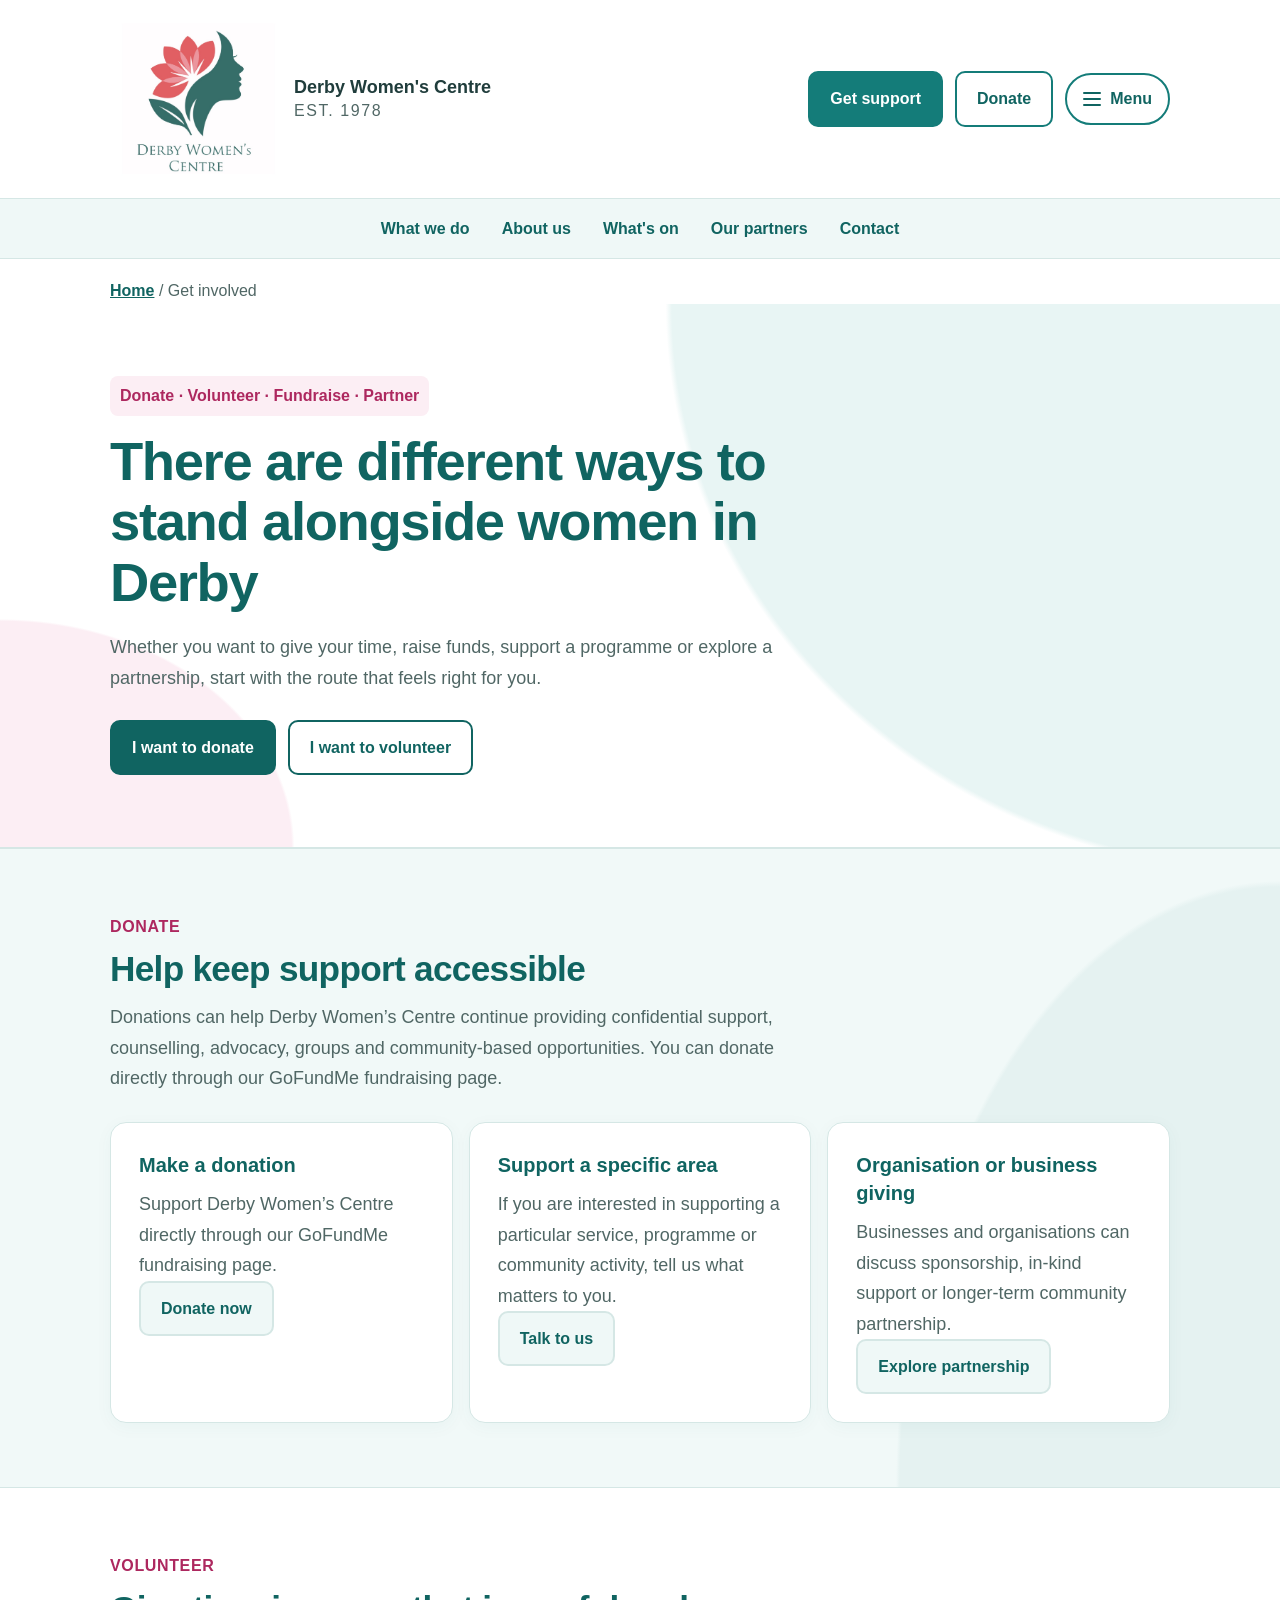
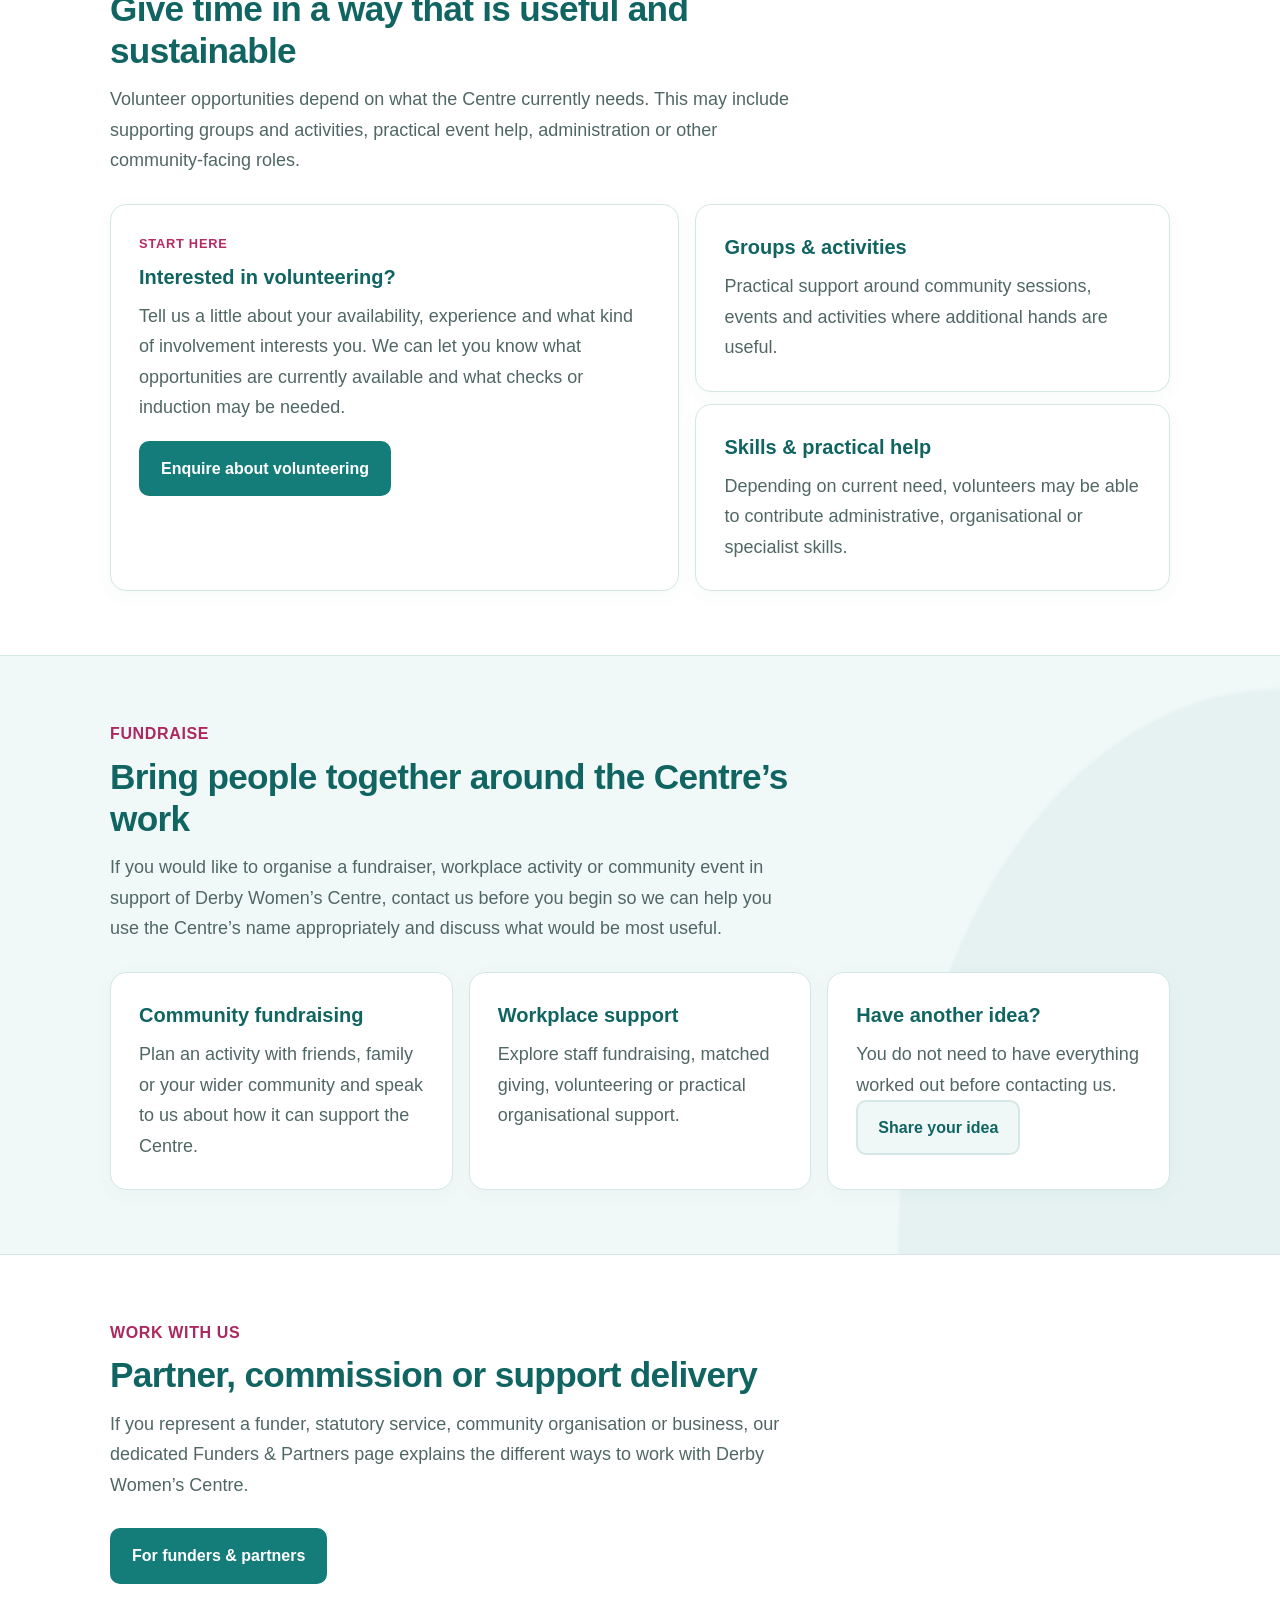
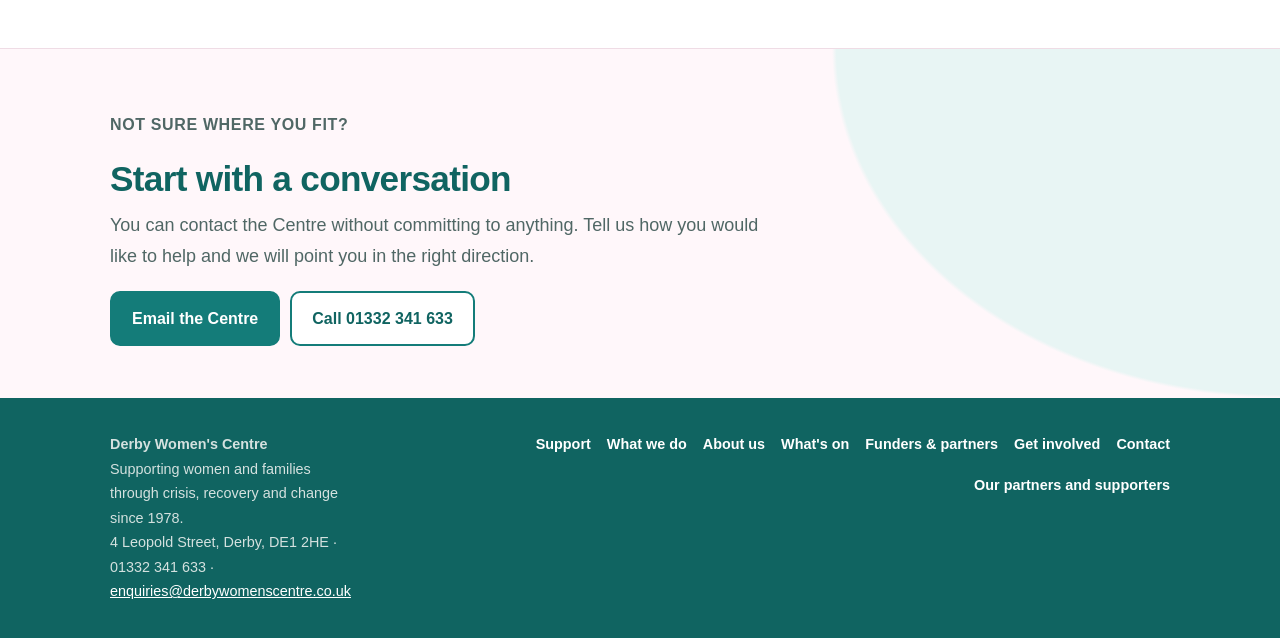
<file: get-involved.html>
<!DOCTYPE html>

<html lang="en">
<head>
<meta charset="utf-8"/>
<meta content="width=device-width, initial-scale=1" name="viewport"/>
<meta content="Support Derby Women's Centre through donations, volunteering, fundraising, organisational support or partnership opportunities." name="description"/>
<meta content="#3c7771" name="theme-color"/>
<title>Get Involved | Derby Women's Centre</title>
<style>
:root {
  --teal:#2f6f69;
  --teal-dark:#214f4b;
  --coral:#b8444f;
  --cream:#fbf8f4;
  --soft:#f4f7f6;
  --ink:#172523;
  --muted:#53635f;
  --line:#d9e0de;
  --white:#ffffff;
  --focus:#8b2f3b;
  --radius:18px;
}
* { box-sizing:border-box; }
html { scroll-behavior:smooth; }
body {
  margin:0;
  background:var(--white);
  color:var(--ink);
  font-family:Arial, Helvetica, sans-serif;
  font-size:18px;
  line-height:1.7;
  overflow-x:hidden;
}
img { max-width:100%; height:auto; display:block; }
a { color:var(--teal-dark); }
a:focus, button:focus, summary:focus {
  outline:4px solid var(--focus);
  outline-offset:4px;
}
.container {
  width:min(1060px, calc(100% - 32px));
  margin:auto;
}
.skip-link {
  position:absolute;
  left:-9999px;
}
.skip-link:focus {
  left:16px;
  top:16px;
  z-index:1000;
  background:#fff;
  padding:10px 14px;
  border-radius:8px;
}

header {
  background:#fff;
  border-bottom:1px solid var(--line);
}
.header-inner {
  min-height:84px;
  display:flex;
  align-items:center;
  justify-content:space-between;
  gap:24px;
}
.brand {
  display:flex;
  align-items:center;
  gap:14px;
  text-decoration:none;
  color:var(--ink);
  min-width:0;
}
.brand img {
  width:74px;
  height:74px;
  object-fit:contain;
  object-position:center;
  flex:0 0 auto;
}
.brand-copy {
  display:flex;
  flex-direction:column;
  line-height:1.15;
}
.brand-copy strong {
  font-size:1rem;
}
.brand-copy span {
  margin-top:4px;
  color:var(--muted);
  font-size:.72rem;
  letter-spacing:.1em;
}
.header-actions {
  display:flex;
  align-items:center;
  gap:10px;
}
.nav-link {
  text-decoration:none;
  font-weight:700;
  font-size:.9rem;
}
.button {
  display:inline-flex;
  align-items:center;
  justify-content:center;
  min-height:50px;
  padding:12px 20px;
  border-radius:999px;
  background:var(--teal);
  border:2px solid var(--teal);
  color:#fff;
  text-decoration:none;
  font-weight:700;
  text-align:center;
}
.button:hover { background:var(--teal-dark); border-color:var(--teal-dark); }
.button.secondary {
  background:#fff;
  color:var(--teal-dark);
}
.button.soft {
  background:var(--cream);
  color:var(--teal-dark);
  border-color:var(--line);
}
.button.light {
  background:#fff;
  color:var(--teal-dark);
  border-color:#fff;
}
.button.light:hover {
  background:var(--cream);
  color:var(--teal-dark);
  border-color:var(--cream);
}

.start-strip {
  background:var(--soft);
  border-bottom:1px solid var(--line);
}
.start-inner {
  padding:16px 0;
}
.start-inner p {
  margin:0 0 10px;
  font-weight:700;
}
.start-choices {
  display:grid;
  grid-template-columns:repeat(3,1fr);
  gap:10px;
}
.start-choice {
  display:block;
  padding:14px 16px;
  border:1px solid var(--line);
  border-radius:14px;
  background:#fff;
  text-decoration:none;
  font-weight:700;
}
.start-choice small {
  display:block;
  margin-top:4px;
  color:var(--muted);
  font-weight:400;
}

.hero {
  padding:58px 0 44px;
}
.badge {
  display:inline-block;
  margin-bottom:16px;
  padding:6px 10px;
  border-radius:999px;
  background:#fdebed;
  color:#7c2e37;
  font-size:.82rem;
  font-weight:700;
}
h1,h2,h3 {
  margin:0;
  line-height:1.25;
}
h1 {
  max-width:780px;
  font-size:clamp(2.4rem, 6vw, 4.4rem);
}
h2 {
  font-size:clamp(1.8rem, 4vw, 2.8rem);
}
h3 {
  font-size:1.2rem;
}
.hero-copy {
  max-width:760px;
}
.lead {
  margin:18px 0 0;
  color:var(--muted);
  max-width:68ch;
}
.hero-actions {
  display:flex;
  gap:12px;
  flex-wrap:wrap;
  margin-top:26px;
}
.quick-contact {
  margin-top:26px;
  padding:18px;
  border:1px solid var(--line);
  border-radius:16px;
  background:var(--cream);
}
.quick-contact strong {
  display:block;
  margin-bottom:6px;
}
.quick-contact p {
  margin:0;
}
.quick-contact a {
  font-weight:700;
}

.section {
  padding:64px 0;
  border-top:1px solid var(--line);
}
.section.soft {
  background:var(--cream);
}
.section-head {
  max-width:760px;
  margin-bottom:28px;
}
.label {
  margin:0 0 8px;
  color:var(--coral);
  font-size:.8rem;
  font-weight:700;
  letter-spacing:.08em;
  text-transform:uppercase;
}
.section-head p:last-child {
  margin:12px 0 0;
  color:var(--muted);
  max-width:68ch;
}

.card-grid {
  display:grid;
  grid-template-columns:repeat(3,1fr);
  gap:16px;
}
.card {
  padding:22px;
  border:1px solid var(--line);
  border-radius:var(--radius);
  background:#fff;
}
.card p {
  margin:10px 0 0;
  color:var(--muted);
}
.card strong.step {
  display:block;
  margin-bottom:8px;
  color:var(--coral);
  font-size:.8rem;
  letter-spacing:.06em;
}

.quote {
  padding:34px 0;
  background:var(--teal-dark);
  color:#fff;
}
.quote blockquote {
  margin:0;
  max-width:800px;
  font-size:1.25rem;
  line-height:1.6;
}
.quote cite {
  display:block;
  margin-top:12px;
  color:#dce9e7;
  font-style:normal;
  font-size:.9rem;
}

.support-layout {
  display:grid;
  grid-template-columns:1.2fr 1fr;
  gap:16px;
}
.feature {
  background:#fff6f6;
  border-color:#efc6ca;
}
.feature .button {
  margin-top:18px;
}
.mini-stack {
  display:grid;
  gap:12px;
}
.notice {
  margin-top:16px;
  padding:18px;
  border-left:5px solid var(--coral);
  background:#fff8f8;
  border-radius:12px;
}
.notice strong {
  display:block;
  margin-bottom:4px;
}

details {
  margin-top:14px;
  border:1px solid var(--line);
  border-radius:14px;
  background:#fff;
}
summary {
  cursor:pointer;
  padding:16px 18px;
  font-weight:700;
}
.details-body {
  padding:0 18px 18px;
  color:var(--muted);
}
.details-body p {
  margin:0 0 12px;
}
.stats {
  display:grid;
  grid-template-columns:repeat(5,1fr);
  gap:10px;
  margin-top:22px;
}
.stat {
  padding:18px 12px;
  border:1px solid var(--line);
  border-radius:14px;
  background:#fff;
  text-align:center;
}
.stat strong {
  display:block;
  color:var(--teal-dark);
  font-size:1.4rem;
}
.stat span {
  display:block;
  margin-top:5px;
  color:var(--muted);
  font-size:.8rem;
  line-height:1.4;
}

.event-list {
  display:grid;
  gap:12px;
}
.event {
  display:grid;
  grid-template-columns:180px 1fr auto;
  gap:18px;
  align-items:start;
  padding:18px;
  border:1px solid var(--line);
  border-radius:14px;
  background:#fff;
}
.event-date {
  font-weight:700;
  color:var(--coral);
}
.event p {
  margin:6px 0 0;
  color:var(--muted);
}

.partner {
  padding:24px;
  border-radius:18px;
  background:var(--teal-dark);
  color:#fff;
}
.partner p {
  margin:10px 0 18px;
  color:#e1ecea;
  max-width:70ch;
}
.partner-actions {
  display:flex;
  gap:10px;
  flex-wrap:wrap;
}

.footer-cta {
  padding:52px 0;
  background:var(--cream);
}
.footer-cta p {
  margin:10px 0 20px;
  color:var(--muted);
  max-width:65ch;
}
.footer-actions {
  display:flex;
  gap:10px;
  flex-wrap:wrap;
}

footer {
  padding:34px 0;
  background:#203b38;
  color:#edf5f4;
}
.footer-simple {
  display:grid;
  grid-template-columns:1fr auto;
  gap:24px;
  align-items:start;
}
.footer-simple p {
  margin:0;
  max-width:700px;
  color:#d4e1df;
  font-size:.9rem;
}
.footer-simple a {
  color:#fff;
}
.footer-links {
  display:flex;
  gap:16px;
  flex-wrap:wrap;
  justify-content:flex-end;
}
.footer-links a {
  color:#fff;
  font-weight:700;
  text-decoration:none;
  font-size:.9rem;
}

.mobile-help {
  display:none;
}


.menu-wrap {
  position:relative;
}
.menu-button {
  display:inline-flex;
  align-items:center;
  justify-content:center;
  gap:9px;
  min-height:46px;
  padding:10px 16px;
  border:2px solid var(--teal);
  border-radius:999px;
  background:#fff;
  color:var(--teal-dark);
  font:inherit;
  font-size:.9rem;
  font-weight:700;
  cursor:pointer;
}
.menu-icon {
  width:18px;
  height:14px;
  position:relative;
  display:inline-block;
}
.menu-icon::before,
.menu-icon::after,
.menu-icon span {
  content:"";
  position:absolute;
  left:0;
  width:18px;
  height:2px;
  border-radius:2px;
  background:currentColor;
}
.menu-icon::before { top:0; }
.menu-icon span { top:6px; }
.menu-icon::after { top:12px; }
.dropdown-menu {
  display:none;
  position:absolute;
  right:0;
  top:calc(100% + 10px);
  width:min(310px, calc(100vw - 28px));
  padding:10px;
  border:1px solid var(--line);
  border-radius:16px;
  background:#fff;
  box-shadow:0 18px 45px rgba(33,79,75,.16);
  z-index:200;
}
.dropdown-menu.open { display:block; }
.dropdown-menu a {
  display:block;
  padding:12px 14px;
  border-radius:10px;
  color:var(--ink);
  text-decoration:none;
  font-weight:700;
}
.dropdown-menu a:hover,
.dropdown-menu a:focus {
  background:var(--soft);
}
.dropdown-menu .menu-support {
  background:var(--teal);
  color:#fff;
  margin-bottom:5px;
}
.dropdown-menu .menu-support:hover,
.dropdown-menu .menu-support:focus {
  background:var(--teal-dark);
}

@media (max-width:900px) {
  .header-actions .nav-link { display:none; }
  .card-grid { grid-template-columns:1fr; }
  .support-layout { grid-template-columns:1fr; }
  .stats { grid-template-columns:repeat(3,1fr); }
  .event { grid-template-columns:1fr; gap:8px; }
  .event .button { width:fit-content; }
  .footer-simple { grid-template-columns:1fr; }
  .footer-links { justify-content:flex-start; }
}
@media (max-width:700px) {
  body { font-size:17px; }
  .container { width:min(100% - 24px,1060px); }
  .brand img { width:60px; height:60px; }
  .brand-copy strong { font-size:.9rem; }
  .header-actions .button { padding:10px 14px; min-height:42px; }
  .start-choices { grid-template-columns:1fr; }
  .hero { padding:42px 0 34px; }
  h1 { font-size:2.4rem; }
  .hero-actions, .footer-actions, .partner-actions { flex-direction:column; }
  .hero-actions .button, .footer-actions .button, .partner-actions .button { width:100%; }
  .stats { grid-template-columns:1fr 1fr; }
  .section { padding:52px 0; }
  .mobile-help {
    display:block;
    position:fixed;
    left:0; right:0; bottom:0;
    z-index:100;
    padding:10px 12px calc(10px + env(safe-area-inset-bottom));
    background:#fff;
    border-top:1px solid var(--line);
  }
  .mobile-help a {
    display:block;
    padding:13px 16px;
    border-radius:999px;
    background:var(--teal);
    color:#fff;
    text-align:center;
    text-decoration:none;
    font-weight:700;
  }
  footer { padding-bottom:94px; }
}
@media (prefers-reduced-motion:reduce) {
  html { scroll-behavior:auto; }
  * { animation:none !important; transition:none !important; }
}

.breadcrumb { padding:18px 0 0; font-size:.88rem; color:var(--muted); }
.breadcrumb a { font-weight:700; }
.two-col { display:grid; grid-template-columns:1.2fr .8fr; gap:28px; align-items:start; }
.value-grid { display:grid; grid-template-columns:repeat(2,1fr); gap:16px; }
.timeline { display:grid; gap:14px; margin-top:24px; }
.timeline-item { border-left:4px solid var(--coral); padding:4px 0 4px 18px; }
.timeline-item strong { color:var(--teal-dark); }
.partner-card { padding:24px; border:1px solid var(--line); border-radius:var(--radius); background:#fff; }
@media (max-width:800px) { .two-col,.value-grid { grid-template-columns:1fr; } }
</style>
<link href="centre-theme.css" rel="stylesheet"/></head>
<body>
<a class="skip-link" href="#main">Skip to main content</a>
<header>
<div class="container header-inner">
<a aria-label="Derby Women's Centre home" class="brand" href="index.html">
<img alt="Derby Women's Centre logo" src="[data-uri]"/>
<span class="brand-copy"><strong>Derby Women's Centre</strong><span>EST. 1978</span></span>
</a>
<div class="header-actions">
<a class="button header-support" href="find-support.html">Get support</a>
<div class="menu-wrap">
<button aria-controls="siteMenu" aria-expanded="false" class="menu-button" id="menuButton" type="button">
<span aria-hidden="true" class="menu-icon"><span></span></span> Menu
        </button>
<nav aria-label="Website menu" class="dropdown-menu" id="siteMenu">
<a class="menu-support" href="find-support.html">Find support</a>
<a href="what-we-do.html">What we do</a>
<a href="about-us.html">About us</a>
<a href="whats-on.html">What's on</a><a href="funders-partners.html">For funders &amp; partners</a>
<a aria-current="page" href="get-involved.html">Get involved</a>
<a href="contact.html">Contact us</a>
<a href="our-partners.html">Our partners and supporters</a></nav>
</div>
<a class="button secondary header-donate" href="https://www.gofundme.com/f/be-their-lifeline-dwc" rel="noopener" target="_blank">Donate</a>
</div>
</div>
<nav class="desktop-nav" aria-label="Main navigation"><a href="what-we-do.html">What we do</a><a href="about-us.html">About us</a><a href="whats-on.html">What's on</a><a href="our-partners.html">Our partners</a><a href="contact.html">Contact</a></nav>
</header>
<main id="main">
<div class="container breadcrumb"><a href="index.html">Home</a> / Get involved</div>
<section class="hero">
<div class="container"><div class="hero-copy">
<span class="badge">Donate · Volunteer · Fundraise · Partner</span>
<h1>There are different ways to stand alongside women in Derby</h1>
<p class="lead">Whether you want to give your time, raise funds, support a programme or explore a partnership, start with the route that feels right for you.</p>
<div class="hero-actions">
<a class="button" href="#donate">I want to donate</a>
<a class="button secondary" href="#volunteer">I want to volunteer</a>
</div>
</div></div>
</section>
<section class="section soft" id="donate">
<div class="container">
<div class="section-head"><p class="label">Donate</p><h2>Help keep support accessible</h2><p>Donations can help Derby Women’s Centre continue providing confidential support, counselling, advocacy, groups and community-based opportunities. You can donate directly through our GoFundMe fundraising page.</p></div>
<div class="card-grid">
<article class="card"><h3>Make a donation</h3><p>Support Derby Women’s Centre directly through our GoFundMe fundraising page.</p><a class="button soft" href="https://www.gofundme.com/f/be-their-lifeline-dwc" rel="noopener" target="_blank">Donate now</a></article>
<article class="card"><h3>Support a specific area</h3><p>If you are interested in supporting a particular service, programme or community activity, tell us what matters to you.</p><a class="button soft" href="mailto:enquiries@derbywomenscentre.co.uk?subject=Programme%20enquiry%20%E2%80%93%20Derby%20Women%27s%20Centre&amp;body=Hello%20Derby%20Women%27s%20Centre%2C%0A%0AI%20would%20like%20to%20ask%20about%20a%20programme%20or%20activity%20at%20Derby%20Women%27s%20Centre.%0A%0AProgramme%20/%20activity%3A%0A%0AMy%20question%20is%3A%0A%0A%5BPlease%20add%20details%20here%5D%0A%0AThank%20you.">Talk to us</a></article>
<article class="card"><h3>Organisation or business giving</h3><p>Businesses and organisations can discuss sponsorship, in-kind support or longer-term community partnership.</p><a class="button soft" href="funders-partners.html">Explore partnership</a></article>
</div>
</div>
</section>
<section class="section" id="volunteer">
<div class="container">
<div class="section-head"><p class="label">Volunteer</p><h2>Give time in a way that is useful and sustainable</h2><p>Volunteer opportunities depend on what the Centre currently needs. This may include supporting groups and activities, practical event help, administration or other community-facing roles.</p></div>
<div class="support-layout">
<article class="card feature"><strong class="step">START HERE</strong><h3>Interested in volunteering?</h3><p>Tell us a little about your availability, experience and what kind of involvement interests you. We can let you know what opportunities are currently available and what checks or induction may be needed.</p><a class="button" href="mailto:enquiries@derbywomenscentre.co.uk?subject=Volunteering%20enquiry%20%E2%80%93%20Derby%20Women%27s%20Centre&amp;body=Hello%20Derby%20Women%27s%20Centre%2C%0A%0AI%20am%20interested%20in%20volunteering%20with%20Derby%20Women%27s%20Centre.%0A%0AI%20would%20be%20interested%20in%20helping%20with%3A%0A%0AMy%20availability%20is%3A%0A%0APlease%20could%20you%20let%20me%20know%20about%20current%20opportunities%20and%20the%20next%20steps%3F%0A%0AThank%20you.">Enquire about volunteering</a></article>
<div class="mini-stack">
<article class="card"><h3>Groups &amp; activities</h3><p>Practical support around community sessions, events and activities where additional hands are useful.</p></article>
<article class="card"><h3>Skills &amp; practical help</h3><p>Depending on current need, volunteers may be able to contribute administrative, organisational or specialist skills.</p></article>
</div>
</div>
</div>
</section>
<section class="section soft" id="fundraise">
<div class="container">
<div class="section-head"><p class="label">Fundraise</p><h2>Bring people together around the Centre’s work</h2><p>If you would like to organise a fundraiser, workplace activity or community event in support of Derby Women’s Centre, contact us before you begin so we can help you use the Centre’s name appropriately and discuss what would be most useful.</p></div>
<div class="card-grid">
<article class="card"><h3>Community fundraising</h3><p>Plan an activity with friends, family or your wider community and speak to us about how it can support the Centre.</p></article>
<article class="card"><h3>Workplace support</h3><p>Explore staff fundraising, matched giving, volunteering or practical organisational support.</p></article>
<article class="card"><h3>Have another idea?</h3><p>You do not need to have everything worked out before contacting us.</p><a class="button soft" href="mailto:enquiries@derbywomenscentre.co.uk?subject=Fundraising%20enquiry%20%E2%80%93%20Derby%20Women%27s%20Centre&amp;body=Hello%20Derby%20Women%27s%20Centre%2C%0A%0AI%20am%20interested%20in%20fundraising%20for%20Derby%20Women%27s%20Centre.%0A%0AMy%20idea%20is%3A%0A%0A%5BPlease%20add%20details%20here%5D%0A%0APlease%20could%20you%20let%20me%20know%20the%20next%20steps%3F%0A%0AThank%20you.">Share your idea</a></article>
</div>
</div>
</section>
<section class="section" id="partner">
<div class="container">
<div class="section-head"><p class="label">Work with us</p><h2>Partner, commission or support delivery</h2><p>If you represent a funder, statutory service, community organisation or business, our dedicated Funders &amp; Partners page explains the different ways to work with Derby Women’s Centre.</p></div>
<a class="button" href="funders-partners.html">For funders &amp; partners</a>
</div>
</section>
<section class="footer-cta" id="contact">
<div class="container"><p class="label">Not sure where you fit?</p><h2>Start with a conversation</h2><p>You can contact the Centre without committing to anything. Tell us how you would like to help and we will point you in the right direction.</p><div class="footer-actions"><a class="button" href="mailto:enquiries@derbywomenscentre.co.uk?subject=General%20enquiry%20%E2%80%93%20Derby%20Women%27s%20Centre&amp;body=Hello%20Derby%20Women%27s%20Centre%2C%0A%0AI%20would%20like%20to%20make%20an%20enquiry%20about%3A%0A%0A%5BPlease%20add%20details%20here%5D%0A%0AMy%20preferred%20way%20to%20be%20contacted%20is%3A%0A%0AThank%20you.">Email the Centre</a><a class="button secondary" href="tel:01332341633">Call 01332 341 633</a></div></div>
</section>
</main>
<footer>
<div class="container footer-simple">
<p><strong>Derby Women's Centre</strong><br/>Supporting women and families through crisis, recovery and change since 1978.<br/>4 Leopold Street, Derby, DE1 2HE · 01332 341 633 · <a href="mailto:enquiries@derbywomenscentre.co.uk?subject=General%20enquiry%20%E2%80%93%20Derby%20Women%27s%20Centre&amp;body=Hello%20Derby%20Women%27s%20Centre%2C%0A%0AI%20would%20like%20to%20make%20an%20enquiry%20about%3A%0A%0A%5BPlease%20add%20details%20here%5D%0A%0AMy%20preferred%20way%20to%20be%20contacted%20is%3A%0A%0AThank%20you.">enquiries@derbywomenscentre.co.uk</a></p>
<div class="footer-links"><a href="find-support.html">Support</a><a href="what-we-do.html">What we do</a><a href="about-us.html">About us</a><a href="whats-on.html">What's on</a><a href="funders-partners.html">Funders &amp; partners</a><a href="get-involved.html">Get involved</a><a href="contact.html">Contact</a><a href="our-partners.html">Our partners and supporters</a></div>
</div>
</footer>
<div class="mobile-help"><a href="mailto:enquiries@derbywomenscentre.co.uk?subject=Website%20enquiry%20%E2%80%93%20Derby%20Women%27s%20Centre&amp;body=Name%3A%0A%0AContact%20details%3A%0A%0AEnquiry%3A%0A">Send an Enquiry</a></div>
<script>
(function () {
  const button = document.getElementById('menuButton');
  const menu = document.getElementById('siteMenu');
  function closeMenu() { menu.classList.remove('open'); button.setAttribute('aria-expanded','false'); }
  button.addEventListener('click', function () { const open = menu.classList.toggle('open'); button.setAttribute('aria-expanded',String(open)); });
  menu.querySelectorAll('a').forEach(function(link) { link.addEventListener('click', closeMenu); });
  document.addEventListener('click', function(event) { if (!event.target.closest('.menu-wrap')) closeMenu(); });
  document.addEventListener('keydown', function(event) { if (event.key === 'Escape') { closeMenu(); button.focus(); } });
})();
</script>
</body>
</html>
</file>
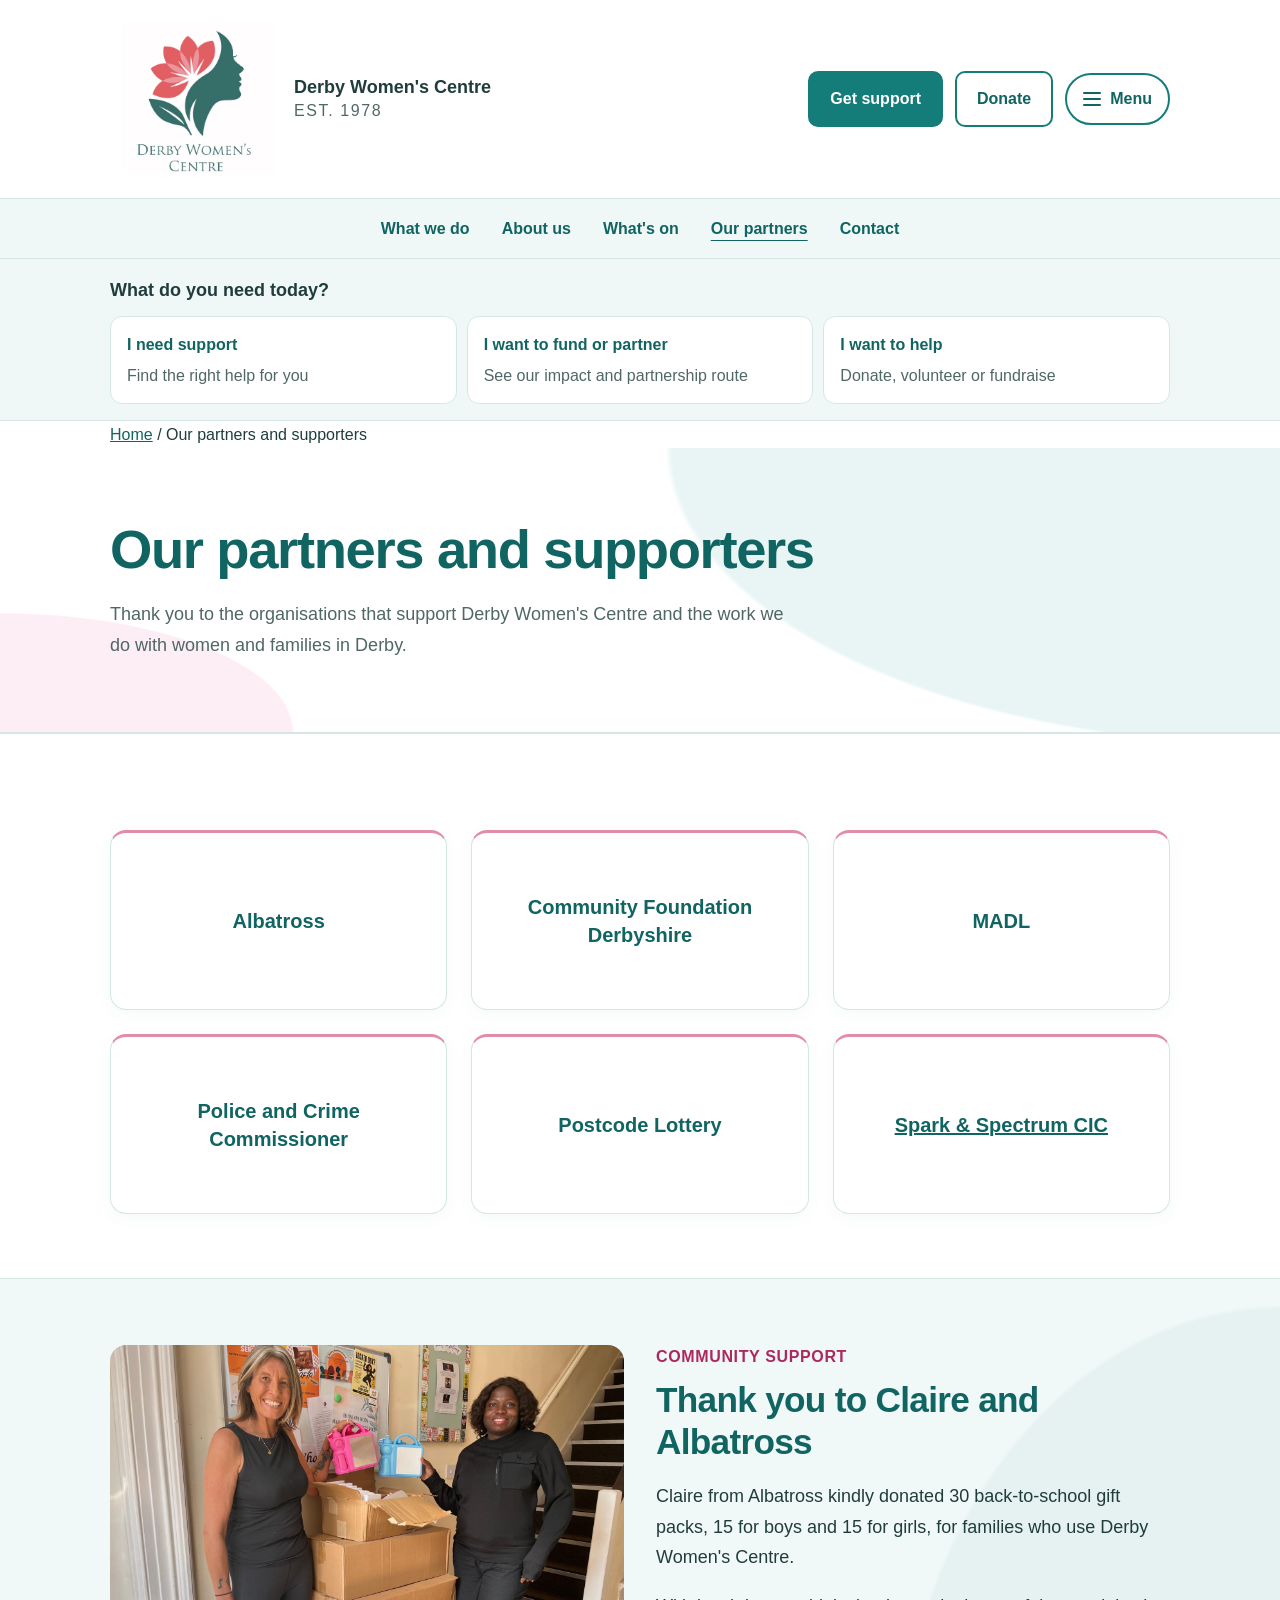
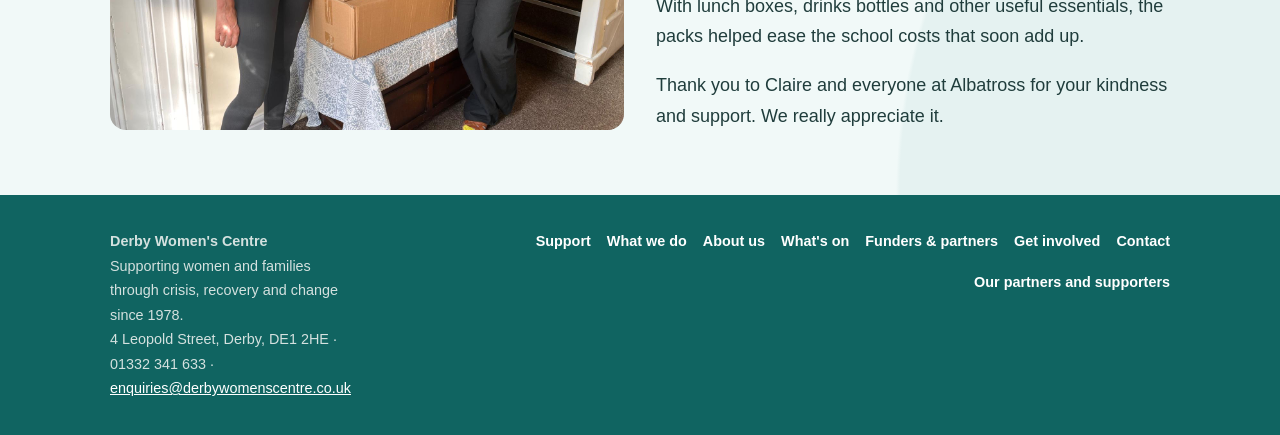
<file: our-partners.html>
<!DOCTYPE html>

<html lang="en">
<head>
<meta charset="utf-8"/>
<meta content="width=device-width, initial-scale=1" name="viewport"/>
<meta content="Partners and supporters of Derby Women's Centre." name="description"/>
<meta content="#3c7771" name="theme-color"/>
<title>Our partners and supporters | Derby Women's Centre</title>
<style>
:root {
  --teal:#2f6f69;
  --teal-dark:#214f4b;
  --coral:#b8444f;
  --cream:#fbf8f4;
  --soft:#f4f7f6;
  --ink:#172523;
  --muted:#53635f;
  --line:#d9e0de;
  --white:#ffffff;
  --focus:#8b2f3b;
  --radius:18px;
}
* { box-sizing:border-box; }
html { scroll-behavior:smooth; }
body {
  margin:0;
  background:var(--white);
  color:var(--ink);
  font-family:Arial, Helvetica, sans-serif;
  font-size:18px;
  line-height:1.7;
  overflow-x:hidden;
}
img { max-width:100%; height:auto; display:block; }
a { color:var(--teal-dark); }
a:focus, button:focus, summary:focus {
  outline:4px solid var(--focus);
  outline-offset:4px;
}
.container {
  width:min(1060px, calc(100% - 32px));
  margin:auto;
}
.skip-link {
  position:absolute;
  left:-9999px;
}
.skip-link:focus {
  left:16px;
  top:16px;
  z-index:1000;
  background:#fff;
  padding:10px 14px;
  border-radius:8px;
}

header {
  background:#fff;
  border-bottom:1px solid var(--line);
}
.header-inner {
  min-height:84px;
  display:flex;
  align-items:center;
  justify-content:space-between;
  gap:24px;
}
.brand {
  display:flex;
  align-items:center;
  gap:14px;
  text-decoration:none;
  color:var(--ink);
  min-width:0;
}
.brand img {
  width:74px;
  height:74px;
  object-fit:contain;
  object-position:center;
  flex:0 0 auto;
}
.brand-copy {
  display:flex;
  flex-direction:column;
  line-height:1.15;
}
.brand-copy strong {
  font-size:1rem;
}
.brand-copy span {
  margin-top:4px;
  color:var(--muted);
  font-size:.72rem;
  letter-spacing:.1em;
}
.header-actions {
  display:flex;
  align-items:center;
  gap:10px;
}
.nav-link {
  text-decoration:none;
  font-weight:700;
  font-size:.9rem;
}
.button {
  display:inline-flex;
  align-items:center;
  justify-content:center;
  min-height:50px;
  padding:12px 20px;
  border-radius:999px;
  background:var(--teal);
  border:2px solid var(--teal);
  color:#fff;
  text-decoration:none;
  font-weight:700;
  text-align:center;
}
.button:hover { background:var(--teal-dark); border-color:var(--teal-dark); }
.button.secondary {
  background:#fff;
  color:var(--teal-dark);
}
.button.soft {
  background:var(--cream);
  color:var(--teal-dark);
  border-color:var(--line);
}
.button.light {
  background:#fff;
  color:var(--teal-dark);
  border-color:#fff;
}
.button.light:hover {
  background:var(--cream);
  color:var(--teal-dark);
  border-color:var(--cream);
}

.start-strip {
  background:var(--soft);
  border-bottom:1px solid var(--line);
}
.start-inner {
  padding:16px 0;
}
.start-inner p {
  margin:0 0 10px;
  font-weight:700;
}
.start-choices {
  display:grid;
  grid-template-columns:repeat(3,1fr);
  gap:10px;
}
.start-choice {
  display:block;
  padding:14px 16px;
  border:1px solid var(--line);
  border-radius:14px;
  background:#fff;
  text-decoration:none;
  font-weight:700;
}
.start-choice small {
  display:block;
  margin-top:4px;
  color:var(--muted);
  font-weight:400;
}

.hero {
  padding:58px 0 44px;
}
.badge {
  display:inline-block;
  margin-bottom:16px;
  padding:6px 10px;
  border-radius:999px;
  background:#fdebed;
  color:#7c2e37;
  font-size:.82rem;
  font-weight:700;
}
h1,h2,h3 {
  margin:0;
  line-height:1.25;
}
h1 {
  max-width:780px;
  font-size:clamp(2.4rem, 6vw, 4.4rem);
}
h2 {
  font-size:clamp(1.8rem, 4vw, 2.8rem);
}
h3 {
  font-size:1.2rem;
}
.hero-copy {
  max-width:760px;
}
.lead {
  margin:18px 0 0;
  color:var(--muted);
  max-width:68ch;
}
.hero-actions {
  display:flex;
  gap:12px;
  flex-wrap:wrap;
  margin-top:26px;
}
.quick-contact {
  margin-top:26px;
  padding:18px;
  border:1px solid var(--line);
  border-radius:16px;
  background:var(--cream);
}
.quick-contact strong {
  display:block;
  margin-bottom:6px;
}
.quick-contact p {
  margin:0;
}
.quick-contact a {
  font-weight:700;
}

.section {
  padding:64px 0;
  border-top:1px solid var(--line);
}
.section.soft {
  background:var(--cream);
}
.section-head {
  max-width:760px;
  margin-bottom:28px;
}
.label {
  margin:0 0 8px;
  color:var(--coral);
  font-size:.8rem;
  font-weight:700;
  letter-spacing:.08em;
  text-transform:uppercase;
}
.section-head p:last-child {
  margin:12px 0 0;
  color:var(--muted);
  max-width:68ch;
}

.card-grid {
  display:grid;
  grid-template-columns:repeat(3,1fr);
  gap:16px;
}
.card {
  padding:22px;
  border:1px solid var(--line);
  border-radius:var(--radius);
  background:#fff;
}
.card p {
  margin:10px 0 0;
  color:var(--muted);
}
.card strong.step {
  display:block;
  margin-bottom:8px;
  color:var(--coral);
  font-size:.8rem;
  letter-spacing:.06em;
}

.quote {
  padding:34px 0;
  background:var(--teal-dark);
  color:#fff;
}
.quote blockquote {
  margin:0;
  max-width:800px;
  font-size:1.25rem;
  line-height:1.6;
}
.quote cite {
  display:block;
  margin-top:12px;
  color:#dce9e7;
  font-style:normal;
  font-size:.9rem;
}

.support-layout {
  display:grid;
  grid-template-columns:1.2fr 1fr;
  gap:16px;
}
.feature {
  background:#fff6f6;
  border-color:#efc6ca;
}
.feature .button {
  margin-top:18px;
}
.mini-stack {
  display:grid;
  gap:12px;
}
.notice {
  margin-top:16px;
  padding:18px;
  border-left:5px solid var(--coral);
  background:#fff8f8;
  border-radius:12px;
}
.notice strong {
  display:block;
  margin-bottom:4px;
}

details {
  margin-top:14px;
  border:1px solid var(--line);
  border-radius:14px;
  background:#fff;
}
summary {
  cursor:pointer;
  padding:16px 18px;
  font-weight:700;
}
.details-body {
  padding:0 18px 18px;
  color:var(--muted);
}
.details-body p {
  margin:0 0 12px;
}
.stats {
  display:grid;
  grid-template-columns:repeat(5,1fr);
  gap:10px;
  margin-top:22px;
}
.stat {
  padding:18px 12px;
  border:1px solid var(--line);
  border-radius:14px;
  background:#fff;
  text-align:center;
}
.stat strong {
  display:block;
  color:var(--teal-dark);
  font-size:1.4rem;
}
.stat span {
  display:block;
  margin-top:5px;
  color:var(--muted);
  font-size:.8rem;
  line-height:1.4;
}

.event-list {
  display:grid;
  gap:12px;
}
.event {
  display:grid;
  grid-template-columns:180px 1fr auto;
  gap:18px;
  align-items:start;
  padding:18px;
  border:1px solid var(--line);
  border-radius:14px;
  background:#fff;
}
.event-date {
  font-weight:700;
  color:var(--coral);
}
.event p {
  margin:6px 0 0;
  color:var(--muted);
}

.partner {
  padding:24px;
  border-radius:18px;
  background:var(--teal-dark);
  color:#fff;
}
.partner p {
  margin:10px 0 18px;
  color:#e1ecea;
  max-width:70ch;
}
.partner-actions {
  display:flex;
  gap:10px;
  flex-wrap:wrap;
}

.community-feature {
  display:grid;
  grid-template-columns:minmax(0, .9fr) minmax(0, 1.1fr);
  gap:28px;
  align-items:center;
}
.community-photo {
  width:100%;
  height:auto;
  display:block;
  border-radius:18px;
  border:1px solid var(--line);
}
.community-quote {
  margin:0;
  padding:24px;
  border-left:5px solid var(--coral);
  border-radius:0 16px 16px 0;
  background:#fff;
}
.community-quote p { margin:0 0 14px; }
.community-quote cite { color:var(--muted); font-style:normal; font-weight:700; }
.review-grid {
  display:grid;
  grid-template-columns:repeat(3, minmax(0, 1fr));
  gap:16px;
}
.review-card {
  display:flex;
  flex-direction:column;
  gap:14px;
  padding:22px;
  border:1px solid var(--line);
  border-radius:16px;
  background:#fff;
}
.review-card blockquote { margin:0; font-size:1.02rem; }
.review-card footer { margin-top:auto; padding:0; background:transparent; color:var(--muted); }
.review-source { margin-top:18px; font-size:.92rem; color:var(--muted); }

.footer-cta {
  padding:52px 0;
  background:var(--cream);
}
.footer-cta p {
  margin:10px 0 20px;
  color:var(--muted);
  max-width:65ch;
}
.footer-actions {
  display:flex;
  gap:10px;
  flex-wrap:wrap;
}

footer {
  padding:34px 0;
  background:#203b38;
  color:#edf5f4;
}
.footer-simple {
  display:grid;
  grid-template-columns:1fr auto;
  gap:24px;
  align-items:start;
}
.footer-simple p {
  margin:0;
  max-width:700px;
  color:#d4e1df;
  font-size:.9rem;
}
.footer-simple a {
  color:#fff;
}
.footer-links {
  display:flex;
  gap:16px;
  flex-wrap:wrap;
  justify-content:flex-end;
}
.footer-links a {
  color:#fff;
  font-weight:700;
  text-decoration:none;
  font-size:.9rem;
}

.mobile-help {
  display:none;
}


.menu-wrap {
  position:relative;
}
.menu-button {
  display:inline-flex;
  align-items:center;
  justify-content:center;
  gap:9px;
  min-height:46px;
  padding:10px 16px;
  border:2px solid var(--teal);
  border-radius:999px;
  background:#fff;
  color:var(--teal-dark);
  font:inherit;
  font-size:.9rem;
  font-weight:700;
  cursor:pointer;
}
.menu-icon {
  width:18px;
  height:14px;
  position:relative;
  display:inline-block;
}
.menu-icon::before,
.menu-icon::after,
.menu-icon span {
  content:"";
  position:absolute;
  left:0;
  width:18px;
  height:2px;
  border-radius:2px;
  background:currentColor;
}
.menu-icon::before { top:0; }
.menu-icon span { top:6px; }
.menu-icon::after { top:12px; }
.dropdown-menu {
  display:none;
  position:absolute;
  right:0;
  top:calc(100% + 10px);
  width:min(310px, calc(100vw - 28px));
  padding:10px;
  border:1px solid var(--line);
  border-radius:16px;
  background:#fff;
  box-shadow:0 18px 45px rgba(33,79,75,.16);
  z-index:200;
}
.dropdown-menu.open { display:block; }
.dropdown-menu a {
  display:block;
  padding:12px 14px;
  border-radius:10px;
  color:var(--ink);
  text-decoration:none;
  font-weight:700;
}
.dropdown-menu a:hover,
.dropdown-menu a:focus {
  background:var(--soft);
}
.dropdown-menu .menu-support {
  background:var(--teal);
  color:#fff;
  margin-bottom:5px;
}
.dropdown-menu .menu-support:hover,
.dropdown-menu .menu-support:focus {
  background:var(--teal-dark);
}

@media (max-width:900px) {
  .header-actions .nav-link { display:none; }
  .card-grid { grid-template-columns:1fr; }
  .community-feature, .review-grid { grid-template-columns:1fr; }
  .support-layout { grid-template-columns:1fr; }
  .stats { grid-template-columns:repeat(3,1fr); }
  .event { grid-template-columns:1fr; gap:8px; }
  .event .button { width:fit-content; }
  .footer-simple { grid-template-columns:1fr; }
  .footer-links { justify-content:flex-start; }
}
@media (max-width:700px) {
  body { font-size:17px; }
  .container { width:min(100% - 24px,1060px); }
  .brand img { width:60px; height:60px; }
  .brand-copy strong { font-size:.9rem; }
  .header-actions .button { padding:10px 14px; min-height:42px; }
  .start-choices { grid-template-columns:1fr; }
  .hero { padding:42px 0 34px; }
  h1 { font-size:2.4rem; }
  .hero-actions, .footer-actions, .partner-actions { flex-direction:column; }
  .hero-actions .button, .footer-actions .button, .partner-actions .button { width:100%; }
  .stats { grid-template-columns:1fr 1fr; }
  .section { padding:52px 0; }
  .mobile-help {
    display:block;
    position:fixed;
    left:0; right:0; bottom:0;
    z-index:100;
    padding:10px 12px calc(10px + env(safe-area-inset-bottom));
    background:#fff;
    border-top:1px solid var(--line);
  }
  .mobile-help a {
    display:block;
    padding:13px 16px;
    border-radius:999px;
    background:var(--teal);
    color:#fff;
    text-align:center;
    text-decoration:none;
    font-weight:700;
  }
  footer { padding-bottom:94px; }
}
@media (prefers-reduced-motion:reduce) {
  html { scroll-behavior:auto; }
  * { animation:none !important; transition:none !important; }
}

.visit-photo { margin:0; }
.visit-photo img { width:100%; height:auto; border-radius:18px; }
.visit-photo figcaption { margin-top:12px; color:var(--muted); font-size:1rem; }
.visit-grid { display:grid; grid-template-columns:repeat(2,minmax(0,1fr)); gap:28px; align-items:start; }
.visit-link { display:inline-block; margin-top:18px; font-weight:700; }
@media(max-width:700px) { .visit-grid { grid-template-columns:1fr; } }
</style>
<link href="centre-theme.css" rel="stylesheet"/><style>
.supporter-story { display:grid; grid-template-columns:1fr 1fr; align-items:center; gap:32px; }
.supporter-story figure { margin:0; }
.supporter-story img { display:block; width:100%; height:auto; border-radius:16px; }
.supporter-story p:last-child { margin-bottom:0; }
@media(max-width:760px) { .supporter-story { grid-template-columns:1fr; gap:24px; } }
</style></head>
<body>
<a class="skip-link" href="#main">Skip to main content</a>
<header>
<div class="container header-inner">
<a aria-label="Derby Women's Centre home" class="brand" href="index.html">
<img alt="Derby Women's Centre logo" src="[data-uri]"/>
<span class="brand-copy">
<strong>Derby Women's Centre</strong>
<span>EST. 1978</span>
</span>
</a>
<div class="header-actions">
<a class="button header-support" href="find-support.html">Get support</a>
<div class="menu-wrap">
<button aria-controls="siteMenu" aria-expanded="false" class="menu-button" id="menuButton" type="button">
<span aria-hidden="true" class="menu-icon"><span></span></span>
          Menu
        </button>
<nav aria-label="Website menu" class="dropdown-menu" id="siteMenu">
<a class="menu-support" href="find-support.html">Find support</a>
<a href="what-we-do.html">What we do</a>
<a href="about-us.html">About us</a>
<a href="whats-on.html">What's on</a><a href="funders-partners.html">For funders &amp; partners</a>
<a href="get-involved.html">Get involved</a>
<a href="contact.html">Contact us</a>
<a aria-current="page" href="our-partners.html">Our partners and supporters</a></nav>
</div>
<a class="button secondary header-donate" href="https://www.gofundme.com/f/be-their-lifeline-dwc" rel="noopener" target="_blank">Donate</a>
</div>
</div>
<nav class="desktop-nav" aria-label="Main navigation"><a href="what-we-do.html">What we do</a><a href="about-us.html">About us</a><a href="whats-on.html">What's on</a><a aria-current="page" href="our-partners.html">Our partners</a><a href="contact.html">Contact</a></nav>
</header>
<section aria-label="Choose what you need" class="start-strip">
<div class="container start-inner">
<p>What do you need today?</p>
<div class="start-choices">
<a class="start-choice" href="find-support.html">I need support<small>Find the right help for you</small></a>
<a class="start-choice" href="funders-partners.html">I want to fund or partner<small>See our impact and partnership route</small></a>
<a class="start-choice" href="#involved">I want to help<small>Donate, volunteer or fundraise</small></a>
</div>
</div>
</section>
<main id="main"><div class="container breadcrumb"><a href="index.html">Home</a> / Our partners and supporters</div><section class="hero"><div class="container"><h1>Our partners and supporters</h1><p class="lead">Thank you to the organisations that support Derby Women's Centre and the work we do with women and families in Derby.</p></div></section><section class="section"><div class="container"><div class="partner-grid"><article class="partner-tile"><h2>Albatross</h2></article><article class="partner-tile"><h2>Community Foundation Derbyshire</h2></article><article class="partner-tile"><h2>MADL</h2></article><article class="partner-tile"><h2>Police and Crime Commissioner</h2></article><article class="partner-tile"><h2>Postcode Lottery</h2></article><article class="partner-tile"><h2><a href="https://www.sparkandspectrum.org.uk" target="_blank" rel="noopener noreferrer" aria-label="Visit Spark and Spectrum CIC website (opens in a new tab)">Spark &amp; Spectrum CIC</a></h2></article></div></div></section><section class="section soft" aria-labelledby="albatross-thanks"><div class="container"><article class="supporter-story"><figure><img src="images/albatross-school-packs.jpg" alt="Two women at Derby Women's Centre holding pink and blue lunch boxes beside boxes of donated school packs" width="1600" height="1200" loading="lazy" decoding="async"></figure><div><p class="label">Community support</p><h2 id="albatross-thanks">Thank you to Claire and Albatross</h2><p>Claire from Albatross kindly donated 30 back-to-school gift packs, 15 for boys and 15 for girls, for families who use Derby Women's Centre.</p><p>With lunch boxes, drinks bottles and other useful essentials, the packs helped ease the school costs that soon add up.</p><p>Thank you to Claire and everyone at Albatross for your kindness and support. We really appreciate it.</p></div></article></div></section></main>
<footer>
<div class="container footer-simple">
<p><strong>Derby Women's Centre</strong><br/>
    Supporting women and families through crisis, recovery and change since 1978.<br/>
    4 Leopold Street, Derby, DE1 2HE · 01332 341 633 · <a href="mailto:enquiries@derbywomenscentre.co.uk?subject=General%20enquiry%20%E2%80%93%20Derby%20Women%27s%20Centre&amp;body=Hello%20Derby%20Women%27s%20Centre%2C%0A%0AI%20would%20like%20to%20make%20an%20enquiry%20about%3A%0A%0A%5BPlease%20add%20details%20here%5D%0A%0AMy%20preferred%20way%20to%20be%20contacted%20is%3A%0A%0AThank%20you.">enquiries@derbywomenscentre.co.uk</a></p>
<div class="footer-links"><a href="find-support.html">Support</a><a href="what-we-do.html">What we do</a><a href="about-us.html">About us</a><a href="whats-on.html">What's on</a><a href="funders-partners.html">Funders &amp; partners</a><a href="get-involved.html">Get involved</a><a href="contact.html">Contact</a><a href="our-partners.html">Our partners and supporters</a></div>
</div>
</footer>
<div class="mobile-help">
<a href="mailto:enquiries@derbywomenscentre.co.uk?subject=Website%20enquiry%20%E2%80%93%20Derby%20Women%27s%20Centre&amp;body=Name%3A%0A%0AContact%20details%3A%0A%0AEnquiry%3A%0A">Send an Enquiry</a>
</div>
<script>
(function () {
  const button = document.getElementById('menuButton');
  const menu = document.getElementById('siteMenu');

  function closeMenu() {
    menu.classList.remove('open');
    button.setAttribute('aria-expanded', 'false');
  }

  button.addEventListener('click', function () {
    const open = menu.classList.toggle('open');
    button.setAttribute('aria-expanded', String(open));
  });

  menu.querySelectorAll('a').forEach(function (link) {
    link.addEventListener('click', closeMenu);
  });

  document.addEventListener('click', function (event) {
    if (!event.target.closest('.menu-wrap')) closeMenu();
  });

  document.addEventListener('keydown', function (event) {
    if (event.key === 'Escape') {
      closeMenu();
      button.focus();
    }
  });
})();
</script>
</body>
</html>
</file>
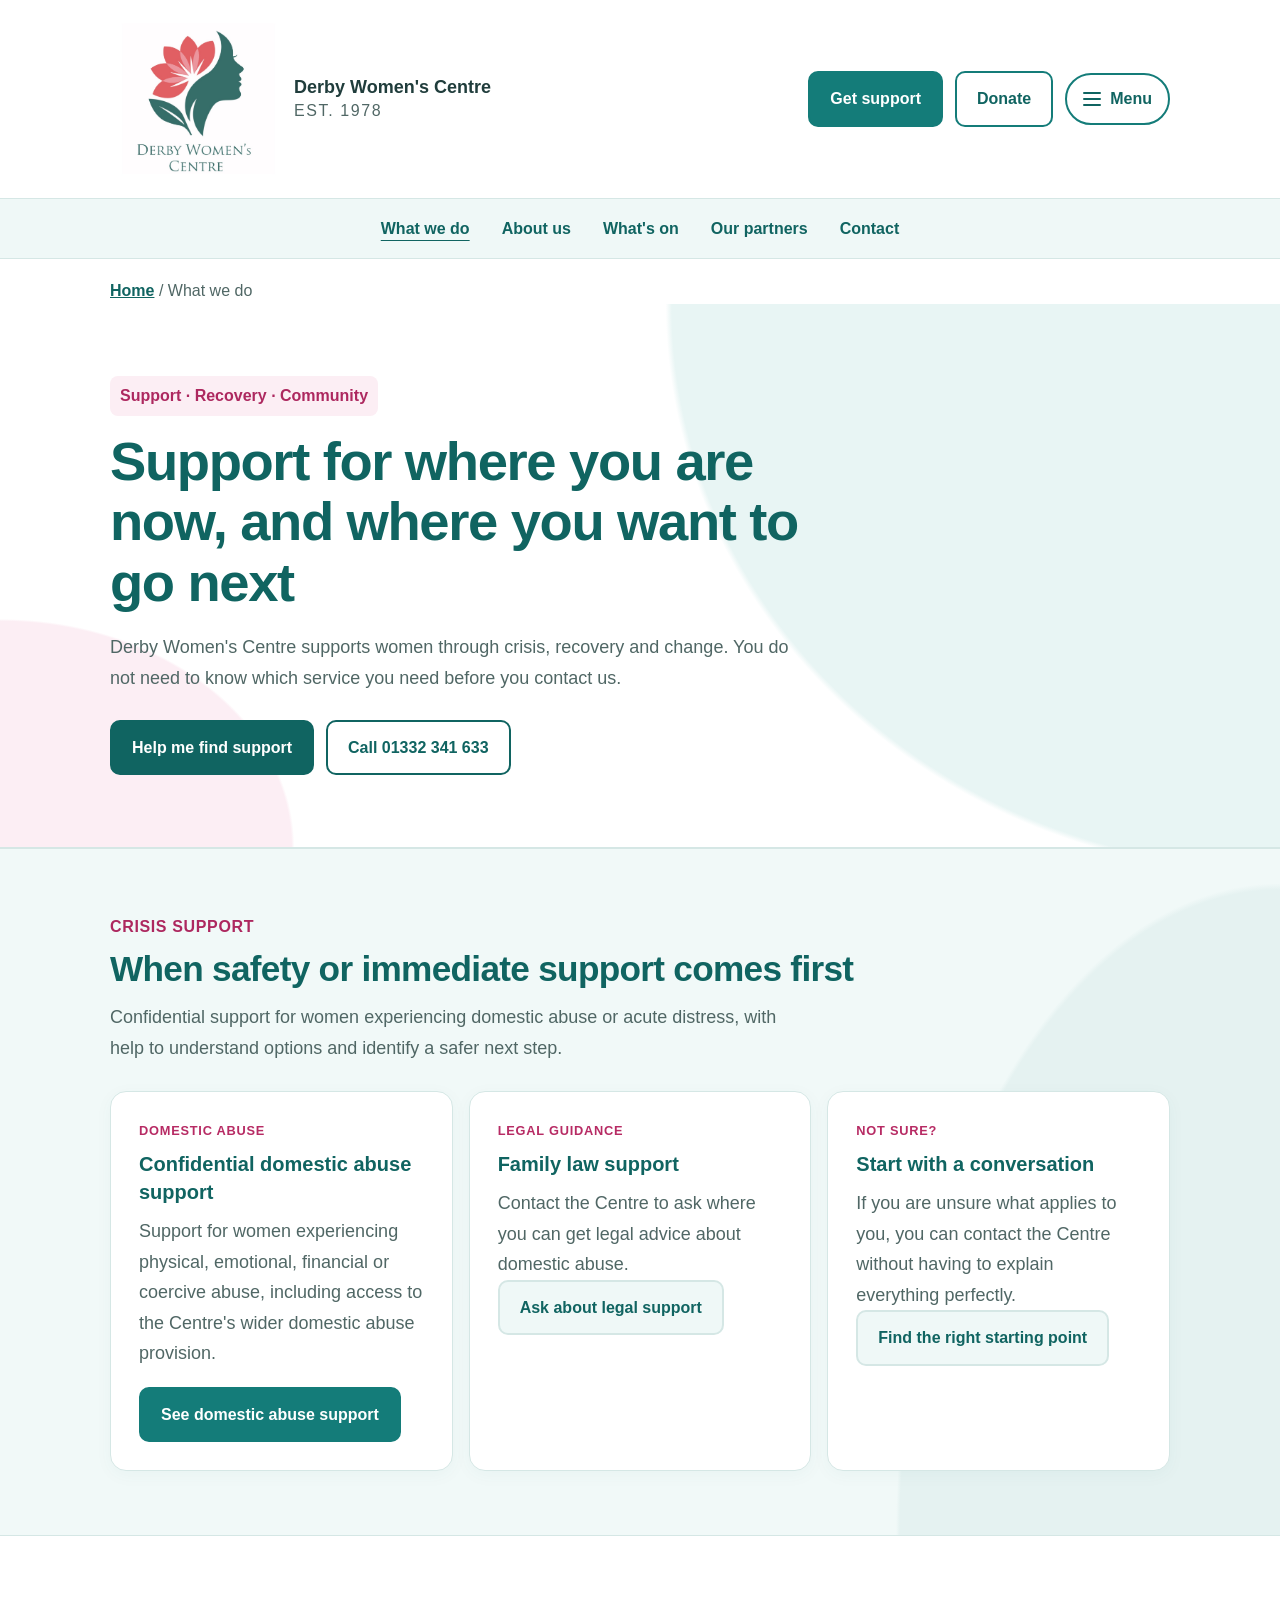
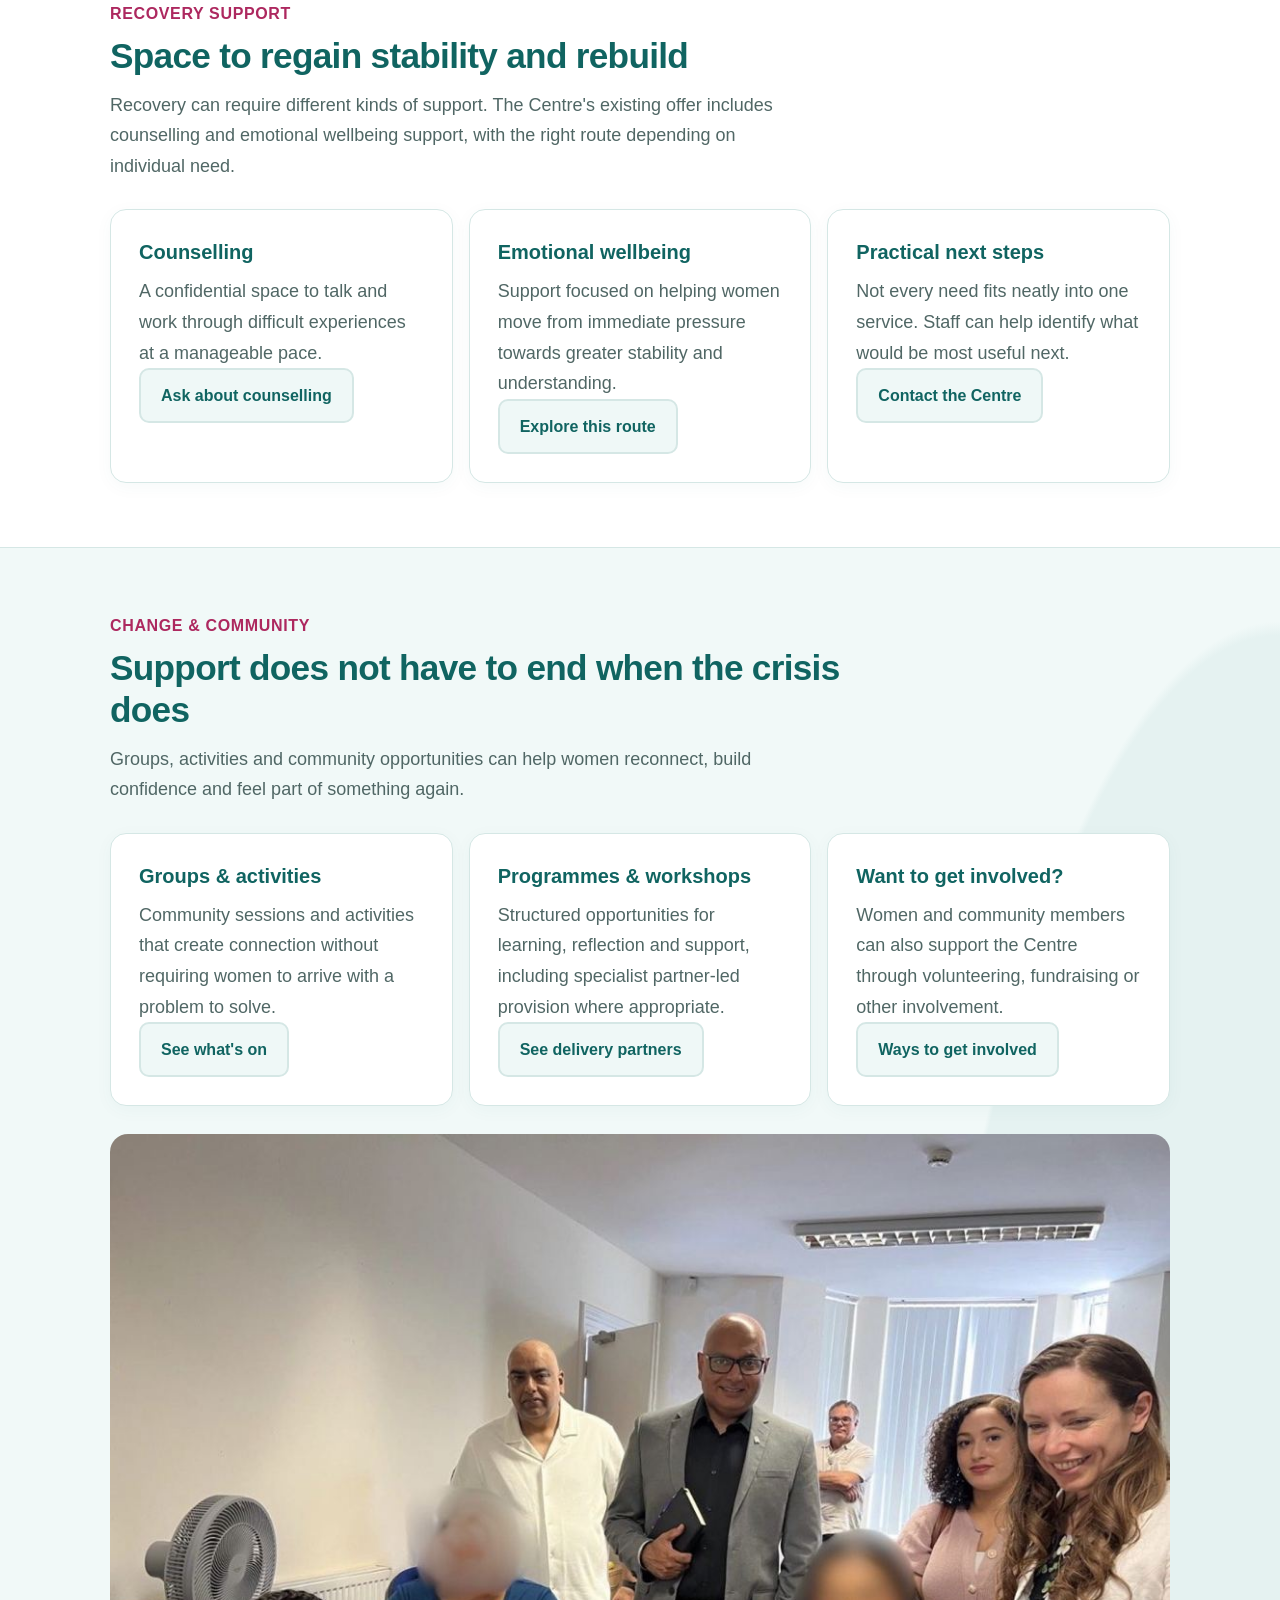
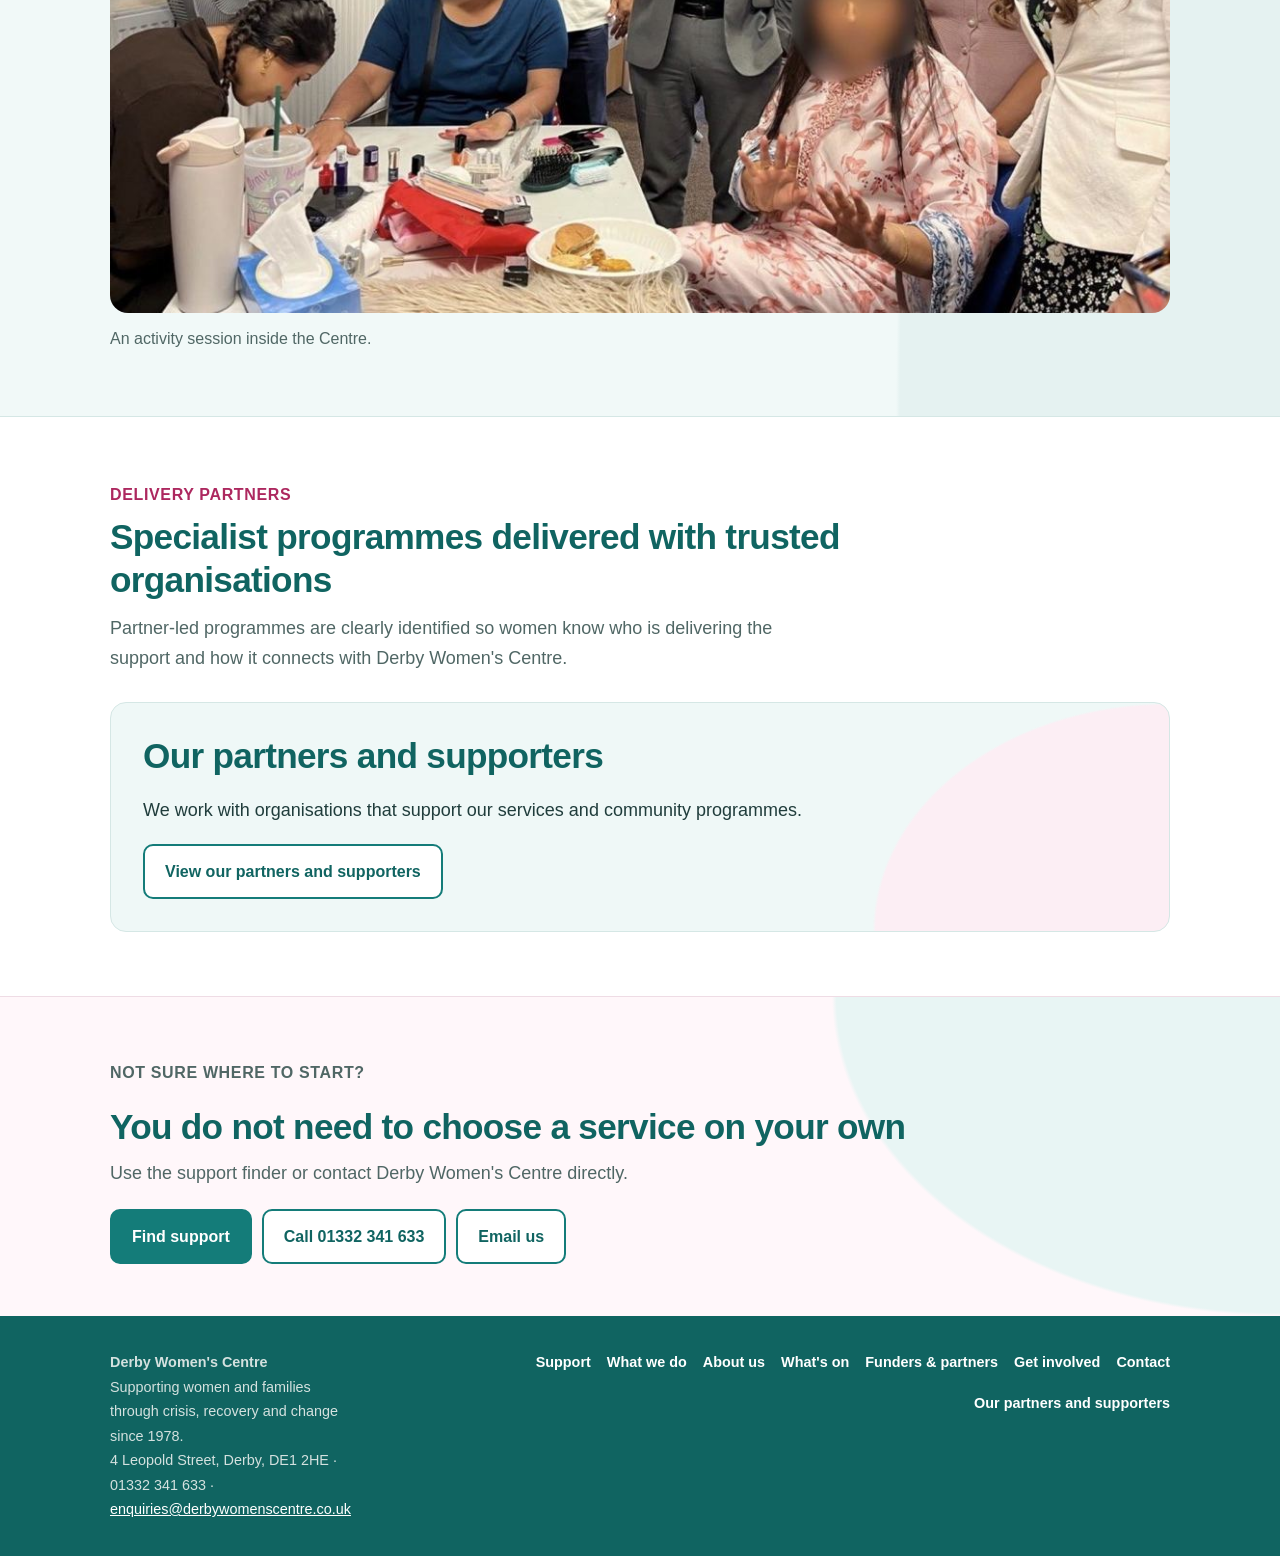
<file: what-we-do.html>
<!DOCTYPE html>

<html lang="en">
<head>
<meta charset="utf-8"/>
<meta content="width=device-width, initial-scale=1" name="viewport"/>
<meta content="Explore Derby Women's Centre support across crisis, recovery, community, programmes and specialist partner delivery in Derby." name="description"/>
<meta content="#3c7771" name="theme-color"/>
<title>What We Do | Derby Women's Centre</title>
<style>
:root {
  --teal:#2f6f69;
  --teal-dark:#214f4b;
  --coral:#b8444f;
  --cream:#fbf8f4;
  --soft:#f4f7f6;
  --ink:#172523;
  --muted:#53635f;
  --line:#d9e0de;
  --white:#ffffff;
  --focus:#8b2f3b;
  --radius:18px;
}
* { box-sizing:border-box; }
html { scroll-behavior:smooth; }
body {
  margin:0;
  background:var(--white);
  color:var(--ink);
  font-family:Arial, Helvetica, sans-serif;
  font-size:18px;
  line-height:1.7;
  overflow-x:hidden;
}
img { max-width:100%; height:auto; display:block; }
a { color:var(--teal-dark); }
a:focus, button:focus, summary:focus {
  outline:4px solid var(--focus);
  outline-offset:4px;
}
.container {
  width:min(1060px, calc(100% - 32px));
  margin:auto;
}
.skip-link {
  position:absolute;
  left:-9999px;
}
.skip-link:focus {
  left:16px;
  top:16px;
  z-index:1000;
  background:#fff;
  padding:10px 14px;
  border-radius:8px;
}

header {
  background:#fff;
  border-bottom:1px solid var(--line);
}
.header-inner {
  min-height:84px;
  display:flex;
  align-items:center;
  justify-content:space-between;
  gap:24px;
}
.brand {
  display:flex;
  align-items:center;
  gap:14px;
  text-decoration:none;
  color:var(--ink);
  min-width:0;
}
.brand img {
  width:74px;
  height:74px;
  object-fit:contain;
  object-position:center;
  flex:0 0 auto;
}
.brand-copy {
  display:flex;
  flex-direction:column;
  line-height:1.15;
}
.brand-copy strong {
  font-size:1rem;
}
.brand-copy span {
  margin-top:4px;
  color:var(--muted);
  font-size:.72rem;
  letter-spacing:.1em;
}
.header-actions {
  display:flex;
  align-items:center;
  gap:10px;
}
.nav-link {
  text-decoration:none;
  font-weight:700;
  font-size:.9rem;
}
.button {
  display:inline-flex;
  align-items:center;
  justify-content:center;
  min-height:50px;
  padding:12px 20px;
  border-radius:999px;
  background:var(--teal);
  border:2px solid var(--teal);
  color:#fff;
  text-decoration:none;
  font-weight:700;
  text-align:center;
}
.button:hover { background:var(--teal-dark); border-color:var(--teal-dark); }
.button.secondary {
  background:#fff;
  color:var(--teal-dark);
}
.button.soft {
  background:var(--cream);
  color:var(--teal-dark);
  border-color:var(--line);
}
.button.light {
  background:#fff;
  color:var(--teal-dark);
  border-color:#fff;
}
.button.light:hover {
  background:var(--cream);
  color:var(--teal-dark);
  border-color:var(--cream);
}

.start-strip {
  background:var(--soft);
  border-bottom:1px solid var(--line);
}
.start-inner {
  padding:16px 0;
}
.start-inner p {
  margin:0 0 10px;
  font-weight:700;
}
.start-choices {
  display:grid;
  grid-template-columns:repeat(3,1fr);
  gap:10px;
}
.start-choice {
  display:block;
  padding:14px 16px;
  border:1px solid var(--line);
  border-radius:14px;
  background:#fff;
  text-decoration:none;
  font-weight:700;
}
.start-choice small {
  display:block;
  margin-top:4px;
  color:var(--muted);
  font-weight:400;
}

.hero {
  padding:58px 0 44px;
}
.badge {
  display:inline-block;
  margin-bottom:16px;
  padding:6px 10px;
  border-radius:999px;
  background:#fdebed;
  color:#7c2e37;
  font-size:.82rem;
  font-weight:700;
}
h1,h2,h3 {
  margin:0;
  line-height:1.25;
}
h1 {
  max-width:780px;
  font-size:clamp(2.4rem, 6vw, 4.4rem);
}
h2 {
  font-size:clamp(1.8rem, 4vw, 2.8rem);
}
h3 {
  font-size:1.2rem;
}
.hero-copy {
  max-width:760px;
}
.lead {
  margin:18px 0 0;
  color:var(--muted);
  max-width:68ch;
}
.hero-actions {
  display:flex;
  gap:12px;
  flex-wrap:wrap;
  margin-top:26px;
}
.quick-contact {
  margin-top:26px;
  padding:18px;
  border:1px solid var(--line);
  border-radius:16px;
  background:var(--cream);
}
.quick-contact strong {
  display:block;
  margin-bottom:6px;
}
.quick-contact p {
  margin:0;
}
.quick-contact a {
  font-weight:700;
}

.section {
  padding:64px 0;
  border-top:1px solid var(--line);
}
.section.soft {
  background:var(--cream);
}
.section-head {
  max-width:760px;
  margin-bottom:28px;
}
.label {
  margin:0 0 8px;
  color:var(--coral);
  font-size:.8rem;
  font-weight:700;
  letter-spacing:.08em;
  text-transform:uppercase;
}
.section-head p:last-child {
  margin:12px 0 0;
  color:var(--muted);
  max-width:68ch;
}

.card-grid {
  display:grid;
  grid-template-columns:repeat(3,1fr);
  gap:16px;
}
.card {
  padding:22px;
  border:1px solid var(--line);
  border-radius:var(--radius);
  background:#fff;
}
.card p {
  margin:10px 0 0;
  color:var(--muted);
}
.card strong.step {
  display:block;
  margin-bottom:8px;
  color:var(--coral);
  font-size:.8rem;
  letter-spacing:.06em;
}

.quote {
  padding:34px 0;
  background:var(--teal-dark);
  color:#fff;
}
.quote blockquote {
  margin:0;
  max-width:800px;
  font-size:1.25rem;
  line-height:1.6;
}
.quote cite {
  display:block;
  margin-top:12px;
  color:#dce9e7;
  font-style:normal;
  font-size:.9rem;
}

.support-layout {
  display:grid;
  grid-template-columns:1.2fr 1fr;
  gap:16px;
}
.feature {
  background:#fff6f6;
  border-color:#efc6ca;
}
.feature .button {
  margin-top:18px;
}
.mini-stack {
  display:grid;
  gap:12px;
}
.notice {
  margin-top:16px;
  padding:18px;
  border-left:5px solid var(--coral);
  background:#fff8f8;
  border-radius:12px;
}
.notice strong {
  display:block;
  margin-bottom:4px;
}

details {
  margin-top:14px;
  border:1px solid var(--line);
  border-radius:14px;
  background:#fff;
}
summary {
  cursor:pointer;
  padding:16px 18px;
  font-weight:700;
}
.details-body {
  padding:0 18px 18px;
  color:var(--muted);
}
.details-body p {
  margin:0 0 12px;
}
.stats {
  display:grid;
  grid-template-columns:repeat(5,1fr);
  gap:10px;
  margin-top:22px;
}
.stat {
  padding:18px 12px;
  border:1px solid var(--line);
  border-radius:14px;
  background:#fff;
  text-align:center;
}
.stat strong {
  display:block;
  color:var(--teal-dark);
  font-size:1.4rem;
}
.stat span {
  display:block;
  margin-top:5px;
  color:var(--muted);
  font-size:.8rem;
  line-height:1.4;
}

.event-list {
  display:grid;
  gap:12px;
}
.event {
  display:grid;
  grid-template-columns:180px 1fr auto;
  gap:18px;
  align-items:start;
  padding:18px;
  border:1px solid var(--line);
  border-radius:14px;
  background:#fff;
}
.event-date {
  font-weight:700;
  color:var(--coral);
}
.event p {
  margin:6px 0 0;
  color:var(--muted);
}

.partner {
  padding:24px;
  border-radius:18px;
  background:var(--teal-dark);
  color:#fff;
}
.partner p {
  margin:10px 0 18px;
  color:#e1ecea;
  max-width:70ch;
}
.partner-actions {
  display:flex;
  gap:10px;
  flex-wrap:wrap;
}

.footer-cta {
  padding:52px 0;
  background:var(--cream);
}
.footer-cta p {
  margin:10px 0 20px;
  color:var(--muted);
  max-width:65ch;
}
.footer-actions {
  display:flex;
  gap:10px;
  flex-wrap:wrap;
}

footer {
  padding:34px 0;
  background:#203b38;
  color:#edf5f4;
}
.footer-simple {
  display:grid;
  grid-template-columns:1fr auto;
  gap:24px;
  align-items:start;
}
.footer-simple p {
  margin:0;
  max-width:700px;
  color:#d4e1df;
  font-size:.9rem;
}
.footer-simple a {
  color:#fff;
}
.footer-links {
  display:flex;
  gap:16px;
  flex-wrap:wrap;
  justify-content:flex-end;
}
.footer-links a {
  color:#fff;
  font-weight:700;
  text-decoration:none;
  font-size:.9rem;
}

.mobile-help {
  display:none;
}


.menu-wrap {
  position:relative;
}
.menu-button {
  display:inline-flex;
  align-items:center;
  justify-content:center;
  gap:9px;
  min-height:46px;
  padding:10px 16px;
  border:2px solid var(--teal);
  border-radius:999px;
  background:#fff;
  color:var(--teal-dark);
  font:inherit;
  font-size:.9rem;
  font-weight:700;
  cursor:pointer;
}
.menu-icon {
  width:18px;
  height:14px;
  position:relative;
  display:inline-block;
}
.menu-icon::before,
.menu-icon::after,
.menu-icon span {
  content:"";
  position:absolute;
  left:0;
  width:18px;
  height:2px;
  border-radius:2px;
  background:currentColor;
}
.menu-icon::before { top:0; }
.menu-icon span { top:6px; }
.menu-icon::after { top:12px; }
.dropdown-menu {
  display:none;
  position:absolute;
  right:0;
  top:calc(100% + 10px);
  width:min(310px, calc(100vw - 28px));
  padding:10px;
  border:1px solid var(--line);
  border-radius:16px;
  background:#fff;
  box-shadow:0 18px 45px rgba(33,79,75,.16);
  z-index:200;
}
.dropdown-menu.open { display:block; }
.dropdown-menu a {
  display:block;
  padding:12px 14px;
  border-radius:10px;
  color:var(--ink);
  text-decoration:none;
  font-weight:700;
}
.dropdown-menu a:hover,
.dropdown-menu a:focus {
  background:var(--soft);
}
.dropdown-menu .menu-support {
  background:var(--teal);
  color:#fff;
  margin-bottom:5px;
}
.dropdown-menu .menu-support:hover,
.dropdown-menu .menu-support:focus {
  background:var(--teal-dark);
}

@media (max-width:900px) {
  .header-actions .nav-link { display:none; }
  .card-grid { grid-template-columns:1fr; }
  .support-layout { grid-template-columns:1fr; }
  .stats { grid-template-columns:repeat(3,1fr); }
  .event { grid-template-columns:1fr; gap:8px; }
  .event .button { width:fit-content; }
  .footer-simple { grid-template-columns:1fr; }
  .footer-links { justify-content:flex-start; }
}
@media (max-width:700px) {
  body { font-size:17px; }
  .container { width:min(100% - 24px,1060px); }
  .brand img { width:60px; height:60px; }
  .brand-copy strong { font-size:.9rem; }
  .header-actions .button { padding:10px 14px; min-height:42px; }
  .start-choices { grid-template-columns:1fr; }
  .hero { padding:42px 0 34px; }
  h1 { font-size:2.4rem; }
  .hero-actions, .footer-actions, .partner-actions { flex-direction:column; }
  .hero-actions .button, .footer-actions .button, .partner-actions .button { width:100%; }
  .stats { grid-template-columns:1fr 1fr; }
  .section { padding:52px 0; }
  .mobile-help {
    display:block;
    position:fixed;
    left:0; right:0; bottom:0;
    z-index:100;
    padding:10px 12px calc(10px + env(safe-area-inset-bottom));
    background:#fff;
    border-top:1px solid var(--line);
  }
  .mobile-help a {
    display:block;
    padding:13px 16px;
    border-radius:999px;
    background:var(--teal);
    color:#fff;
    text-align:center;
    text-decoration:none;
    font-weight:700;
  }
  footer { padding-bottom:94px; }
}
@media (prefers-reduced-motion:reduce) {
  html { scroll-behavior:auto; }
  * { animation:none !important; transition:none !important; }
}

.breadcrumb { padding:18px 0 0; font-size:.88rem; color:var(--muted); }
.breadcrumb a { font-weight:700; }
.two-col { display:grid; grid-template-columns:1.2fr .8fr; gap:28px; align-items:start; }
.value-grid { display:grid; grid-template-columns:repeat(2,1fr); gap:16px; }
.timeline { display:grid; gap:14px; margin-top:24px; }
.timeline-item { border-left:4px solid var(--coral); padding:4px 0 4px 18px; }
.timeline-item strong { color:var(--teal-dark); }
.partner-card { padding:24px; border:1px solid var(--line); border-radius:var(--radius); background:#fff; }
@media (max-width:800px) { .two-col,.value-grid { grid-template-columns:1fr; } }

.visit-photo { margin:0; }
.visit-photo img { width:100%; height:auto; border-radius:18px; }
.visit-photo figcaption { margin-top:12px; color:var(--muted); font-size:1rem; }
.visit-grid { display:grid; grid-template-columns:repeat(2,minmax(0,1fr)); gap:28px; align-items:start; }
.visit-link { display:inline-block; margin-top:18px; font-weight:700; }
@media(max-width:700px) { .visit-grid { grid-template-columns:1fr; } }
</style>
<link href="centre-theme.css" rel="stylesheet"/></head>
<body>
<a class="skip-link" href="#main">Skip to main content</a>
<header>
<div class="container header-inner">
<a aria-label="Derby Women's Centre home" class="brand" href="index.html">
<img alt="Derby Women's Centre logo" src="[data-uri]"/>
<span class="brand-copy"><strong>Derby Women's Centre</strong><span>EST. 1978</span></span>
</a>
<div class="header-actions">
<a class="button header-support" href="find-support.html">Get support</a>
<div class="menu-wrap">
<button aria-controls="siteMenu" aria-expanded="false" class="menu-button" id="menuButton" type="button">
<span aria-hidden="true" class="menu-icon"><span></span></span> Menu
        </button>
<nav aria-label="Website menu" class="dropdown-menu" id="siteMenu">
<a class="menu-support" href="find-support.html">Find support</a>
<a aria-current="page" href="what-we-do.html">What we do</a>
<a href="about-us.html">About us</a>
<a href="whats-on.html">What's on</a><a href="funders-partners.html">For funders &amp; partners</a>
<a href="get-involved.html">Get involved</a>
<a href="contact.html">Contact us</a>
<a href="our-partners.html">Our partners and supporters</a></nav>
</div>
<a class="button secondary header-donate" href="https://www.gofundme.com/f/be-their-lifeline-dwc" rel="noopener" target="_blank">Donate</a>
</div>
</div>
<nav class="desktop-nav" aria-label="Main navigation"><a aria-current="page" href="what-we-do.html">What we do</a><a href="about-us.html">About us</a><a href="whats-on.html">What's on</a><a href="our-partners.html">Our partners</a><a href="contact.html">Contact</a></nav>
</header>
<main id="main">
<div class="container breadcrumb"><a href="index.html">Home</a> / What we do</div>
<section class="hero">
<div class="container"><div class="hero-copy">
<span class="badge">Support · Recovery · Community</span>
<h1>Support for where you are now, and where you want to go next</h1>
<p class="lead">Derby Women's Centre supports women through crisis, recovery and change. You do not need to know which service you need before you contact us.</p>
<div class="hero-actions"><a class="button" href="find-support.html">Help me find support</a><a class="button secondary" href="tel:01332341633">Call 01332 341 633</a></div>
</div></div>
</section>
<section class="section soft" id="crisis"><div class="container">
<div class="section-head"><p class="label">Crisis support</p><h2>When safety or immediate support comes first</h2><p>Confidential support for women experiencing domestic abuse or acute distress, with help to understand options and identify a safer next step.</p></div>
<div class="card-grid">
<article class="card feature"><strong class="step">DOMESTIC ABUSE</strong><h3>Confidential domestic abuse support</h3><p>Support for women experiencing physical, emotional, financial or coercive abuse, including access to the Centre's wider domestic abuse provision.</p><a class="button" href="find-support.html#abuse">See domestic abuse support</a></article>
<article class="card"><strong class="step">LEGAL GUIDANCE</strong><h3>Family law support</h3><p>Contact the Centre to ask where you can get legal advice about domestic abuse.</p><a class="button soft" href="mailto:enquiries@derbywomenscentre.co.uk?subject=General%20enquiry%20%E2%80%93%20Derby%20Women%27s%20Centre&amp;body=Hello%20Derby%20Women%27s%20Centre%2C%0A%0AI%20would%20like%20to%20make%20an%20enquiry%20about%3A%0A%0A%5BPlease%20add%20details%20here%5D%0A%0AMy%20preferred%20way%20to%20be%20contacted%20is%3A%0A%0AThank%20you.">Ask about legal support</a></article>
<article class="card"><strong class="step">NOT SURE?</strong><h3>Start with a conversation</h3><p>If you are unsure what applies to you, you can contact the Centre without having to explain everything perfectly.</p><a class="button soft" href="find-support.html">Find the right starting point</a></article>
</div>
</div></section>
<section class="section" id="recovery"><div class="container">
<div class="section-head"><p class="label">Recovery support</p><h2>Space to regain stability and rebuild</h2><p>Recovery can require different kinds of support. The Centre's existing offer includes counselling and emotional wellbeing support, with the right route depending on individual need.</p></div>
<div class="card-grid">
<article class="card"><h3>Counselling</h3><p>A confidential space to talk and work through difficult experiences at a manageable pace.</p><a class="button soft" href="mailto:enquiries@derbywomenscentre.co.uk?subject=Support%20enquiry%20%E2%80%93%20Derby%20Women%27s%20Centre&amp;body=Hello%20Derby%20Women%27s%20Centre%2C%0A%0AI%20am%20getting%20in%20touch%20because%20I%20would%20like%20some%20support.%0A%0AThe%20support%20I%20am%20looking%20for%20is%3A%0A%0A%5BPlease%20add%20anything%20you%20feel%20comfortable%20sharing%5D%0A%0AMy%20preferred%20way%20to%20be%20contacted%20is%3A%0A%0AThank%20you.">Ask about counselling</a></article>
<article class="card"><h3>Emotional wellbeing</h3><p>Support focused on helping women move from immediate pressure towards greater stability and understanding.</p><a class="button soft" href="find-support.html#emotional">Explore this route</a></article>
<article class="card"><h3>Practical next steps</h3><p>Not every need fits neatly into one service. Staff can help identify what would be most useful next.</p><a class="button soft" href="contact.html">Contact the Centre</a></article>
</div>
</div></section>
<section class="section soft" id="change"><div class="container">
<div class="section-head"><p class="label">Change &amp; community</p><h2>Support does not have to end when the crisis does</h2><p>Groups, activities and community opportunities can help women reconnect, build confidence and feel part of something again.</p></div>
<div class="card-grid">
<article class="card"><h3>Groups &amp; activities</h3><p>Community sessions and activities that create connection without requiring women to arrive with a problem to solve.</p><a class="button soft" href="whats-on.html">See what's on</a></article>
<article class="card"><h3>Programmes &amp; workshops</h3><p>Structured opportunities for learning, reflection and support, including specialist partner-led provision where appropriate.</p><a class="button soft" href="#partners">See delivery partners</a></article>
<article class="card"><h3>Want to get involved?</h3><p>Women and community members can also support the Centre through volunteering, fundraising or other involvement.</p><a class="button soft" href="get-involved.html">Ways to get involved</a></article>
</div>
<div style="margin-top:28px"><figure class="visit-photo"><img alt="An indoor activity session, with visitors and some faces blurred" decoding="async" height="947" loading="lazy" src="images/indoor-activity.jpg" width="1290"/><figcaption>An activity session inside the Centre.</figcaption></figure></div></div></section>
<section class="section" id="partners"><div class="container">
<div class="section-head"><p class="label">Delivery partners</p><h2>Specialist programmes delivered with trusted organisations</h2><p>Partner-led programmes are clearly identified so women know who is delivering the support and how it connects with Derby Women's Centre.</p></div>
<div class="partner-summary"><h2>Our partners and supporters</h2><p>We work with organisations that support our services and community programmes.</p><a class="button secondary" href="our-partners.html">View our partners and supporters</a></div>
</div></section>
<section class="footer-cta" id="contact"><div class="container"><p class="label">Not sure where to start?</p><h2>You do not need to choose a service on your own</h2><p>Use the support finder or contact Derby Women's Centre directly.</p><div class="footer-actions"><a class="button" href="find-support.html">Find support</a><a class="button secondary" href="tel:01332341633">Call 01332 341 633</a><a class="button secondary" href="mailto:enquiries@derbywomenscentre.co.uk?subject=General%20enquiry%20%E2%80%93%20Derby%20Women%27s%20Centre&amp;body=Hello%20Derby%20Women%27s%20Centre%2C%0A%0AI%20would%20like%20to%20make%20an%20enquiry%20about%3A%0A%0A%5BPlease%20add%20details%20here%5D%0A%0AMy%20preferred%20way%20to%20be%20contacted%20is%3A%0A%0AThank%20you.">Email us</a></div></div></section>
</main>
<footer>
<div class="container footer-simple">
<p><strong>Derby Women's Centre</strong><br/>Supporting women and families through crisis, recovery and change since 1978.<br/>4 Leopold Street, Derby, DE1 2HE · 01332 341 633 · <a href="mailto:enquiries@derbywomenscentre.co.uk?subject=General%20enquiry%20%E2%80%93%20Derby%20Women%27s%20Centre&amp;body=Hello%20Derby%20Women%27s%20Centre%2C%0A%0AI%20would%20like%20to%20make%20an%20enquiry%20about%3A%0A%0A%5BPlease%20add%20details%20here%5D%0A%0AMy%20preferred%20way%20to%20be%20contacted%20is%3A%0A%0AThank%20you.">enquiries@derbywomenscentre.co.uk</a></p>
<div class="footer-links"><a href="find-support.html">Support</a><a href="what-we-do.html">What we do</a><a href="about-us.html">About us</a><a href="whats-on.html">What's on</a><a href="funders-partners.html">Funders &amp; partners</a><a href="get-involved.html">Get involved</a><a href="contact.html">Contact</a><a href="our-partners.html">Our partners and supporters</a></div>
</div>
</footer>
<div class="mobile-help"><a href="mailto:enquiries@derbywomenscentre.co.uk?subject=Website%20enquiry%20%E2%80%93%20Derby%20Women%27s%20Centre&amp;body=Name%3A%0A%0AContact%20details%3A%0A%0AEnquiry%3A%0A">Send an Enquiry</a></div>
<script>
(function () {
  const button = document.getElementById('menuButton');
  const menu = document.getElementById('siteMenu');
  function closeMenu() { menu.classList.remove('open'); button.setAttribute('aria-expanded','false'); }
  button.addEventListener('click', function () { const open = menu.classList.toggle('open'); button.setAttribute('aria-expanded',String(open)); });
  menu.querySelectorAll('a').forEach(function(link) { link.addEventListener('click', closeMenu); });
  document.addEventListener('click', function(event) { if (!event.target.closest('.menu-wrap')) closeMenu(); });
  document.addEventListener('keydown', function(event) { if (event.key === 'Escape') { closeMenu(); button.focus(); } });
})();
</script>
</body>
</html>
</file>
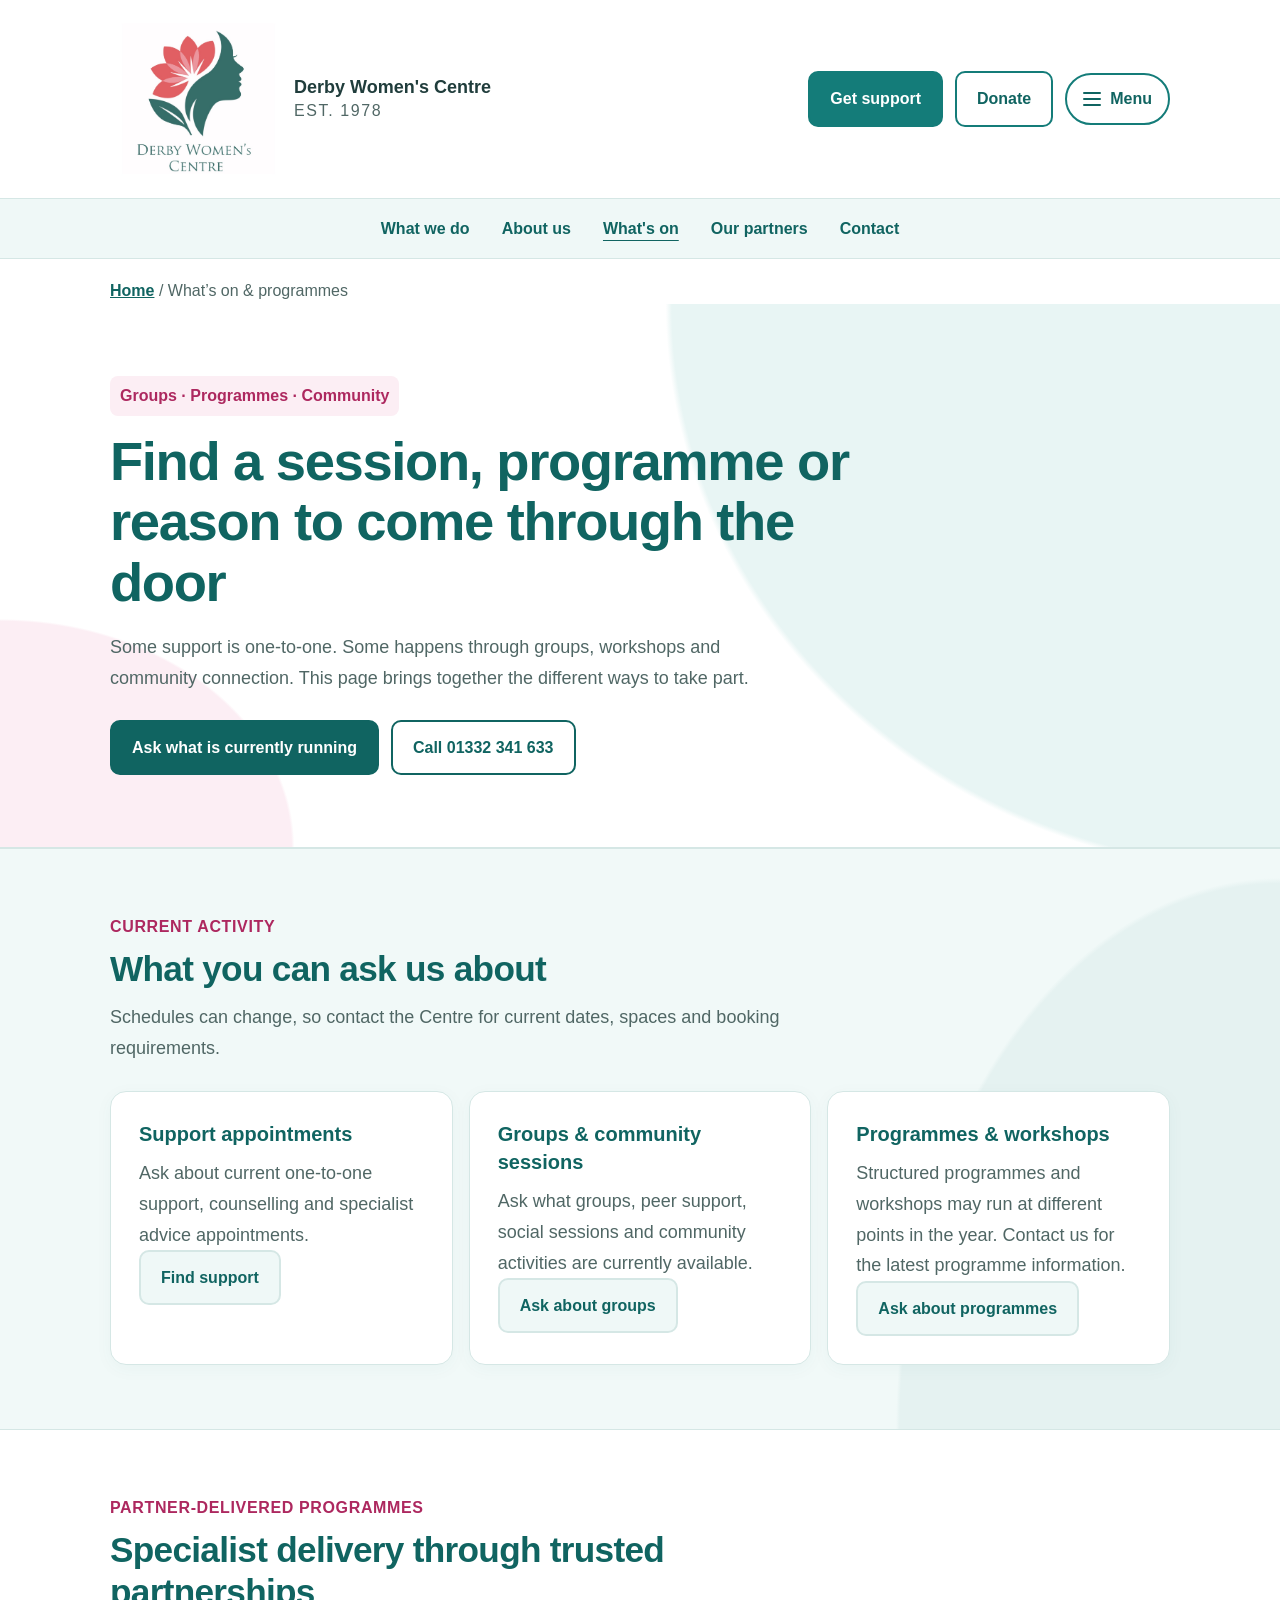
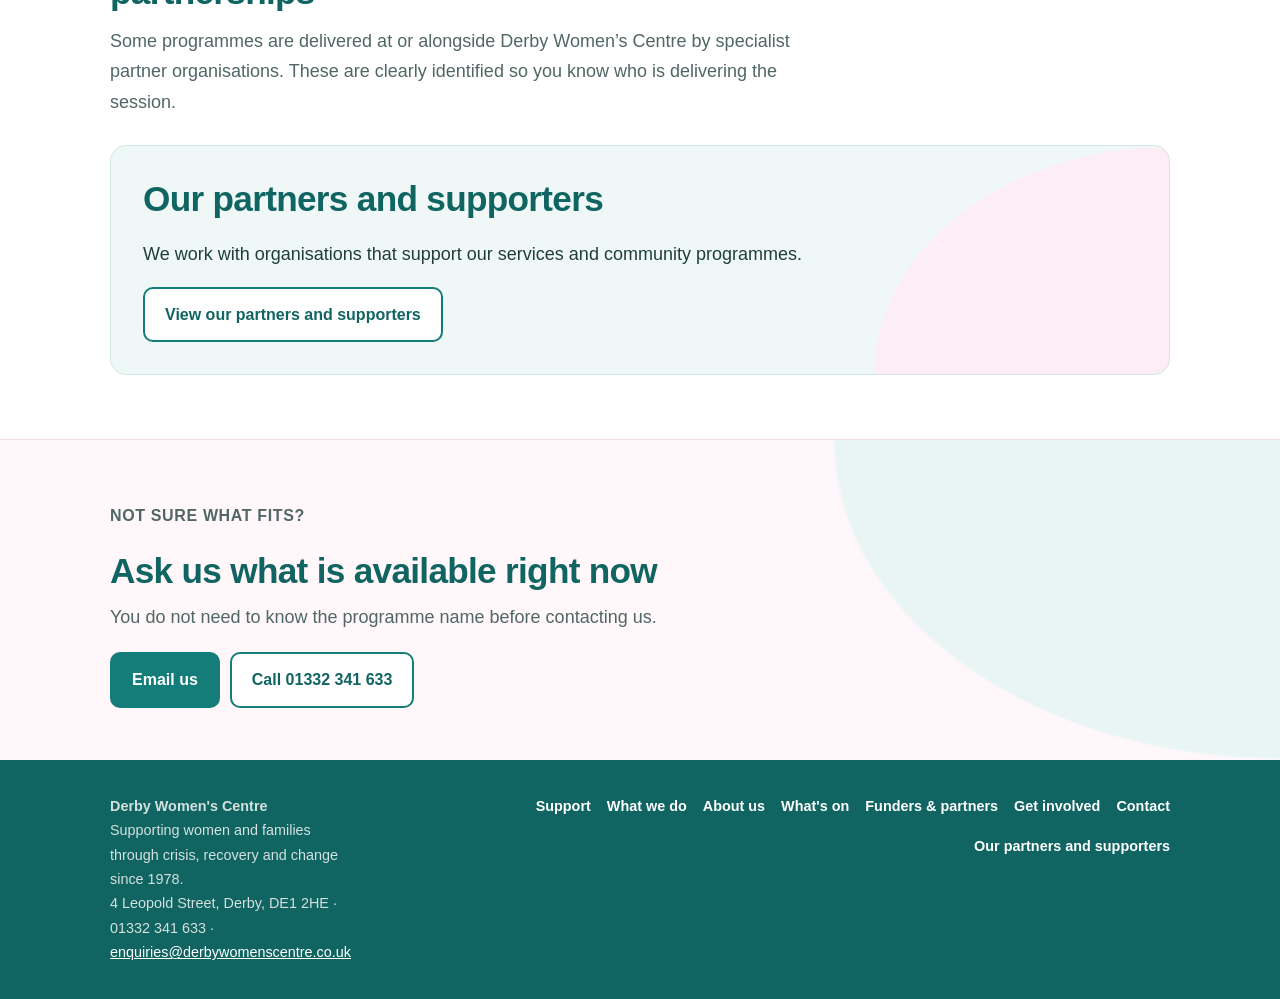
<file: whats-on.html>
<!DOCTYPE html>

<html lang="en">
<head>
<meta charset="utf-8"/>
<meta content="width=device-width, initial-scale=1" name="viewport"/>
<meta content="Explore groups, programmes, workshops, appointments and partner-delivered community sessions available through Derby Women's Centre." name="description"/>
<meta content="#3c7771" name="theme-color"/>
<title>What's On &amp; Programmes | Derby Women's Centre</title>
<style>
:root {
  --teal:#2f6f69;
  --teal-dark:#214f4b;
  --coral:#b8444f;
  --cream:#fbf8f4;
  --soft:#f4f7f6;
  --ink:#172523;
  --muted:#53635f;
  --line:#d9e0de;
  --white:#ffffff;
  --focus:#8b2f3b;
  --radius:18px;
}
* { box-sizing:border-box; }
html { scroll-behavior:smooth; }
body {
  margin:0;
  background:var(--white);
  color:var(--ink);
  font-family:Arial, Helvetica, sans-serif;
  font-size:18px;
  line-height:1.7;
  overflow-x:hidden;
}
img { max-width:100%; height:auto; display:block; }
a { color:var(--teal-dark); }
a:focus, button:focus, summary:focus {
  outline:4px solid var(--focus);
  outline-offset:4px;
}
.container {
  width:min(1060px, calc(100% - 32px));
  margin:auto;
}
.skip-link {
  position:absolute;
  left:-9999px;
}
.skip-link:focus {
  left:16px;
  top:16px;
  z-index:1000;
  background:#fff;
  padding:10px 14px;
  border-radius:8px;
}

header {
  background:#fff;
  border-bottom:1px solid var(--line);
}
.header-inner {
  min-height:84px;
  display:flex;
  align-items:center;
  justify-content:space-between;
  gap:24px;
}
.brand {
  display:flex;
  align-items:center;
  gap:14px;
  text-decoration:none;
  color:var(--ink);
  min-width:0;
}
.brand img {
  width:74px;
  height:74px;
  object-fit:contain;
  object-position:center;
  flex:0 0 auto;
}
.brand-copy {
  display:flex;
  flex-direction:column;
  line-height:1.15;
}
.brand-copy strong {
  font-size:1rem;
}
.brand-copy span {
  margin-top:4px;
  color:var(--muted);
  font-size:.72rem;
  letter-spacing:.1em;
}
.header-actions {
  display:flex;
  align-items:center;
  gap:10px;
}
.nav-link {
  text-decoration:none;
  font-weight:700;
  font-size:.9rem;
}
.button {
  display:inline-flex;
  align-items:center;
  justify-content:center;
  min-height:50px;
  padding:12px 20px;
  border-radius:999px;
  background:var(--teal);
  border:2px solid var(--teal);
  color:#fff;
  text-decoration:none;
  font-weight:700;
  text-align:center;
}
.button:hover { background:var(--teal-dark); border-color:var(--teal-dark); }
.button.secondary {
  background:#fff;
  color:var(--teal-dark);
}
.button.soft {
  background:var(--cream);
  color:var(--teal-dark);
  border-color:var(--line);
}
.button.light {
  background:#fff;
  color:var(--teal-dark);
  border-color:#fff;
}
.button.light:hover {
  background:var(--cream);
  color:var(--teal-dark);
  border-color:var(--cream);
}

.start-strip {
  background:var(--soft);
  border-bottom:1px solid var(--line);
}
.start-inner {
  padding:16px 0;
}
.start-inner p {
  margin:0 0 10px;
  font-weight:700;
}
.start-choices {
  display:grid;
  grid-template-columns:repeat(3,1fr);
  gap:10px;
}
.start-choice {
  display:block;
  padding:14px 16px;
  border:1px solid var(--line);
  border-radius:14px;
  background:#fff;
  text-decoration:none;
  font-weight:700;
}
.start-choice small {
  display:block;
  margin-top:4px;
  color:var(--muted);
  font-weight:400;
}

.hero {
  padding:58px 0 44px;
}
.badge {
  display:inline-block;
  margin-bottom:16px;
  padding:6px 10px;
  border-radius:999px;
  background:#fdebed;
  color:#7c2e37;
  font-size:.82rem;
  font-weight:700;
}
h1,h2,h3 {
  margin:0;
  line-height:1.25;
}
h1 {
  max-width:780px;
  font-size:clamp(2.4rem, 6vw, 4.4rem);
}
h2 {
  font-size:clamp(1.8rem, 4vw, 2.8rem);
}
h3 {
  font-size:1.2rem;
}
.hero-copy {
  max-width:760px;
}
.lead {
  margin:18px 0 0;
  color:var(--muted);
  max-width:68ch;
}
.hero-actions {
  display:flex;
  gap:12px;
  flex-wrap:wrap;
  margin-top:26px;
}
.quick-contact {
  margin-top:26px;
  padding:18px;
  border:1px solid var(--line);
  border-radius:16px;
  background:var(--cream);
}
.quick-contact strong {
  display:block;
  margin-bottom:6px;
}
.quick-contact p {
  margin:0;
}
.quick-contact a {
  font-weight:700;
}

.section {
  padding:64px 0;
  border-top:1px solid var(--line);
}
.section.soft {
  background:var(--cream);
}
.section-head {
  max-width:760px;
  margin-bottom:28px;
}
.label {
  margin:0 0 8px;
  color:var(--coral);
  font-size:.8rem;
  font-weight:700;
  letter-spacing:.08em;
  text-transform:uppercase;
}
.section-head p:last-child {
  margin:12px 0 0;
  color:var(--muted);
  max-width:68ch;
}

.card-grid {
  display:grid;
  grid-template-columns:repeat(3,1fr);
  gap:16px;
}
.card {
  padding:22px;
  border:1px solid var(--line);
  border-radius:var(--radius);
  background:#fff;
}
.card p {
  margin:10px 0 0;
  color:var(--muted);
}
.card strong.step {
  display:block;
  margin-bottom:8px;
  color:var(--coral);
  font-size:.8rem;
  letter-spacing:.06em;
}

.quote {
  padding:34px 0;
  background:var(--teal-dark);
  color:#fff;
}
.quote blockquote {
  margin:0;
  max-width:800px;
  font-size:1.25rem;
  line-height:1.6;
}
.quote cite {
  display:block;
  margin-top:12px;
  color:#dce9e7;
  font-style:normal;
  font-size:.9rem;
}

.support-layout {
  display:grid;
  grid-template-columns:1.2fr 1fr;
  gap:16px;
}
.feature {
  background:#fff6f6;
  border-color:#efc6ca;
}
.feature .button {
  margin-top:18px;
}
.mini-stack {
  display:grid;
  gap:12px;
}
.notice {
  margin-top:16px;
  padding:18px;
  border-left:5px solid var(--coral);
  background:#fff8f8;
  border-radius:12px;
}
.notice strong {
  display:block;
  margin-bottom:4px;
}

details {
  margin-top:14px;
  border:1px solid var(--line);
  border-radius:14px;
  background:#fff;
}
summary {
  cursor:pointer;
  padding:16px 18px;
  font-weight:700;
}
.details-body {
  padding:0 18px 18px;
  color:var(--muted);
}
.details-body p {
  margin:0 0 12px;
}
.stats {
  display:grid;
  grid-template-columns:repeat(5,1fr);
  gap:10px;
  margin-top:22px;
}
.stat {
  padding:18px 12px;
  border:1px solid var(--line);
  border-radius:14px;
  background:#fff;
  text-align:center;
}
.stat strong {
  display:block;
  color:var(--teal-dark);
  font-size:1.4rem;
}
.stat span {
  display:block;
  margin-top:5px;
  color:var(--muted);
  font-size:.8rem;
  line-height:1.4;
}

.event-list {
  display:grid;
  gap:12px;
}
.event {
  display:grid;
  grid-template-columns:180px 1fr auto;
  gap:18px;
  align-items:start;
  padding:18px;
  border:1px solid var(--line);
  border-radius:14px;
  background:#fff;
}
.event-date {
  font-weight:700;
  color:var(--coral);
}
.event p {
  margin:6px 0 0;
  color:var(--muted);
}

.partner {
  padding:24px;
  border-radius:18px;
  background:var(--teal-dark);
  color:#fff;
}
.partner p {
  margin:10px 0 18px;
  color:#e1ecea;
  max-width:70ch;
}
.partner-actions {
  display:flex;
  gap:10px;
  flex-wrap:wrap;
}

.footer-cta {
  padding:52px 0;
  background:var(--cream);
}
.footer-cta p {
  margin:10px 0 20px;
  color:var(--muted);
  max-width:65ch;
}
.footer-actions {
  display:flex;
  gap:10px;
  flex-wrap:wrap;
}

footer {
  padding:34px 0;
  background:#203b38;
  color:#edf5f4;
}
.footer-simple {
  display:grid;
  grid-template-columns:1fr auto;
  gap:24px;
  align-items:start;
}
.footer-simple p {
  margin:0;
  max-width:700px;
  color:#d4e1df;
  font-size:.9rem;
}
.footer-simple a {
  color:#fff;
}
.footer-links {
  display:flex;
  gap:16px;
  flex-wrap:wrap;
  justify-content:flex-end;
}
.footer-links a {
  color:#fff;
  font-weight:700;
  text-decoration:none;
  font-size:.9rem;
}

.mobile-help {
  display:none;
}


.menu-wrap {
  position:relative;
}
.menu-button {
  display:inline-flex;
  align-items:center;
  justify-content:center;
  gap:9px;
  min-height:46px;
  padding:10px 16px;
  border:2px solid var(--teal);
  border-radius:999px;
  background:#fff;
  color:var(--teal-dark);
  font:inherit;
  font-size:.9rem;
  font-weight:700;
  cursor:pointer;
}
.menu-icon {
  width:18px;
  height:14px;
  position:relative;
  display:inline-block;
}
.menu-icon::before,
.menu-icon::after,
.menu-icon span {
  content:"";
  position:absolute;
  left:0;
  width:18px;
  height:2px;
  border-radius:2px;
  background:currentColor;
}
.menu-icon::before { top:0; }
.menu-icon span { top:6px; }
.menu-icon::after { top:12px; }
.dropdown-menu {
  display:none;
  position:absolute;
  right:0;
  top:calc(100% + 10px);
  width:min(310px, calc(100vw - 28px));
  padding:10px;
  border:1px solid var(--line);
  border-radius:16px;
  background:#fff;
  box-shadow:0 18px 45px rgba(33,79,75,.16);
  z-index:200;
}
.dropdown-menu.open { display:block; }
.dropdown-menu a {
  display:block;
  padding:12px 14px;
  border-radius:10px;
  color:var(--ink);
  text-decoration:none;
  font-weight:700;
}
.dropdown-menu a:hover,
.dropdown-menu a:focus {
  background:var(--soft);
}
.dropdown-menu .menu-support {
  background:var(--teal);
  color:#fff;
  margin-bottom:5px;
}
.dropdown-menu .menu-support:hover,
.dropdown-menu .menu-support:focus {
  background:var(--teal-dark);
}

@media (max-width:900px) {
  .header-actions .nav-link { display:none; }
  .card-grid { grid-template-columns:1fr; }
  .support-layout { grid-template-columns:1fr; }
  .stats { grid-template-columns:repeat(3,1fr); }
  .event { grid-template-columns:1fr; gap:8px; }
  .event .button { width:fit-content; }
  .footer-simple { grid-template-columns:1fr; }
  .footer-links { justify-content:flex-start; }
}
@media (max-width:700px) {
  body { font-size:17px; }
  .container { width:min(100% - 24px,1060px); }
  .brand img { width:60px; height:60px; }
  .brand-copy strong { font-size:.9rem; }
  .header-actions .button { padding:10px 14px; min-height:42px; }
  .start-choices { grid-template-columns:1fr; }
  .hero { padding:42px 0 34px; }
  h1 { font-size:2.4rem; }
  .hero-actions, .footer-actions, .partner-actions { flex-direction:column; }
  .hero-actions .button, .footer-actions .button, .partner-actions .button { width:100%; }
  .stats { grid-template-columns:1fr 1fr; }
  .section { padding:52px 0; }
  .mobile-help {
    display:block;
    position:fixed;
    left:0; right:0; bottom:0;
    z-index:100;
    padding:10px 12px calc(10px + env(safe-area-inset-bottom));
    background:#fff;
    border-top:1px solid var(--line);
  }
  .mobile-help a {
    display:block;
    padding:13px 16px;
    border-radius:999px;
    background:var(--teal);
    color:#fff;
    text-align:center;
    text-decoration:none;
    font-weight:700;
  }
  footer { padding-bottom:94px; }
}
@media (prefers-reduced-motion:reduce) {
  html { scroll-behavior:auto; }
  * { animation:none !important; transition:none !important; }
}

.breadcrumb { padding:18px 0 0; font-size:.88rem; color:var(--muted); }
.breadcrumb a { font-weight:700; }
.two-col { display:grid; grid-template-columns:1.2fr .8fr; gap:28px; align-items:start; }
.value-grid { display:grid; grid-template-columns:repeat(2,1fr); gap:16px; }
.timeline { display:grid; gap:14px; margin-top:24px; }
.timeline-item { border-left:4px solid var(--coral); padding:4px 0 4px 18px; }
.timeline-item strong { color:var(--teal-dark); }
.partner-card { padding:24px; border:1px solid var(--line); border-radius:var(--radius); background:#fff; }
@media (max-width:800px) { .two-col,.value-grid { grid-template-columns:1fr; } }
</style>
<link href="centre-theme.css" rel="stylesheet"/></head>
<body>
<a class="skip-link" href="#main">Skip to main content</a>
<header>
<div class="container header-inner">
<a aria-label="Derby Women's Centre home" class="brand" href="index.html">
<img alt="Derby Women's Centre logo" src="[data-uri]"/>
<span class="brand-copy"><strong>Derby Women's Centre</strong><span>EST. 1978</span></span>
</a>
<div class="header-actions">
<a class="button header-support" href="find-support.html">Get support</a>
<div class="menu-wrap">
<button aria-controls="siteMenu" aria-expanded="false" class="menu-button" id="menuButton" type="button">
<span aria-hidden="true" class="menu-icon"><span></span></span> Menu
        </button>
<nav aria-label="Website menu" class="dropdown-menu" id="siteMenu">
<a class="menu-support" href="find-support.html">Find support</a>
<a href="what-we-do.html">What we do</a>
<a href="about-us.html">About us</a>
<a aria-current="page" href="whats-on.html">What's on</a>
<a href="funders-partners.html">For funders &amp; partners</a>
<a href="get-involved.html">Get involved</a>
<a href="contact.html">Contact us</a>
<a href="our-partners.html">Our partners and supporters</a></nav>
</div>
<a class="button secondary header-donate" href="https://www.gofundme.com/f/be-their-lifeline-dwc" rel="noopener" target="_blank">Donate</a>
</div>
</div>
<nav class="desktop-nav" aria-label="Main navigation"><a href="what-we-do.html">What we do</a><a href="about-us.html">About us</a><a aria-current="page" href="whats-on.html">What's on</a><a href="our-partners.html">Our partners</a><a href="contact.html">Contact</a></nav>
</header>
<main id="main">
<div class="container breadcrumb"><a href="index.html">Home</a> / What’s on &amp; programmes</div>
<section class="hero">
<div class="container"><div class="hero-copy">
<span class="badge">Groups · Programmes · Community</span>
<h1>Find a session, programme or reason to come through the door</h1>
<p class="lead">Some support is one-to-one. Some happens through groups, workshops and community connection. This page brings together the different ways to take part.</p>
<div class="hero-actions"><a class="button" href="mailto:enquiries@derbywomenscentre.co.uk?subject=General%20enquiry%20%E2%80%93%20Derby%20Women%27s%20Centre&amp;body=Hello%20Derby%20Women%27s%20Centre%2C%0A%0AI%20would%20like%20to%20make%20an%20enquiry%20about%3A%0A%0A%5BPlease%20add%20details%20here%5D%0A%0AMy%20preferred%20way%20to%20be%20contacted%20is%3A%0A%0AThank%20you.">Ask what is currently running</a><a class="button secondary" href="tel:01332341633">Call 01332 341 633</a></div>
</div></div>
</section>
<section class="section soft"><div class="container">
<div class="section-head"><p class="label">Current activity</p><h2>What you can ask us about</h2><p>Schedules can change, so contact the Centre for current dates, spaces and booking requirements.</p></div>
<div class="card-grid">
<article class="card"><h3>Support appointments</h3><p>Ask about current one-to-one support, counselling and specialist advice appointments.</p><a class="button soft" href="find-support.html">Find support</a></article>
<article class="card"><h3>Groups &amp; community sessions</h3><p>Ask what groups, peer support, social sessions and community activities are currently available.</p><a class="button soft" href="mailto:enquiries@derbywomenscentre.co.uk?subject=Programme%20enquiry%20%E2%80%93%20Derby%20Women%27s%20Centre&amp;body=Hello%20Derby%20Women%27s%20Centre%2C%0A%0AI%20would%20like%20to%20ask%20about%20a%20programme%20or%20activity%20at%20Derby%20Women%27s%20Centre.%0A%0AProgramme%20/%20activity%3A%0A%0AMy%20question%20is%3A%0A%0A%5BPlease%20add%20details%20here%5D%0A%0AThank%20you.">Ask about groups</a></article>
<article class="card"><h3>Programmes &amp; workshops</h3><p>Structured programmes and workshops may run at different points in the year. Contact us for the latest programme information.</p><a class="button soft" href="mailto:enquiries@derbywomenscentre.co.uk?subject=Programme%20enquiry%20%E2%80%93%20Derby%20Women%27s%20Centre&amp;body=Hello%20Derby%20Women%27s%20Centre%2C%0A%0AI%20would%20like%20to%20ask%20about%20a%20programme%20or%20activity%20at%20Derby%20Women%27s%20Centre.%0A%0AProgramme%20/%20activity%3A%0A%0AMy%20question%20is%3A%0A%0A%5BPlease%20add%20details%20here%5D%0A%0AThank%20you.">Ask about programmes</a></article>
</div>
</div></section>
<section class="section"><div class="container">
<div class="section-head"><p class="label">Partner-delivered programmes</p><h2>Specialist delivery through trusted partnerships</h2><p>Some programmes are delivered at or alongside Derby Women’s Centre by specialist partner organisations. These are clearly identified so you know who is delivering the session.</p></div>
<div class="partner-summary"><h2>Our partners and supporters</h2><p>We work with organisations that support our services and community programmes.</p><a class="button secondary" href="our-partners.html">View our partners and supporters</a></div>
</div></section>
<section class="footer-cta" id="contact"><div class="container"><p class="label">Not sure what fits?</p><h2>Ask us what is available right now</h2><p>You do not need to know the programme name before contacting us.</p><div class="footer-actions"><a class="button" href="mailto:enquiries@derbywomenscentre.co.uk?subject=General%20enquiry%20%E2%80%93%20Derby%20Women%27s%20Centre&amp;body=Hello%20Derby%20Women%27s%20Centre%2C%0A%0AI%20would%20like%20to%20make%20an%20enquiry%20about%3A%0A%0A%5BPlease%20add%20details%20here%5D%0A%0AMy%20preferred%20way%20to%20be%20contacted%20is%3A%0A%0AThank%20you.">Email us</a><a class="button secondary" href="tel:01332341633">Call 01332 341 633</a></div></div></section>
</main>
<footer>
<div class="container footer-simple">
<p><strong>Derby Women's Centre</strong><br/>Supporting women and families through crisis, recovery and change since 1978.<br/>4 Leopold Street, Derby, DE1 2HE · 01332 341 633 · <a href="mailto:enquiries@derbywomenscentre.co.uk?subject=General%20enquiry%20%E2%80%93%20Derby%20Women%27s%20Centre&amp;body=Hello%20Derby%20Women%27s%20Centre%2C%0A%0AI%20would%20like%20to%20make%20an%20enquiry%20about%3A%0A%0A%5BPlease%20add%20details%20here%5D%0A%0AMy%20preferred%20way%20to%20be%20contacted%20is%3A%0A%0AThank%20you.">enquiries@derbywomenscentre.co.uk</a></p>
<div class="footer-links"><a href="find-support.html">Support</a><a href="what-we-do.html">What we do</a><a href="about-us.html">About us</a><a href="whats-on.html">What's on</a><a href="funders-partners.html">Funders &amp; partners</a><a href="get-involved.html">Get involved</a><a href="contact.html">Contact</a><a href="our-partners.html">Our partners and supporters</a></div>
</div>
</footer>
<div class="mobile-help"><a href="mailto:enquiries@derbywomenscentre.co.uk?subject=Website%20enquiry%20%E2%80%93%20Derby%20Women%27s%20Centre&amp;body=Name%3A%0A%0AContact%20details%3A%0A%0AEnquiry%3A%0A">Send an Enquiry</a></div>
<script>
(function () {
  const button = document.getElementById('menuButton');
  const menu = document.getElementById('siteMenu');
  function closeMenu() { menu.classList.remove('open'); button.setAttribute('aria-expanded','false'); }
  button.addEventListener('click', function () { const open = menu.classList.toggle('open'); button.setAttribute('aria-expanded',String(open)); });
  menu.querySelectorAll('a').forEach(function(link) { link.addEventListener('click', closeMenu); });
  document.addEventListener('click', function(event) { if (!event.target.closest('.menu-wrap')) closeMenu(); });
  document.addEventListener('keydown', function(event) { if (event.key === 'Escape') { closeMenu(); button.focus(); } });
})();
</script>
</body>
</html>
</file>
<file: centre-theme.css>
/* Reference-led DWC theme: pale curved shapes, teal and pink accents. */
:root {
  --teal:#147c79; --teal-dark:#106461; --coral:#b72b64;
  --cream:#eff8f7; --soft:#fceef4; --ink:#203d3c; --muted:#506765;
  --line:#d5e7e5; --focus:#b72b64; --radius:16px;
}
body {
  background:#ffffff; color:var(--ink); font-size:1.125rem;
  font-family:Inter, "Segoe UI", Arial, sans-serif;
}
header { background:#ffffff; border-bottom:1px solid var(--line); }
.header-inner { min-height:88px; }
.start-strip { background:#eff8f7; }
.start-choice { background:#ffffff; border-radius:12px; }
.hero {
  padding:72px 0; color:var(--ink); border-bottom:1px solid var(--line);
  background-color:#ffffff;
  background-image:
    radial-gradient(ellipse 48% 105% at 100% 0%, #e8f5f4 99%, transparent 100%),
    radial-gradient(ellipse 23% 42% at 0% 100%, #fceef4 99%, transparent 100%);
}
.hero h1 { max-width:820px; color:var(--teal-dark); }
.hero .lead { color:var(--muted); }
.hero .badge { background:#fceef4; color:#ad285f; border-radius:8px; }
.hero .button { background:var(--teal-dark); border-color:var(--teal-dark); color:#ffffff; }
.hero .button:hover { background:#0b514f; border-color:#0b514f; }
.hero .button.secondary { background:#ffffff; color:var(--teal-dark); border-color:var(--teal-dark); }
.hero .button.secondary:hover { background:#eff8f7; }
.hero .quick-contact { background:#ffffff; border-color:var(--line); border-radius:12px; }
.hero .quick-contact a { color:var(--teal-dark); }
.hero .quick-contact p { color:var(--ink); }
.section { background:#ffffff; padding:64px 0; }
.section.soft {
  background-color:#f1f9f8; border-color:var(--line);
  background-image:radial-gradient(ellipse 30% 95% at 100% 100%, #e5f2f1 99%, transparent 100%);
}
.card, .review-card, .partner-card, .partner-tile {
  background:#ffffff; border:1px solid var(--line); border-radius:16px;
  box-shadow:0 4px 18px rgba(16,100,97,.04);
}
.card { padding:28px; }
h1 { font-size:clamp(2.2rem,4.5vw,3.4rem); line-height:1.12; letter-spacing:-.025em; }
h2 { color:var(--teal-dark); font-size:clamp(1.6rem,3vw,2.2rem); line-height:1.2; letter-spacing:-.02em; }
h3 { color:var(--teal-dark); font-size:1.25rem; line-height:1.4; }
p, li, .lead, .review-card blockquote { font-size:1.125rem; }
.label, .badge, .button, .menu-button, .call-link, .brand-copy strong,
.start-choice, .review-source, .footer-links, .breadcrumb, figcaption { font-size:1rem; }
.brand-copy span, .start-choice small, .step { font-size:1rem; }
.label { color:#ad285f; letter-spacing:.04em; }
.button { border-radius:10px; }
.button.secondary, .button.light { background:#ffffff; }
.footer-cta {
  background-color:#fff7fa;
  background-image:radial-gradient(ellipse 35% 100% at 100% 0%, #e8f5f4 99%, transparent 100%);
  border-top:1px solid #efdce5;
}
footer { background:#106461; }
.review-card footer { background:transparent; }
.partner-summary {
  padding:32px; border-radius:16px; border:1px solid var(--line);
  background-color:#eff8f7;
  background-image:radial-gradient(ellipse 28% 100% at 100% 100%, #fceef4 99%, transparent 100%);
}
.partner-grid {
  display:grid; grid-template-columns:repeat(3,minmax(0,1fr)); gap:24px; margin-top:32px;
}
.partner-tile {
  display:flex; align-items:center; justify-content:center; min-height:180px;
  padding:28px; text-align:center; border-top:3px solid #e28cac;
}
.partner-tile h2 { font-size:1.25rem; line-height:1.4; letter-spacing:0; overflow-wrap:anywhere; }
@media(max-width:760px) { .partner-grid { grid-template-columns:repeat(2,minmax(0,1fr)); } }
@media(max-width:520px) {
  .hero { padding:48px 0; background-image:
    radial-gradient(ellipse 65% 52% at 100% 0%, #e8f5f4 99%, transparent 100%),
    radial-gradient(ellipse 35% 24% at 0% 100%, #fceef4 99%, transparent 100%); }
  .section { padding:44px 0; }
  .partner-grid { grid-template-columns:1fr; }
  .partner-tile { min-height:150px; }
  .card, .partner-summary { padding:24px; }
}

/* Community-led homepage: photographs and open sections. */
.home-page .start-strip { border-bottom:1px solid var(--line); }
.home-page .start-choice { background:transparent; border:0; border-radius:0; padding:8px 12px; }
.home-page .start-choice small { display:none; }
.home-page .home-hero { display:grid; grid-template-columns:1fr 1fr; gap:48px; align-items:center; }
.home-page .hero h1 { font-size:clamp(2rem,4vw,3rem); }
.home-page .home-hero-photo, .home-page .home-community-photo { margin:0; }
.home-page .home-hero-photo img, .home-page .home-community-photo img { width:100%; height:auto; border-radius:20px; display:block; }
.home-page .home-hero-photo figcaption { margin-top:12px; color:var(--muted); }
.home-page .home-address { margin-top:22px; font-size:1rem; }
.home-page .home-support { display:grid; grid-template-columns:1fr 1.35fr; gap:64px; align-items:start; }
.home-page .home-support-list { display:grid; gap:24px; }
.home-page .home-support-list article { border-bottom:1px solid var(--line); padding-bottom:24px; }
.home-page .home-support-list article:last-child { border-bottom:0; padding-bottom:0; }
.home-page .home-support-list p { margin:8px 0; }
.home-page .home-support-list a { font-weight:700; font-size:1rem; }
.home-page .home-community { display:grid; grid-template-columns:1.15fr 1fr; gap:48px; align-items:center; }
.home-page .home-community .hero-actions { align-items:center; }
.home-page .home-quotes { display:grid; grid-template-columns:1fr 1fr 1fr; gap:32px; }
.home-page .home-quotes figure { margin:0; padding-top:22px; border-top:3px solid #e28cac; }
.home-page .home-quotes blockquote { margin:0; font-size:1.125rem; line-height:1.7; }
.home-page .home-quotes figcaption { margin-top:16px; color:var(--muted); }
.home-page .home-contribute { display:grid; grid-template-columns:1fr 1fr; gap:64px; }
.home-page .home-contribute .hero-actions { align-items:center; }
.home-page .community-photo { border-radius:20px; height:auto; box-shadow:none; }
.home-page .section { border-top:0; }
.home-page .section.soft { background-image:none; }
.home-page .footer-cta { padding:56px 0; }
@media(max-width:850px) {
 .home-page .home-hero, .home-page .home-support, .home-page .home-community { grid-template-columns:1fr; gap:32px; }
 .home-page .home-hero-photo { max-width:650px; }
 .home-page .home-quotes { grid-template-columns:1fr; gap:28px; }
}
@media(max-width:600px) {
 .home-page .home-contribute { grid-template-columns:1fr; gap:36px; }
 .home-page .hero { padding:36px 0 44px; }
 .home-page .home-hero-photo img, .home-page .home-community-photo img { border-radius:14px; }
 .home-page .start-choice { padding:8px 0; }
}

/* Larger Centre identity and clearer routes into support. */
header .header-inner { min-height:198px; padding-top:14px; padding-bottom:14px; }
header .brand img { width:170px; height:170px; }
header .brand-copy strong { font-size:1.125rem; }
header .header-actions { gap:12px; flex-wrap:wrap; justify-content:flex-end; }
header .header-support { order:0; }
header .header-donate { order:1; }
header .menu-wrap { order:2; }
.desktop-nav { display:flex; flex-wrap:wrap; justify-content:center; gap:12px 32px; padding:12px 16px; border-top:1px solid var(--line); background:var(--cream); }
.desktop-nav a { font-size:1rem; font-weight:600; text-decoration:none; padding:4px 0; }
.desktop-nav a:hover, .desktop-nav a[aria-current="page"] { text-decoration:underline; text-underline-offset:6px; }
.contact-steps { display:grid; grid-template-columns:repeat(3,minmax(0,1fr)); gap:28px; }
.contact-steps article { padding-top:18px; border-top:3px solid #e28cac; }
.contact-steps p { margin:8px 0 0; }
.visit-guidance { margin-top:24px; padding:24px; border:1px solid var(--line); border-radius:16px; background:var(--cream); }
.visit-guidance p { margin:8px 0 0; }
@media(max-width:900px) { .desktop-nav { display:none; } }
@media(max-width:700px) {
 header .header-inner { min-height:0; flex-wrap:wrap; gap:12px; padding-top:12px; padding-bottom:12px; }
 header .brand img { width:135px; height:135px; }
 header .brand-copy strong { font-size:1rem; }
 header .brand-copy span { font-size:.875rem; }
 header .header-actions { width:100%; justify-content:flex-start; gap:8px; }
 header .header-actions .button, header .menu-button { padding:10px 12px; min-height:44px; font-size:1rem; }
 header .header-support { flex:1; }
 header .dropdown-menu { right:0; width:min(310px,calc(100vw - 24px)); }
 .contact-steps { grid-template-columns:1fr; gap:22px; }
}
@media(min-width:701px) and (max-width:900px) {
 header .brand-copy { max-width:155px; }
 header .header-actions { gap:8px; }
 header .header-actions .button, header .menu-button { padding:10px 12px; }
}
</file>
